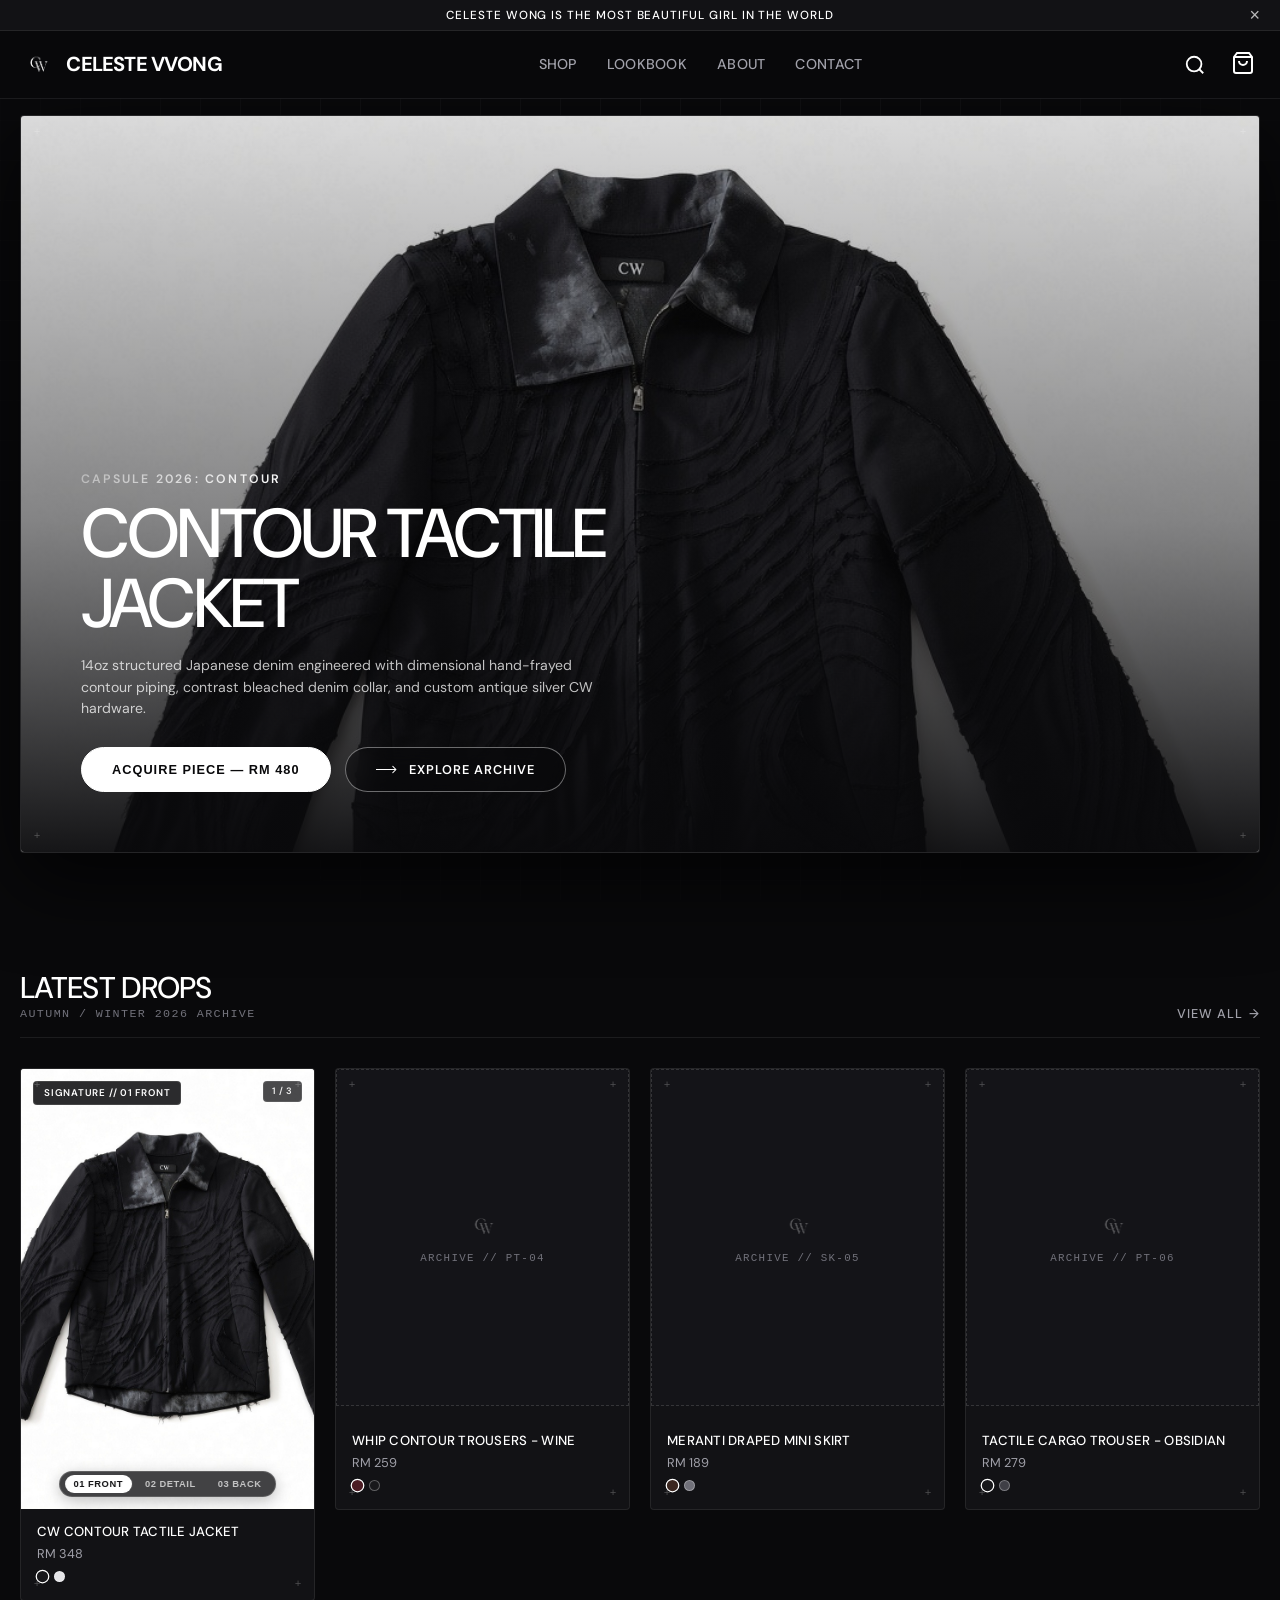
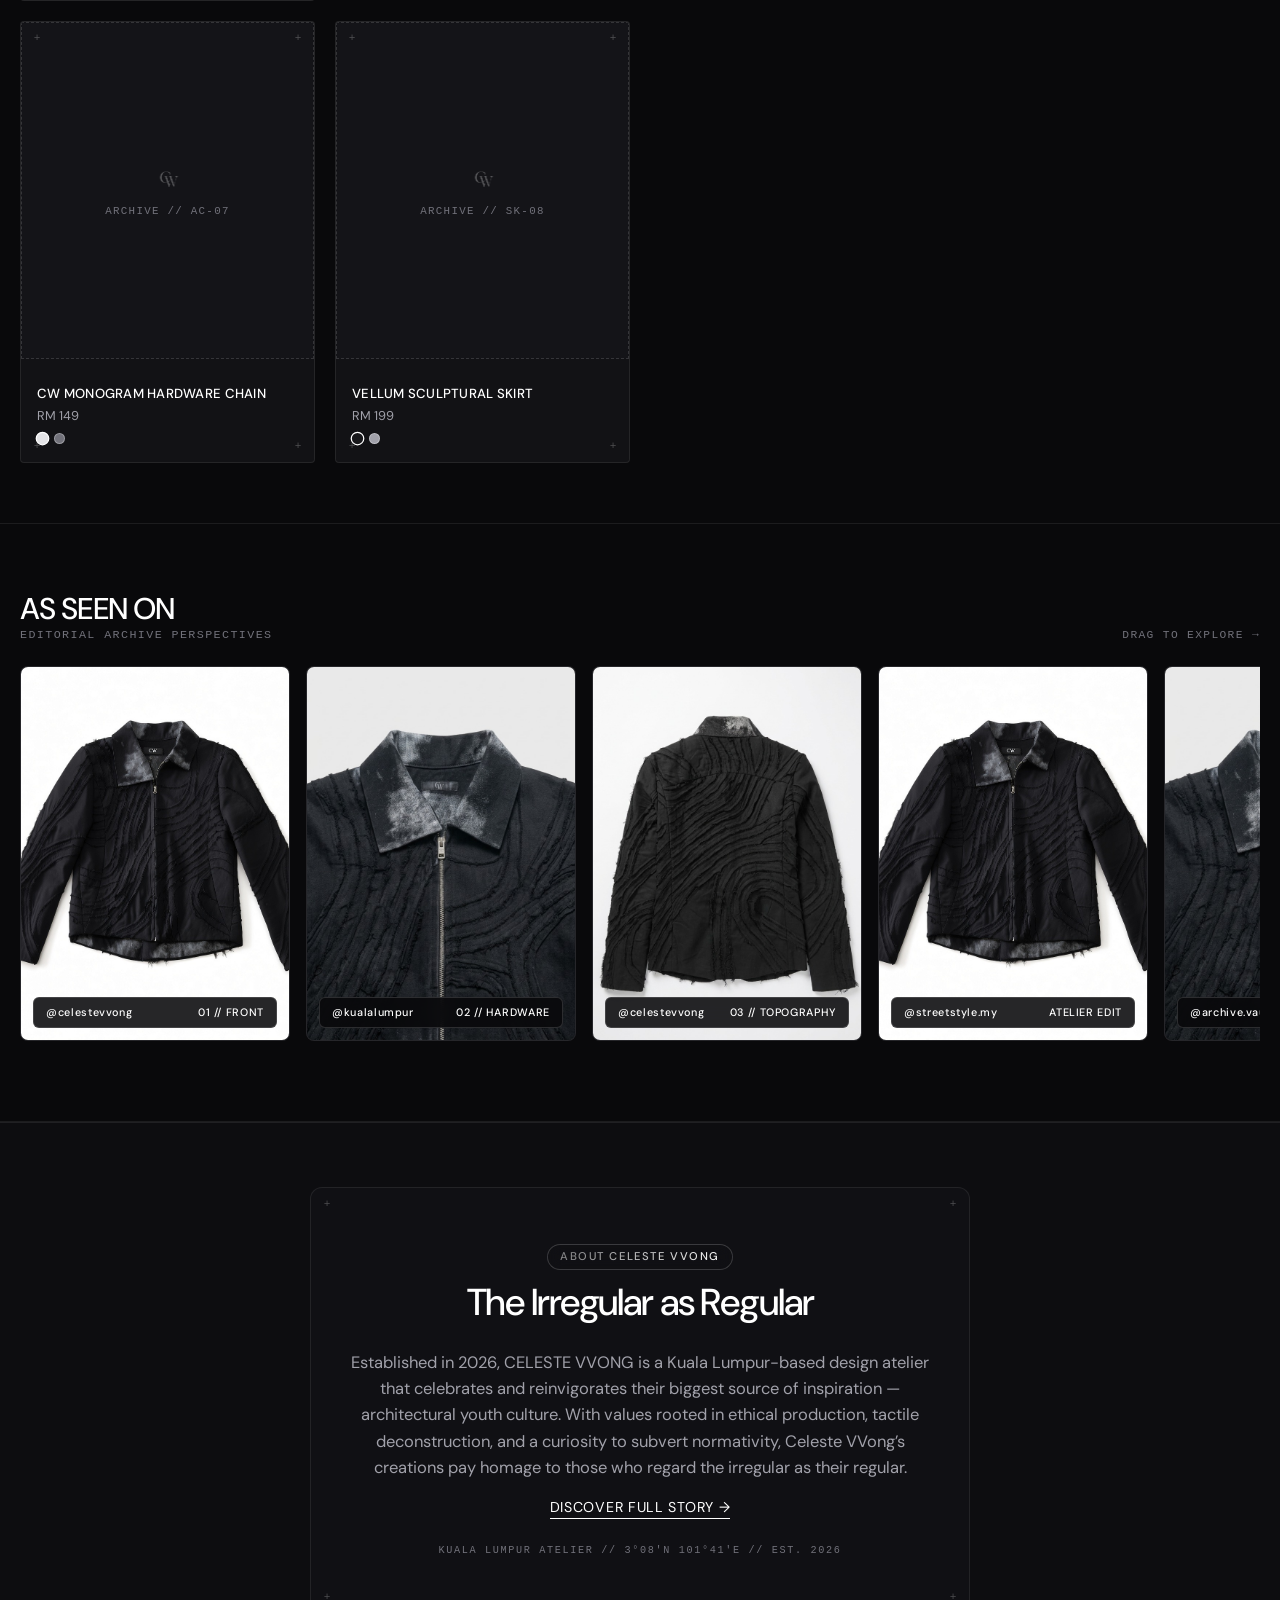
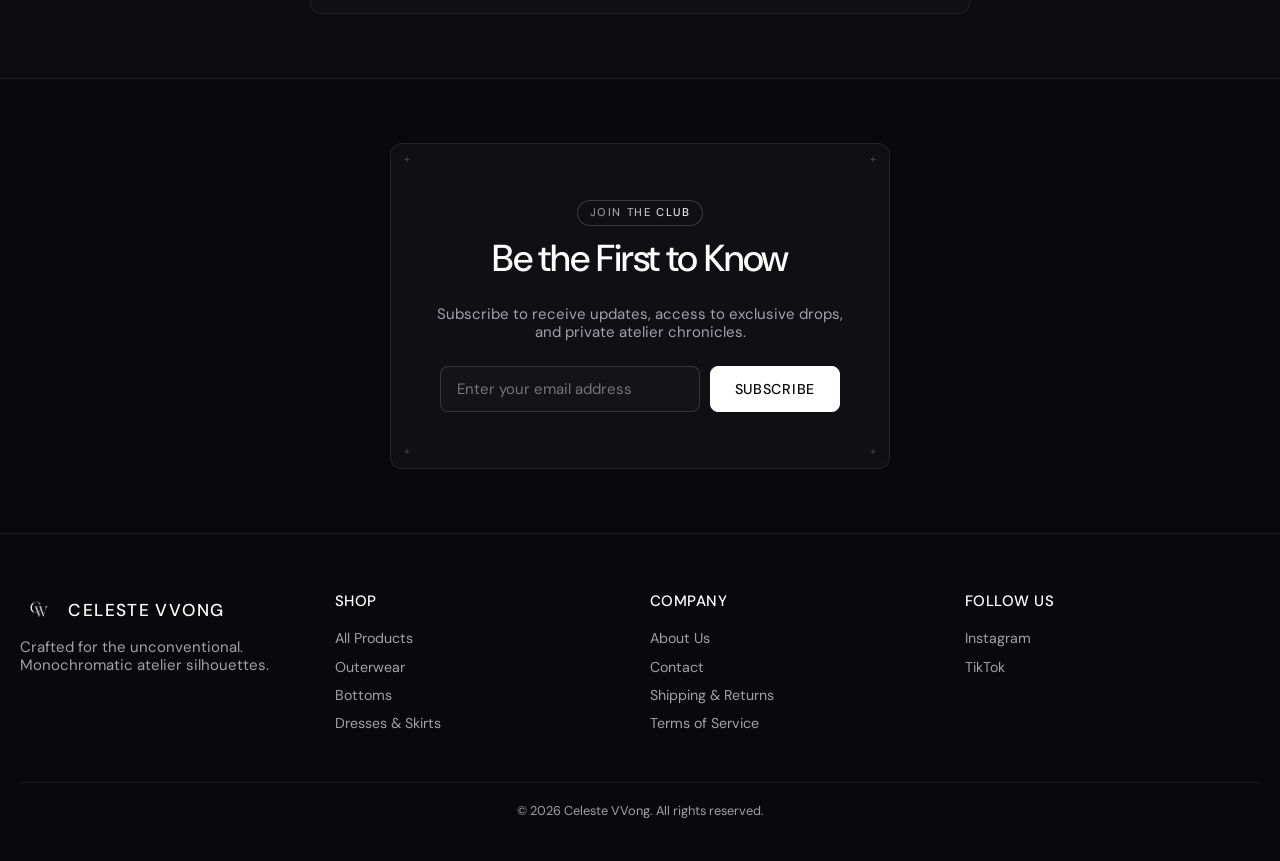
<file: index.html>
<!DOCTYPE html>
<html lang="en">
<head>
    <meta charset="UTF-8">
    <meta name="viewport" content="width=device-width, initial-scale=1.0">
    <title>Celeste VVong | Official Store</title>
    <!-- DM Sans Font from Google Fonts -->
    <link rel="preconnect" href="https://fonts.googleapis.com">
    <link rel="preconnect" href="https://fonts.gstatic.com" crossorigin>
    <link href="https://fonts.googleapis.com/css2?family=DM+Sans:wght@400;500;600&display=swap" rel="stylesheet">
    
    <!-- Link to external CSS file (DO NOT REMOVE) -->
    <link rel="stylesheet" href="css/style.css">
</head>
<body class="page-home bw-theme">

    <!-- ReactBits Interactive Backgrounds -->
    <canvas id="squares-canvas"></canvas>
    <div class="db-grid-background"></div>

    <!-- 
      ANNOUNCEMENT BAR
      EDIT: Change the text inside the span to update your current promotion or announcement.
    -->
    <div class="announcement-bar">
        <span>Celeste Wong is the most beautiful girl in the world</span>
        <button class="announcement-bar-close" aria-label="Close announcement">&times;</button>
    </div>

    <!-- 
      HEADER / NAVIGATION
      Sticky header containing the brand logo and main navigation links.
    -->
    <header class="site-header">
        <div class="header-container">
            <!-- Official Brand CW Logo -->
            <a href="index.html" class="logo">
                <img src="images/cw-logo-white.png" alt="CW Monogram Logo">
                <span>CELESTE VVONG</span>
            </a>

            <!-- Mobile hamburger menu button (visible only on small screens) -->
            <button class="mobile-menu-toggle" aria-label="Toggle menu">
                <span></span>
                <span></span>
                <span></span>
            </button>
            
            <nav class="main-nav">
                <ul>
                    <li><a href="shop.html">Shop</a></li>
                    <li><a href="lookbook.html">Lookbook</a></li>
                    <li><a href="about.html">About</a></li>
                    <li><a href="contact.html">Contact</a></li>
                </ul>
            </nav>

            <div class="header-actions">
                <!-- Search Icon -->
                <button class="search-toggle icon" aria-label="Search" style="background: none; border: none; color: #ffffff; cursor: pointer; display: flex; align-items: center; padding: 5px;">
                    <svg width="22" height="22" viewBox="0 0 24 24" fill="none" stroke="currentColor" stroke-width="2">
                        <circle cx="11" cy="11" r="8"></circle>
                        <line x1="21" y1="21" x2="16.65" y2="16.65"></line>
                    </svg>
                </button>
                <!-- Cart Icon with reactive count badge -->
                <button class="cart-toggle" aria-label="Open cart" style="position: relative;">
                    <svg width="24" height="24" viewBox="0 0 24 24" fill="none" stroke="currentColor" stroke-width="2">
                        <path d="M6 2L3 6v14a2 2 0 0 0 2 2h14a2 2 0 0 0 2-2V6l-3-4z"></path>
                        <line x1="3" y1="6" x2="21" y2="6"></line>
                        <path d="M16 10a4 4 0 0 1-8 0"></path>
                    </svg>
                    <span class="cart-count-badge" style="display: none; position: absolute; top: -6px; right: -8px; background: #fff; color: #09090b; font-size: 10px; width: 18px; height: 18px; border-radius: 50%; align-items: center; justify-content: center; font-weight: bold;">0</span>
                </button>
            </div>
        </div>
    </header>

    <main>
        <!-- ==========================================
             1. GHOSTBOY FULL-BLEED HERO CAMPAIGN BANNER
             ========================================== -->
        <section class="gb-hero-section">
            <div class="gb-hero-card spotlight-card">
                <div class="corner-crosshair corner-tl">+</div>
                <div class="corner-crosshair corner-tr">+</div>
                <div class="corner-crosshair corner-bl">+</div>
                <div class="corner-crosshair corner-br">+</div>
                <img class="gb-hero-bg-media" src="images/cw-jacket-front.jpg" alt="Celeste VVong Contour Tactile Jacket">
                <div class="gb-hero-gradient-overlay"></div>
                <div class="gb-hero-content">
                    <span class="gb-hero-capsule shiny-text">CAPSULE 2026: CONTOUR</span>
                    <h1 class="gb-hero-title">CONTOUR TACTILE JACKET</h1>
                    <p class="gb-hero-desc">
                        14oz structured Japanese denim engineered with dimensional hand-frayed contour piping, contrast bleached denim collar, and custom antique silver CW hardware.
                    </p>
                    <div class="gb-hero-actions">
                        <button class="gb-hero-btn gb-hero-btn--white quickview-trigger" data-quickview-img="images/cw-jacket-front.jpg">
                            <span>ACQUIRE PIECE — RM 480</span>
                        </button>
                        <a href="shop.html" class="gb-hero-btn">
                            <span class="button__icon"><svg width="21" height="9" viewBox="0 0 21 9" fill="none"><path d="M20.354 4.854a.5.5 0 0 0 0-.708L17.172.964a.5.5 0 1 0-.707.708L19.293 4.5l-2.828 2.828a.5.5 0 1 0 .707.708l3.182-3.182ZM0 5h20V4H0v1Z" fill="#fff"/></svg></span>
                            <span class="button__text">EXPLORE ARCHIVE</span>
                        </a>
                    </div>
                </div>
            </div>
        </section>

        <!-- ==========================================
             2. GHOSTBOY FEATURED COLLECTION (2:3 PORTRAIT CARDS)
             ========================================== -->
        <section class="gb-collection-section">
            <div class="container">
                <div class="gb-section-header">
                    <div>
                        <h2 class="gb-section-title">LATEST DROPS</h2>
                        <span style="font-size: 0.78rem; color: #71717a; letter-spacing: 0.12em; text-transform: uppercase; font-family: ui-monospace, monospace;">AUTUMN / WINTER 2026 ARCHIVE</span>
                    </div>
                    <a href="shop.html" class="gb-view-all-link">
                        <span>View all</span>
                        <span>&rarr;</span>
                    </a>
                </div>

                <div class="gb-product-grid">
                    <!-- UNIFIED PIECE: CW CONTOUR TACTILE JACKET (3 VIEWS COMBINED) -->
                    <div class="gb-product-card spotlight-card multi-angle-card" data-current-angle="0">
                        <div class="corner-crosshair corner-tl">+</div>
                        <div class="corner-crosshair corner-tr">+</div>
                        <div class="corner-crosshair corner-bl">+</div>
                        <div class="corner-crosshair corner-br">+</div>
                        <div class="gb-product-media">
                            <span class="gb-badge-overlay card-angle-badge">SIGNATURE // 01 FRONT</span>
                            <span class="card-angle-counter">1 / 3</span>
                            <a href="tops.html" class="card-main-link" aria-label="View CW Contour Tactile Jacket">
                                <div class="card-images-slider">
                                    <img class="angle-img is-active" src="images/cw-jacket-front.jpg" alt="CW Contour Tactile Jacket - Front View" data-angle-index="0" data-label="SIGNATURE // 01 FRONT">
                                    <img class="angle-img" src="images/cw-jacket-detail.jpg" alt="CW Contour Tactile Jacket - Atelier Detail" data-angle-index="1" data-label="ATELIER // 02 DETAIL">
                                    <img class="angle-img" src="images/cw-jacket-back.jpg" alt="CW Contour Tactile Jacket - Reverse Angle" data-angle-index="2" data-label="REVERSE // 03 BACK">
                                </div>
                            </a>
                            
                            <!-- Arrow Navigation -->
                            <button type="button" class="card-arrow-btn card-arrow-prev" aria-label="Previous image angle">&#10094;</button>
                            <button type="button" class="card-arrow-btn card-arrow-next" aria-label="Next image angle">&#10095;</button>

                            <!-- Minimalist Angle Selector Pills -->
                            <div class="card-angle-nav" aria-label="View angles">
                                <button type="button" class="angle-pill is-active" data-angle-index="0">01 FRONT</button>
                                <button type="button" class="angle-pill" data-angle-index="1">02 DETAIL</button>
                                <button type="button" class="angle-pill" data-angle-index="2">03 BACK</button>
                            </div>

                            <button class="gb-quick-action quickview-trigger" data-quickview-img="images/cw-jacket-front.jpg">Quick View</button>
                        </div>
                        <div class="gb-product-details">
                            <h3 class="gb-product-title"><a href="tops.html" style="color: inherit; text-decoration: none;">CW CONTOUR TACTILE JACKET</a></h3>
                            <p class="gb-product-price">RM 348</p>
                            <div class="gb-swatches">
                                <span class="gb-swatch-dot is-active" style="background: #18181b;" title="Obsidian Black"></span>
                                <span class="gb-swatch-dot" style="background: #e4e4e7;" title="Bleached Collar"></span>
                            </div>
                        </div>
                    </div>

                    <!-- PRODUCT 4: WHIP CONTOUR TROUSERS -->
                    <div class="gb-product-card spotlight-card">
                        <div class="corner-crosshair corner-tl">+</div>
                        <div class="corner-crosshair corner-tr">+</div>
                        <div class="corner-crosshair corner-bl">+</div>
                        <div class="corner-crosshair corner-br">+</div>
                        <div class="gb-product-media product-image-placeholder">
                            <img src="images/cw-logo-white.png" class="placeholder-monogram" alt="CW Monogram" style="width: 38px; height: auto;">
                            <span class="placeholder-code">ARCHIVE // PT-04</span>
                            <button class="gb-quick-action">Explore Specs</button>
                        </div>
                        <div class="gb-product-details">
                            <h3 class="gb-product-title">WHIP CONTOUR TROUSERS - WINE</h3>
                            <p class="gb-product-price">RM 259</p>
                            <div class="gb-swatches">
                                <span class="gb-swatch-dot is-active" style="background: #4c1d24;" title="Wine"></span>
                                <span class="gb-swatch-dot" style="background: #18181b;" title="Black"></span>
                            </div>
                        </div>
                    </div>

                    <!-- PRODUCT 5: MERANTI DRAPED MINI SKIRT -->
                    <div class="gb-product-card spotlight-card">
                        <div class="corner-crosshair corner-tl">+</div>
                        <div class="corner-crosshair corner-tr">+</div>
                        <div class="corner-crosshair corner-bl">+</div>
                        <div class="corner-crosshair corner-br">+</div>
                        <div class="gb-product-media product-image-placeholder">
                            <img src="images/cw-logo-white.png" class="placeholder-monogram" alt="CW Monogram" style="width: 38px; height: auto;">
                            <span class="placeholder-code">ARCHIVE // SK-05</span>
                            <button class="gb-quick-action">Explore Specs</button>
                        </div>
                        <div class="gb-product-details">
                            <h3 class="gb-product-title">MERANTI DRAPED MINI SKIRT</h3>
                            <p class="gb-product-price">RM 189</p>
                            <div class="gb-swatches">
                                <span class="gb-swatch-dot is-active" style="background: #3b2720;" title="Mahogany"></span>
                                <span class="gb-swatch-dot" style="background: #71717a;" title="Stone"></span>
                            </div>
                        </div>
                    </div>

                    <!-- PRODUCT 6: TACTILE CARGO TROUSER -->
                    <div class="gb-product-card spotlight-card">
                        <div class="corner-crosshair corner-tl">+</div>
                        <div class="corner-crosshair corner-tr">+</div>
                        <div class="corner-crosshair corner-bl">+</div>
                        <div class="corner-crosshair corner-br">+</div>
                        <div class="gb-product-media product-image-placeholder">
                            <img src="images/cw-logo-white.png" class="placeholder-monogram" alt="CW Monogram" style="width: 38px; height: auto;">
                            <span class="placeholder-code">ARCHIVE // PT-06</span>
                            <button class="gb-quick-action">Explore Specs</button>
                        </div>
                        <div class="gb-product-details">
                            <h3 class="gb-product-title">TACTILE CARGO TROUSER - OBSIDIAN</h3>
                            <p class="gb-product-price">RM 279</p>
                            <div class="gb-swatches">
                                <span class="gb-swatch-dot is-active" style="background: #18181b;" title="Obsidian"></span>
                                <span class="gb-swatch-dot" style="background: #3f3f46;" title="Clay"></span>
                            </div>
                        </div>
                    </div>

                    <!-- PRODUCT 7: CW MONOGRAM HARDWARE CHAIN -->
                    <div class="gb-product-card spotlight-card">
                        <div class="corner-crosshair corner-tl">+</div>
                        <div class="corner-crosshair corner-tr">+</div>
                        <div class="corner-crosshair corner-bl">+</div>
                        <div class="corner-crosshair corner-br">+</div>
                        <div class="gb-product-media product-image-placeholder">
                            <img src="images/cw-logo-white.png" class="placeholder-monogram" alt="CW Monogram" style="width: 38px; height: auto;">
                            <span class="placeholder-code">ARCHIVE // AC-07</span>
                            <button class="gb-quick-action">Explore Specs</button>
                        </div>
                        <div class="gb-product-details">
                            <h3 class="gb-product-title">CW MONOGRAM HARDWARE CHAIN</h3>
                            <p class="gb-product-price">RM 149</p>
                            <div class="gb-swatches">
                                <span class="gb-swatch-dot is-active" style="background: #e4e4e7;" title="Silver"></span>
                                <span class="gb-swatch-dot" style="background: #71717a;" title="Chrome"></span>
                            </div>
                        </div>
                    </div>

                    <!-- PRODUCT 8: VELLUM SCULPTURAL SKIRT -->
                    <div class="gb-product-card spotlight-card">
                        <div class="corner-crosshair corner-tl">+</div>
                        <div class="corner-crosshair corner-tr">+</div>
                        <div class="corner-crosshair corner-bl">+</div>
                        <div class="corner-crosshair corner-br">+</div>
                        <div class="gb-product-media product-image-placeholder">
                            <img src="images/cw-logo-white.png" class="placeholder-monogram" alt="CW Monogram" style="width: 38px; height: auto;">
                            <span class="placeholder-code">ARCHIVE // SK-08</span>
                            <button class="gb-quick-action">Explore Specs</button>
                        </div>
                        <div class="gb-product-details">
                            <h3 class="gb-product-title">VELLUM SCULPTURAL SKIRT</h3>
                            <p class="gb-product-price">RM 199</p>
                            <div class="gb-swatches">
                                <span class="gb-swatch-dot is-active" style="background: #18181b;" title="Black"></span>
                                <span class="gb-swatch-dot" style="background: #a1a1aa;" title="Fog"></span>
                            </div>
                        </div>
                    </div>
                </div>
            </div>
        </section>

        <!-- ==========================================
             3. GHOSTBOY ICONIC "AS SEEN ON" LOOKBOOK SCROLLER
             ========================================== -->
        <section class="as-seen-on-section">
            <div class="container">
                <div class="as-seen-on-header">
                    <div>
                        <h2 class="as-seen-on-title">AS SEEN ON</h2>
                        <span style="font-size: 0.78rem; color: #71717a; letter-spacing: 0.12em; text-transform: uppercase; font-family: ui-monospace, monospace;">EDITORIAL ARCHIVE PERSPECTIVES</span>
                    </div>
                    <span class="as-seen-on-scroll-hint">DRAG TO EXPLORE &rarr;</span>
                </div>

                <div class="as-seen-on-track-wrapper" id="as-seen-on-scroller">
                    <div class="as-seen-on-track">
                        <!-- Card 1 -->
                        <div class="as-seen-on-card quickview-trigger" data-quickview-img="images/cw-jacket-front.jpg">
                            <img src="images/cw-jacket-front.jpg" alt="Contour Jacket Lookbook">
                            <div class="as-seen-on-tag">
                                <span>@celestevvong</span>
                                <span>01 // FRONT</span>
                            </div>
                        </div>

                        <!-- Card 2 -->
                        <div class="as-seen-on-card quickview-trigger" data-quickview-img="images/cw-jacket-detail.jpg">
                            <img src="images/cw-jacket-detail.jpg" alt="Hardware Macro Lookbook">
                            <div class="as-seen-on-tag">
                                <span>@kualalumpur</span>
                                <span>02 // HARDWARE</span>
                            </div>
                        </div>

                        <!-- Card 3 -->
                        <div class="as-seen-on-card quickview-trigger" data-quickview-img="images/cw-jacket-back.jpg">
                            <img src="images/cw-jacket-back.jpg" alt="Reverse Topography Lookbook">
                            <div class="as-seen-on-tag">
                                <span>@celestevvong</span>
                                <span>03 // TOPOGRAPHY</span>
                            </div>
                        </div>

                        <!-- Card 4 -->
                        <div class="as-seen-on-card quickview-trigger" data-quickview-img="images/cw-jacket-front.jpg">
                            <img src="images/cw-jacket-front.jpg" alt="Street Fit Contour Jacket">
                            <div class="as-seen-on-tag">
                                <span>@streetstyle.my</span>
                                <span>ATELIER EDIT</span>
                            </div>
                        </div>

                        <!-- Card 5 -->
                        <div class="as-seen-on-card quickview-trigger" data-quickview-img="images/cw-jacket-detail.jpg">
                            <img src="images/cw-jacket-detail.jpg" alt="Engraved Zip Pull Fit">
                            <div class="as-seen-on-tag">
                                <span>@archive.vault</span>
                                <span>CW MONOGRAM</span>
                            </div>
                        </div>

                        <!-- Card 6 -->
                        <div class="as-seen-on-card quickview-trigger" data-quickview-img="images/cw-jacket-back.jpg">
                            <img src="images/cw-jacket-back.jpg" alt="Scapula Cord Fit">
                            <div class="as-seen-on-tag">
                                <span>@fashion.study</span>
                                <span>FW26 ARCHIVE</span>
                            </div>
                        </div>
                    </div>
                </div>
            </div>
        </section>

        <!-- ==========================================
             4. GHOSTBOY SIGNATURE BRAND MANIFESTO
             ========================================== -->
        <section class="brand-story">
            <div class="container container-narrow">
                <div class="brand-story-inner spotlight-card">
                    <div class="corner-crosshair corner-tl">+</div>
                    <div class="corner-crosshair corner-tr">+</div>
                    <div class="corner-crosshair corner-bl">+</div>
                    <div class="corner-crosshair corner-br">+</div>
                    <span class="editorial-badge shiny-text" style="margin-bottom: 14px; display: inline-block;">ABOUT CELESTE VVONG</span>
                    <h2 style="letter-spacing: -0.03em;">The Irregular as Regular</h2>
                    <p>
                        Established in 2026, CELESTE VVONG is a Kuala Lumpur-based design atelier that celebrates and reinvigorates their biggest source of inspiration — architectural youth culture. With values rooted in ethical production, tactile deconstruction, and a curiosity to subvert normativity, Celeste VVong’s creations pay homage to those who regard the irregular as their regular.
                    </p>
                    <a href="about.html" class="link-underline">Discover Full Story &rarr;</a>
                    <div style="font-family: ui-monospace, monospace; font-size: 0.68rem; color: #71717a; letter-spacing: 0.16em; margin-top: 26px; text-transform: uppercase;">
                        KUALA LUMPUR ATELIER // 3°08'N 101°41'E // EST. 2026
                    </div>
                </div>
            </div>
        </section>

        <!-- ==========================================
             5. GHOSTBOY NEWSLETTER / CLUB INVITATION
             ========================================== -->
        <section class="newsletter-section">
            <div class="container">
                <div class="newsletter-content spotlight-card">
                    <div class="corner-crosshair corner-tl">+</div>
                    <div class="corner-crosshair corner-tr">+</div>
                    <div class="corner-crosshair corner-bl">+</div>
                    <div class="corner-crosshair corner-br">+</div>
                    <span class="editorial-badge shiny-text" style="margin-bottom: 14px; display: inline-block;">JOIN THE CLUB</span>
                    <h2 style="letter-spacing: -0.03em;">Be the First to Know</h2>
                    <p>Subscribe to receive updates, access to exclusive drops, and private atelier chronicles.</p>
                    <form action="#" method="POST" class="newsletter-form">
                        <input type="email" name="email" placeholder="Enter your email address" required>
                        <button type="submit" class="btn btn-primary" style="border-radius: 8px;">Subscribe</button>
                    </form>
                </div>
            </div>
        </section>
    </main>

    <!-- 
      FOOTER SECTION
    -->
    <footer class="site-footer">
        <div class="container">
            <div class="footer-grid">
                <div class="footer-brand">
                    <div style="display: flex; align-items: center; gap: 12px; margin-bottom: 12px;">
                        <img src="images/cw-logo-white.png" alt="CW Monogram Logo" style="height: 32px; width: auto; object-fit: contain;">
                        <h3 style="margin: 0; font-size: 1.15rem; letter-spacing: 0.08em;">CELESTE VVONG</h3>
                    </div>
                    <p>Crafted for the unconventional. Monochromatic atelier silhouettes.</p>
                </div>
                
                <div class="footer-links">
                    <h4>Shop</h4>
                    <ul>
                        <li><a href="shop.html">All Products</a></li>
                        <li><a href="shop.html">Outerwear</a></li>
                        <li><a href="#">Bottoms</a></li>
                        <li><a href="#">Dresses & Skirts</a></li>
                    </ul>
                </div>
                
                <div class="footer-links">
                    <h4>Company</h4>
                    <ul>
                        <li><a href="about.html">About Us</a></li>
                        <li><a href="contact.html">Contact</a></li>
                        <li><a href="#">Shipping & Returns</a></li>
                        <li><a href="#">Terms of Service</a></li>
                    </ul>
                </div>
                
                <div class="footer-social">
                    <h4>Follow Us</h4>
                    <ul>
                        <!-- EDIT: Replace # with your actual social media URLs -->
                        <li><a href="https://www.instagram.com/celestevvong/" target="_blank">Instagram</a></li>
                        <li><a href="#" target="_blank">TikTok</a></li>
                    </ul>
                </div>
            </div>
            
            <div class="footer-bottom">
                <p>&copy; 2026 Celeste VVong. All rights reserved.</p>
            </div>
        </div>
    </footer>

    <!-- ==========================================
         PRODUCT QUICK VIEW MODAL
         ========================================== -->
    <div class="quickview-modal-backdrop" aria-hidden="true">
        <div class="quickview-modal-dialog">
            <button class="quickview-close-btn" aria-label="Close modal">&times;</button>
            <div class="quickview-gallery">
                <div class="quickview-main-image">
                    <img id="qv-main-img" src="images/cw-jacket-front.jpg" alt="Quick view jacket image">
                </div>
                <div class="quickview-thumbs">
                    <div class="quickview-thumb is-active" data-src="images/cw-jacket-front.jpg">
                        <img src="images/cw-jacket-front.jpg" alt="Front view">
                    </div>
                    <div class="quickview-thumb" data-src="images/cw-jacket-detail.jpg">
                        <img src="images/cw-jacket-detail.jpg" alt="Detail view">
                    </div>
                    <div class="quickview-thumb" data-src="images/cw-jacket-back.jpg">
                        <img src="images/cw-jacket-back.jpg" alt="Back view">
                    </div>
                </div>
            </div>
            <div class="quickview-details">
                <span class="quickview-edition">AUTUMN / WINTER 2026 ARCHIVE</span>
                <h2 class="quickview-title">CW CONTOUR TACTILE JACKET</h2>
                <div class="quickview-price">RM 348</div>
                <p class="quickview-desc">
                    Boxy cropped workwear silhouette engineered from 14oz structured cotton canvas. Features custom tactile 3D contour piping, acid-distressed contrast collar & hem facing, and bespoke antiqued silver CW hardware.
                </p>
                <div class="quickview-options">
                    <div class="quickview-options-title">Select Size:</div>
                    <div class="size-pill-group">
                        <button class="size-pill" type="button">S</button>
                        <button class="size-pill is-selected" type="button">M</button>
                        <button class="size-pill" type="button">L</button>
                        <button class="size-pill" type="button">XL</button>
                    </div>
                </div>
                <button class="quickview-cta-btn" type="button">Add to Bag — RM 348</button>
                <a href="tops.html" class="quickview-extra-link">View Full Piece &rarr;</a>
            </div>
        </div>
    </div>

    <!-- Link to external JS file (DO NOT REMOVE) -->
    <script src="js/main.js?v=2.1"></script>
</body>
</html>
</file>
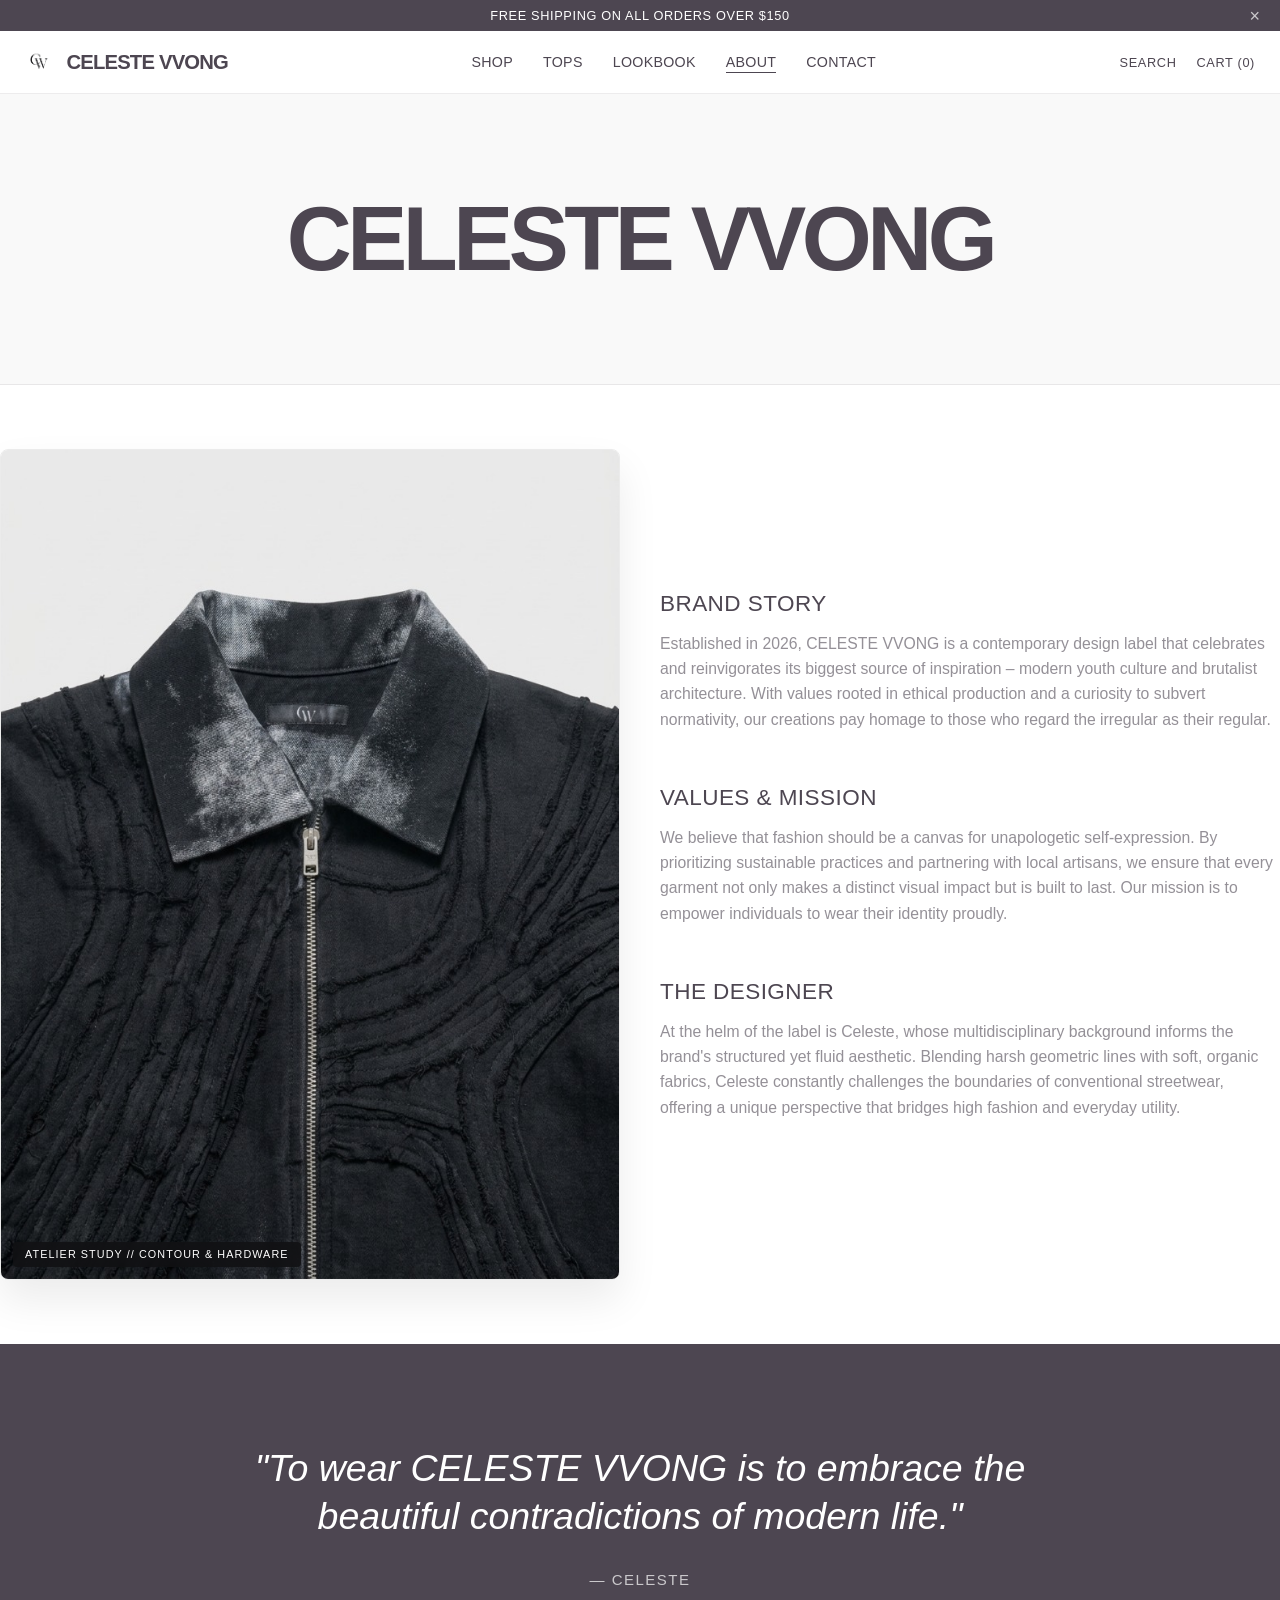
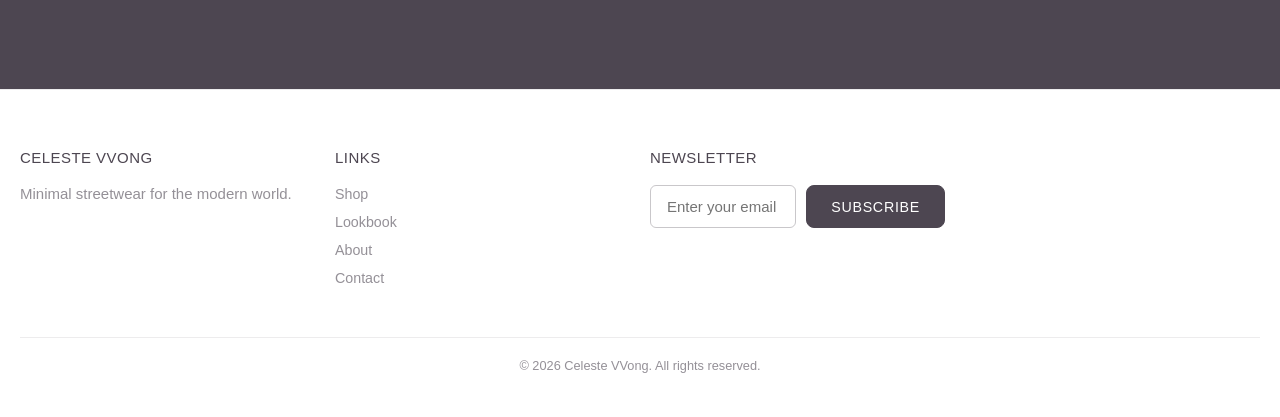
<file: about.html>
<!DOCTYPE html>
<html lang="en">

<head>
    <meta charset="UTF-8">
    <meta name="viewport" content="width=device-width, initial-scale=1.0">
    <title>About - Celeste VVong</title>
    <!-- Link to external stylesheet -->
    <link rel="stylesheet" href="css/style.css">
    <!-- Inline styles specifically for the about page to maintain the clean, minimal aesthetic -->
    <style>
        .about-hero {
            padding: 100px 20px;
            text-align: center;
            background-color: #f9f9f9;
            border-bottom: 1px solid var(--border-color);
        }

        .about-hero h1 {
            font-size: clamp(3rem, 8vw, 6rem);
            font-weight: 700;
            letter-spacing: -0.05em;
            text-transform: uppercase;
            margin: 0;
            color: var(--text-primary);
        }

        .image-placeholder {
            width: 100%;
            aspect-ratio: 3/4;
            background-color: #eeeeee;
            display: flex;
            align-items: center;
            justify-content: center;
            color: var(--text-secondary);
            font-size: 0.9rem;
            letter-spacing: 0.05em;
            text-transform: uppercase;
            text-align: center;
            padding: 20px;
        }

        .about-text-content {
            padding: 20px 0;
            display: flex;
            flex-direction: column;
            gap: 40px;
        }

        .about-section-block h2 {
            font-size: 1.5rem;
            margin-bottom: 15px;
            text-transform: uppercase;
            letter-spacing: 0.02em;
        }

        .about-section-block p {
            font-size: 1.05rem;
            line-height: 1.6;
            color: var(--text-secondary);
        }

        .quote-section {
            padding: 100px 20px;
            text-align: center;
            background-color: var(--text-primary);
            color: var(--bg-color);
        }

        .quote-section blockquote {
            font-size: clamp(1.5rem, 4vw, 2.5rem);
            font-style: italic;
            max-width: 900px;
            margin: 0 auto 30px;
            line-height: 1.3;
            font-weight: 400;
        }

        .quote-section cite {
            font-size: 1rem;
            text-transform: uppercase;
            letter-spacing: 0.1em;
            color: rgba(255, 255, 255, 0.7);
            font-style: normal;
        }
    </style>
</head>

<body class="page-about">
    <!-- Announcement Bar -->
    <div class="announcement-bar">
        <span>FREE SHIPPING ON ALL ORDERS OVER $150</span>
        <button class="announcement-bar-close" aria-label="Close announcement">&times;</button>
    </div>

    <!-- Header / Navigation -->
    <header class="site-header">
        <div class="header-container">
            <a href="index.html" class="logo">
                <img src="images/cw-logo-black.png" alt="CW Monogram Logo">
                <span>CELESTE VVONG</span>
            </a>

            <button class="mobile-menu-toggle" aria-label="Toggle menu">
                <span></span>
                <span></span>
                <span></span>
            </button>

            <nav class="main-nav">
                <ul>
                    <li><a href="shop.html">Shop</a></li>
                    <li><a href="tops.html">Tops</a></li>
                    <li><a href="lookbook.html">Lookbook</a></li>
                    <li><a href="about.html" class="active">About</a></li>
                    <li><a href="contact.html">Contact</a></li>
                </ul>
            </nav>
            <div class="header-actions">
                <a href="#" class="icon search-toggle" aria-label="Search">Search</a>
                <a href="#" class="icon cart-toggle" aria-label="Open cart">Cart (0)</a>
            </div>
        </div>
    </header>

    <!-- Main Content -->
    <main>
        <!-- Hero Section with Large Brand Name -->
        <section class="about-hero">
            <!-- PLACEHOLDER: You can add a background image to .about-hero if desired -->
            <h1>CELESTE VVONG</h1>
        </section>

        <!-- About Content Section -->
        <!-- Uses container class from style.css for max-width and centering -->
        <section class="section container">
            <!-- .about-content relies on style.css (.page-about .about-content) for the two-column grid -->
            <div class="about-content">

                <!-- Left Column: Atelier Detail Image Area -->
                <div class="about-image-column">
                    <div
                        style="position: relative; border-radius: 8px; overflow: hidden; box-shadow: 0 20px 40px rgba(0,0,0,0.08); border: 1px solid rgba(0,0,0,0.08);">
                        <img src="images/cw-jacket-detail.jpg" alt="Celeste VVong Atelier Craft and Distressed Contour"
                            style="width: 100%; height: auto; display: block;">
                        <div
                            style="position: absolute; bottom: 12px; left: 12px; background: rgba(17,17,19,0.85); backdrop-filter: blur(8px); color: #fff; font-size: 0.72rem; letter-spacing: 0.1em; text-transform: uppercase; padding: 6px 12px; border-radius: 4px;">
                            ATELIER STUDY // CONTOUR & HARDWARE
                        </div>
                    </div>
                </div>

                <!-- Right Column: Text Content -->
                <div class="about-text-content">

                    <!-- Brand Story Section -->
                    <div class="about-section-block">
                        <h2>Brand Story</h2>
                        <!-- PLACEHOLDER: Update text with your actual brand story -->
                        <p>Established in 2026, CELESTE VVONG is a contemporary design label that celebrates and
                            reinvigorates its biggest source of inspiration – modern youth culture and brutalist
                            architecture. With values rooted in ethical production and a curiosity to subvert
                            normativity, our creations pay homage to those who regard the irregular as their regular.
                        </p>
                    </div>

                    <!-- Values / Mission Section -->
                    <div class="about-section-block">
                        <h2>Values & Mission</h2>
                        <!-- PLACEHOLDER: Update text with your actual mission/values -->
                        <p>We believe that fashion should be a canvas for unapologetic self-expression. By prioritizing
                            sustainable practices and partnering with local artisans, we ensure that every garment not
                            only makes a distinct visual impact but is built to last. Our mission is to empower
                            individuals to wear their identity proudly.</p>
                    </div>

                    <!-- The Designer Section -->
                    <div class="about-section-block">
                        <h2>The Designer</h2>
                        <!-- PLACEHOLDER: Update text with the designer's background -->
                        <p>At the helm of the label is Celeste, whose multidisciplinary background informs the brand's
                            structured yet fluid aesthetic. Blending harsh geometric lines with soft, organic fabrics,
                            Celeste constantly challenges the boundaries of conventional streetwear, offering a unique
                            perspective that bridges high fashion and everyday utility.</p>
                    </div>

                </div>
            </div>
        </section>

        <!-- Quote / Highlight Section -->
        <section class="quote-section">
            <div class="container">
                <!-- PLACEHOLDER: Update quote text -->
                <blockquote>
                    "To wear CELESTE VVONG is to embrace the beautiful contradictions of modern life."
                </blockquote>
                <!-- PLACEHOLDER: Update citation text -->
                <cite>&mdash; Celeste</cite>
            </div>
        </section>
    </main>

    <!-- Footer -->
    <footer class="site-footer">
        <div class="container">
            <div class="footer-grid">
                <div class="footer-column">
                    <h4>Celeste VVong</h4>
                    <p>Minimal streetwear for the modern world.</p>
                </div>
                <div class="footer-column">
                    <h4>Links</h4>
                    <ul>
                        <li><a href="shop.html">Shop</a></li>
                        <li><a href="lookbook.html">Lookbook</a></li>
                        <li><a href="about.html">About</a></li>
                        <li><a href="contact.html">Contact</a></li>
                    </ul>
                </div>
                <div class="footer-column">
                    <h4>Newsletter</h4>
                    <form class="newsletter-form" action="#" method="POST">
                        <input type="email" placeholder="Enter your email" required>
                        <button type="submit" class="btn btn-primary">Subscribe</button>
                    </form>
                </div>
            </div>
            <div class="footer-bottom">
                <p>&copy; 2026 Celeste VVong. All rights reserved.</p>
            </div>
        </div>
    </footer>

    <!-- Link to external JavaScript -->
    <script src="js/main.js"></script>
</body>

</html>
</file>
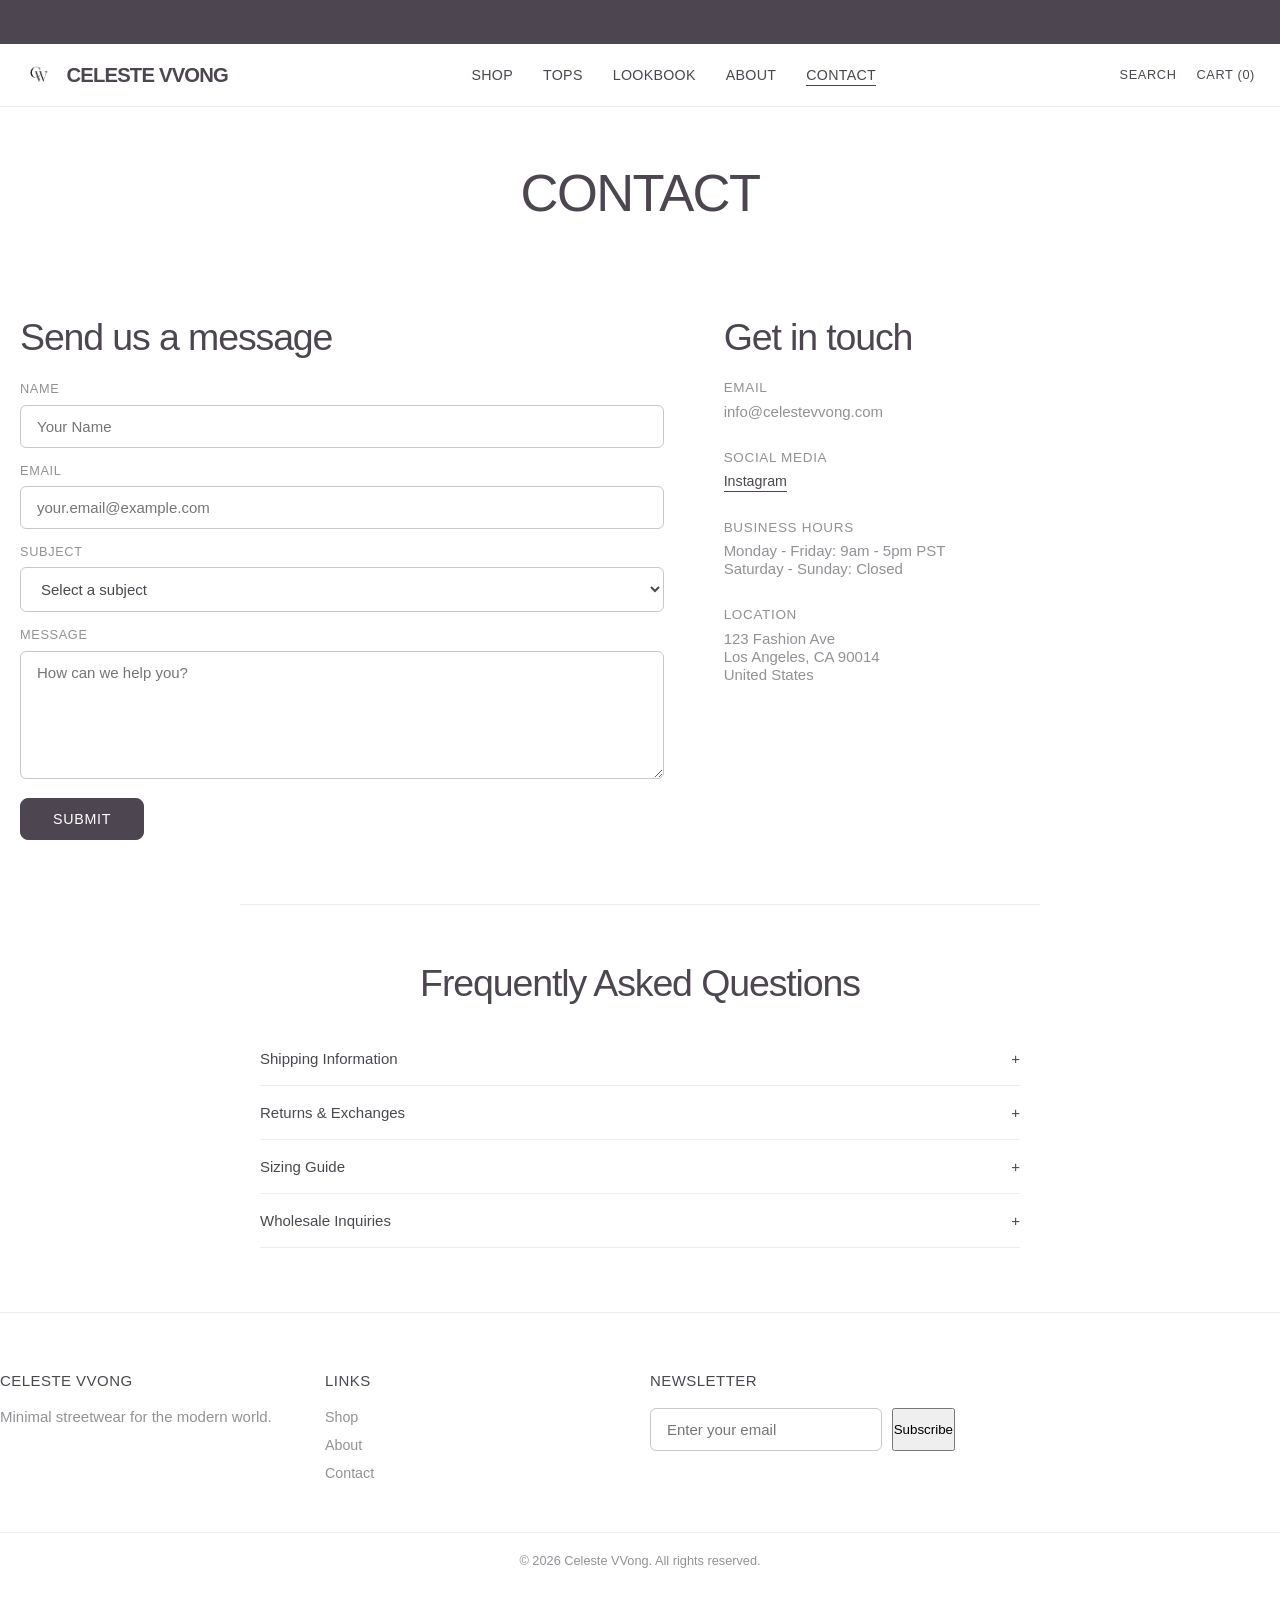
<file: contact.html>
<!DOCTYPE html>
<html lang="en">
<head>
    <meta charset="UTF-8">
    <meta name="viewport" content="width=device-width, initial-scale=1.0">
    <title>Contact - Celeste VVong</title>
    <!-- Link to external stylesheet -->
    <link rel="stylesheet" href="css/style.css">
</head>
<body>
    <!-- Announcement Bar -->
    <div class="announcement-bar">
        <!-- Placeholder: Update this text for promos, free shipping, etc. -->
        <p>FREE SHIPPING ON ALL ORDERS OVER $150</p>
    </div>

    <!-- Header / Navigation -->
    <header class="site-header">
        <div class="nav-container">
            <div class="logo">
                <a href="index.html" style="display: inline-flex; align-items: center; gap: 10px;">
                    <img src="images/cw-logo-black.png" alt="CW Monogram Logo" style="height: 32px; width: auto;">
                    <span>CELESTE VVONG</span>
                </a>
            </div>
            <nav class="main-nav">
                <ul>
                    <li><a href="shop.html">Shop</a></li>
                    <li><a href="tops.html">Tops</a></li>
                    <li><a href="lookbook.html">Lookbook</a></li>
                    <li><a href="about.html">About</a></li>
                    <li><a href="contact.html" class="active">Contact</a></li>
                </ul>
            </nav>
            <div class="header-icons">
                <a href="#" class="icon search-toggle" aria-label="Search">Search</a>
                <a href="#" class="icon cart-toggle" aria-label="Open cart">Cart (0)</a>
            </div>
        </div>
    </header>

    <!-- Main Content -->
    <main class="contact-page">
        <!-- Page Title -->
        <section class="page-header">
            <h1>CONTACT</h1>
        </section>

        <!-- Contact Section: Two Columns (form and info) -->
        <section class="contact-container">
            <!-- Left Column: Contact Form -->
            <div class="contact-form-column">
                <h2>Send us a message</h2>
                <!-- Placeholder action URL -->
                <form id="contact-form" action="#" method="POST">
                    <div class="form-group">
                        <label for="name">Name</label>
                        <input type="text" id="name" name="name" required placeholder="Your Name">
                    </div>
                    
                    <div class="form-group">
                        <label for="email">Email</label>
                        <input type="email" id="email" name="email" required placeholder="your.email@example.com">
                    </div>

                    <div class="form-group">
                        <label for="subject">Subject</label>
                        <select id="subject" name="subject" required>
                            <option value="" disabled selected>Select a subject</option>
                            <option value="general">General Inquiry</option>
                            <option value="wholesale">Wholesale</option>
                            <option value="collab">Collaboration</option>
                            <option value="press">Press</option>
                            <option value="other">Other</option>
                        </select>
                    </div>

                    <div class="form-group">
                        <label for="message">Message</label>
                        <textarea id="message" name="message" rows="6" required placeholder="How can we help you?"></textarea>
                    </div>

                    <button type="submit" class="btn-submit">Submit</button>
                </form>
            </div>

            <!-- Right Column: Contact Information -->
            <div class="contact-info-column">
                <h2>Get in touch</h2>
                
                <div class="info-block">
                    <h3>Email</h3>
                    <!-- Placeholder Email -->
                    <p><a href="mailto:info@celestevvong.com">info@celestevvong.com</a></p>
                </div>

                <div class="info-block">
                    <h3>Social Media</h3>
                    <ul class="social-links">
                        <!-- Placeholder Social Links -->
                        <li><a href="https://www.instagram.com/celestevvong/" target="_blank" rel="noopener noreferrer">Instagram</a></li>
                    </ul>
                </div>

                <div class="info-block">
                    <h3>Business Hours</h3>
                    <!-- Placeholder Hours -->
                    <p>Monday - Friday: 9am - 5pm PST<br>Saturday - Sunday: Closed</p>
                </div>

                <div class="info-block">
                    <h3>Location</h3>
                    <!-- Placeholder Location -->
                    <p>123 Fashion Ave<br>Los Angeles, CA 90014<br>United States</p>
                </div>
            </div>
        </section>

        <!-- FAQ Section with Collapsible Items -->
        <section class="faq-section">
            <h2>Frequently Asked Questions</h2>
            <div class="faq-accordion">
                <!-- FAQ Item 1: Shipping -->
                <div class="faq-item">
                    <button class="faq-question">Shipping Information <span class="icon-plus">+</span></button>
                    <div class="faq-answer">
                        <!-- Placeholder Answer -->
                        <p>We ship worldwide. Domestic orders typically take 3-5 business days. International shipping can take 7-14 business days depending on the destination.</p>
                    </div>
                </div>

                <!-- FAQ Item 2: Returns -->
                <div class="faq-item">
                    <button class="faq-question">Returns & Exchanges <span class="icon-plus">+</span></button>
                    <div class="faq-answer">
                        <!-- Placeholder Answer -->
                        <p>We accept returns within 14 days of delivery. Items must be unworn with original tags attached. Please contact us to initiate a return.</p>
                    </div>
                </div>

                <!-- FAQ Item 3: Sizing -->
                <div class="faq-item">
                    <button class="faq-question">Sizing Guide <span class="icon-plus">+</span></button>
                    <div class="faq-answer">
                        <!-- Placeholder Answer -->
                        <p>Our garments generally fit true to size with a slightly oversized streetwear silhouette. Please refer to the specific measurements on each product page.</p>
                    </div>
                </div>

                <!-- FAQ Item 4: Wholesale -->
                <div class="faq-item">
                    <button class="faq-question">Wholesale Inquiries <span class="icon-plus">+</span></button>
                    <div class="faq-answer">
                        <!-- Placeholder Answer -->
                        <p>For wholesale inquiries, please select "Wholesale" in the contact form subject dropdown and include details about your store, location, and other brands you carry.</p>
                    </div>
                </div>
            </div>
        </section>
    </main>

    <!-- Footer -->
    <footer class="site-footer">
        <div class="footer-content">
            <div class="footer-column">
                <h4>Celeste VVong</h4>
                <!-- Placeholder description -->
                <p>Minimal streetwear for the modern world.</p>
            </div>
            <div class="footer-column">
                <h4>Links</h4>
                <ul>
                    <li><a href="shop.html">Shop</a></li>
                    <li><a href="about.html">About</a></li>
                    <li><a href="contact.html">Contact</a></li>
                </ul>
            </div>
            <div class="footer-column">
                <h4>Newsletter</h4>
                <!-- Placeholder Newsletter Form -->
                <form class="newsletter-form" action="#" method="POST">
                    <input type="email" placeholder="Enter your email" required>
                    <button type="submit">Subscribe</button>
                </form>
            </div>
        </div>
        <div class="footer-bottom">
            <p>&copy; 2026 Celeste VVong. All rights reserved.</p>
        </div>
    </footer>

    <!-- Link to external JavaScript -->
    <script src="js/main.js"></script>
</body>
</html>
</file>
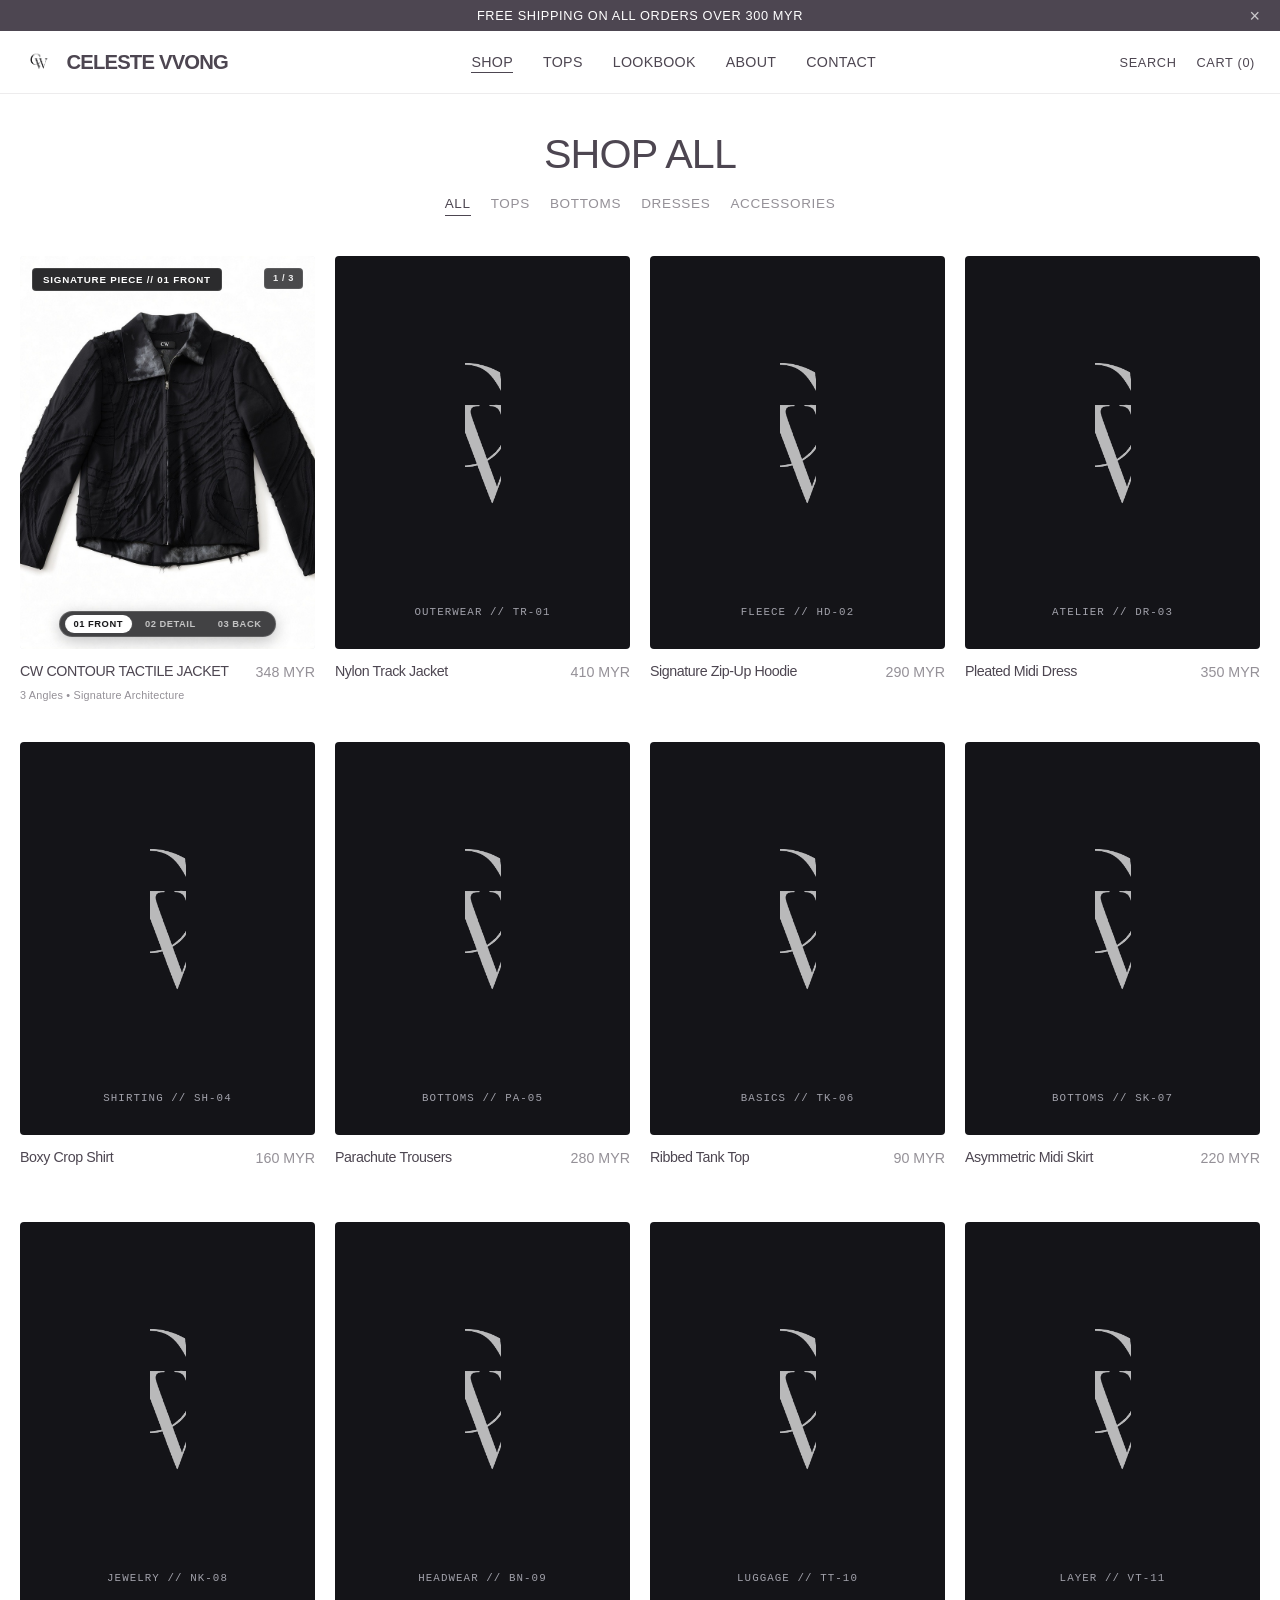
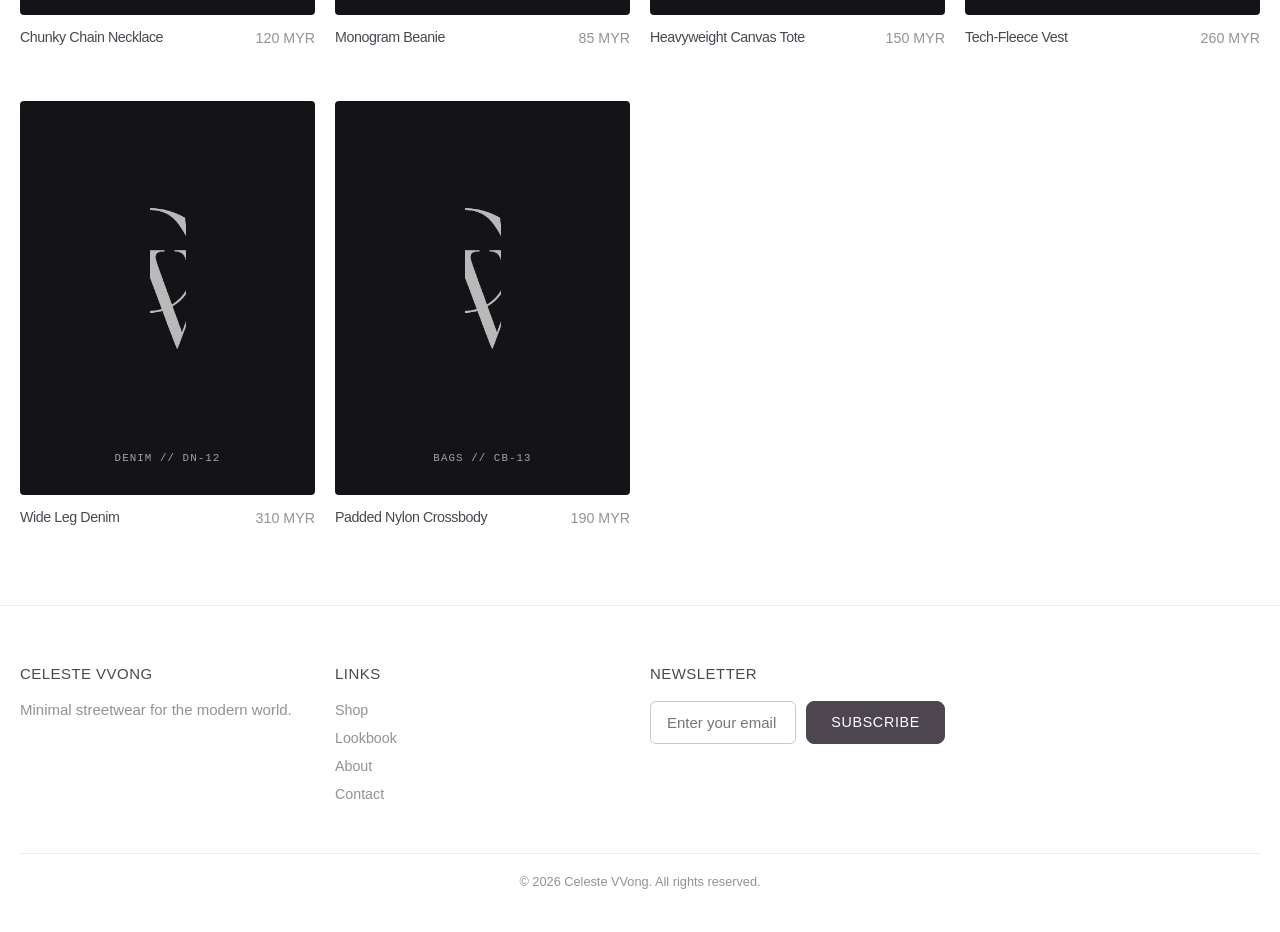
<file: shop.html>
<!DOCTYPE html>
<html lang="en">
<head>
    <meta charset="UTF-8">
    <meta name="viewport" content="width=device-width, initial-scale=1.0">
    <title>Shop All - Celeste VVong</title>
    
    <!-- Main Stylesheet (all shop-specific styles now live in css/style.css) -->
    <link rel="stylesheet" href="css/style.css">
</head>
<body class="page-shop">

    <!-- ==========================================
         ANNOUNCEMENT BAR
         ========================================== -->
    <div class="announcement-bar">
        <span>FREE SHIPPING ON ALL ORDERS OVER 300 MYR</span>
        <button class="announcement-bar-close" aria-label="Close announcement">&times;</button>
    </div>

    <!-- ==========================================
         HEADER & NAVIGATION
         ========================================== -->
    <header class="site-header">
        <div class="header-container">
            <a href="index.html" class="logo">
                <img src="images/cw-logo-black.png" alt="CW Monogram Logo">
                <span>CELESTE VVONG</span>
            </a>

            <button class="mobile-menu-toggle" aria-label="Toggle menu">
                <span></span>
                <span></span>
                <span></span>
            </button>

            <nav class="main-nav">
                <ul>
                    <li><a href="shop.html" class="active">Shop</a></li>
                    <li><a href="tops.html">Tops</a></li>
                    <li><a href="lookbook.html">Lookbook</a></li>
                    <li><a href="about.html">About</a></li>
                    <li><a href="contact.html">Contact</a></li>
                </ul>
            </nav>
            <div class="header-actions">
                <a href="#" class="icon search-toggle" aria-label="Search">Search</a>
                <a href="#" class="icon cart-toggle" aria-label="Open cart">Cart (0)</a>
            </div>
        </div>
    </header>

    <!-- ==========================================
         MAIN SHOP CONTENT
         ========================================== -->
    <main class="shop-section">
        
        <div class="shop-header">
            <h1 class="shop-title">SHOP ALL</h1>

            <!-- Filter Bar -->
            <div class="filter-bar">
                <a href="#all" class="filter-link active" data-category="all">All</a>
                <a href="#tops" class="filter-link" data-category="tops">Tops</a>
                <a href="#bottoms" class="filter-link" data-category="bottoms">Bottoms</a>
                <a href="#dresses" class="filter-link" data-category="dresses">Dresses</a>
                <a href="#accessories" class="filter-link" data-category="accessories">Accessories</a>
            </div>
        </div>

        <!-- Product Grid -->
        <div class="product-grid">
            
            <!-- UNIFIED PIECE: CW CONTOUR TACTILE JACKET (3 VIEWS COMBINED) -->
            <div class="product-card multi-angle-card" data-category="tops" data-product-id="cw-contour-jacket" data-current-angle="0">
                <div class="product-image-wrapper">
                    <span class="product-badge-overlay card-angle-badge">SIGNATURE PIECE // 01 FRONT</span>
                    <span class="card-angle-counter">1 / 3</span>
                    <a href="tops.html" class="card-main-link" aria-label="View CW Contour Tactile Jacket">
                        <div class="card-images-slider">
                            <img class="angle-img is-active" src="images/cw-jacket-front.jpg" alt="CW Contour Tactile Jacket - Front View" data-angle-index="0" data-label="SIGNATURE PIECE // 01 FRONT">
                            <img class="angle-img" src="images/cw-jacket-detail.jpg" alt="CW Contour Tactile Jacket - Atelier Detail" data-angle-index="1" data-label="ATELIER DETAIL // 02 DETAIL">
                            <img class="angle-img" src="images/cw-jacket-back.jpg" alt="CW Contour Tactile Jacket - Reverse Angle" data-angle-index="2" data-label="REVERSE ANGLE // 03 BACK">
                        </div>
                    </a>
                    
                    <!-- Arrow Navigation -->
                    <button type="button" class="card-arrow-btn card-arrow-prev" aria-label="Previous image angle">&#10094;</button>
                    <button type="button" class="card-arrow-btn card-arrow-next" aria-label="Next image angle">&#10095;</button>

                    <!-- Minimalist Angle Selector Pills -->
                    <div class="card-angle-nav" aria-label="View angles">
                        <button type="button" class="angle-pill is-active" data-angle-index="0">01 FRONT</button>
                        <button type="button" class="angle-pill" data-angle-index="1">02 DETAIL</button>
                        <button type="button" class="angle-pill" data-angle-index="2">03 BACK</button>
                    </div>

                    <button class="product-quickview-btn quickview-trigger" data-quickview-img="images/cw-jacket-front.jpg">Quick View</button>
                </div>
                <div class="product-info">
                    <div>
                        <h2 class="product-name"><a href="tops.html">CW CONTOUR TACTILE JACKET</a></h2>
                        <span class="product-view-caption">3 Angles &bull; Signature Architecture</span>
                    </div>
                    <p class="product-price">348 MYR</p>
                </div>
            </div>

            <!-- PRODUCT 2: Nylon Track Jacket -->
            <div class="product-card" data-category="tops" data-product-id="nylon-track-jacket">
                <div class="product-image-wrapper">
                    <div class="placeholder-inner">
                        <img src="images/cw-logo-white.png" alt="CW Monogram">
                        <span>OUTERWEAR // TR-01</span>
                        <button type="button" class="product-quickview-btn quickview-trigger" data-quickview-img="images/cw-jacket-front.jpg">Quick View</button>
                    </div>
                </div>
                <div class="product-info">
                    <h2 class="product-name">Nylon Track Jacket</h2>
                    <p class="product-price">410 MYR</p>
                </div>
            </div>

            <!-- PRODUCT 3: Signature Zip-Up Hoodie -->
            <div class="product-card" data-category="tops" data-product-id="sig-zip-hoodie">
                <div class="product-image-wrapper">
                    <div class="placeholder-inner">
                        <img src="images/cw-logo-white.png" alt="CW Monogram">
                        <span>FLEECE // HD-02</span>
                        <button type="button" class="product-quickview-btn quickview-trigger" data-quickview-img="images/cw-jacket-detail.jpg">Quick View</button>
                    </div>
                </div>
                <div class="product-info">
                    <h2 class="product-name">Signature Zip-Up Hoodie</h2>
                    <p class="product-price">290 MYR</p>
                </div>
            </div>

            <!-- PRODUCT 4: Pleated Midi Dress -->
            <div class="product-card" data-category="dresses" data-product-id="pleated-midi-dress">
                <div class="product-image-wrapper">
                    <div class="placeholder-inner">
                        <img src="images/cw-logo-white.png" alt="CW Monogram">
                        <span>ATELIER // DR-03</span>
                        <button type="button" class="product-quickview-btn quickview-trigger" data-quickview-img="images/cw-jacket-back.jpg">Quick View</button>
                    </div>
                </div>
                <div class="product-info">
                    <h2 class="product-name">Pleated Midi Dress</h2>
                    <p class="product-price">350 MYR</p>
                </div>
            </div>

            <!-- PRODUCT 5: Boxy Crop Shirt -->
            <div class="product-card" data-category="tops" data-product-id="boxy-crop-shirt">
                <div class="product-image-wrapper">
                    <div class="placeholder-inner">
                        <img src="images/cw-logo-white.png" alt="CW Monogram">
                        <span>SHIRTING // SH-04</span>
                        <button type="button" class="product-quickview-btn quickview-trigger" data-quickview-img="images/cw-jacket-front.jpg">Quick View</button>
                    </div>
                </div>
                <div class="product-info">
                    <h2 class="product-name">Boxy Crop Shirt</h2>
                    <p class="product-price">160 MYR</p>
                </div>
            </div>

            <!-- PRODUCT 6: Parachute Trousers -->
            <div class="product-card" data-category="bottoms" data-product-id="parachute-trousers">
                <div class="product-image-wrapper">
                    <div class="placeholder-inner">
                        <img src="images/cw-logo-white.png" alt="CW Monogram">
                        <span>BOTTOMS // PA-05</span>
                        <button type="button" class="product-quickview-btn quickview-trigger" data-quickview-img="images/cw-jacket-back.jpg">Quick View</button>
                    </div>
                </div>
                <div class="product-info">
                    <h2 class="product-name">Parachute Trousers</h2>
                    <p class="product-price">280 MYR</p>
                </div>
            </div>

            <!-- PRODUCT 7: Ribbed Tank Top -->
            <div class="product-card" data-category="tops" data-product-id="ribbed-tank-top">
                <div class="product-image-wrapper">
                    <div class="placeholder-inner">
                        <img src="images/cw-logo-white.png" alt="CW Monogram">
                        <span>BASICS // TK-06</span>
                        <button type="button" class="product-quickview-btn quickview-trigger" data-quickview-img="images/cw-jacket-detail.jpg">Quick View</button>
                    </div>
                </div>
                <div class="product-info">
                    <h2 class="product-name">Ribbed Tank Top</h2>
                    <p class="product-price">90 MYR</p>
                </div>
            </div>

            <!-- PRODUCT 8: Asymmetric Midi Skirt -->
            <div class="product-card" data-category="bottoms" data-product-id="asymmetric-skirt">
                <div class="product-image-wrapper">
                    <div class="placeholder-inner">
                        <img src="images/cw-logo-white.png" alt="CW Monogram">
                        <span>BOTTOMS // SK-07</span>
                        <button type="button" class="product-quickview-btn quickview-trigger" data-quickview-img="images/cw-jacket-back.jpg">Quick View</button>
                    </div>
                </div>
                <div class="product-info">
                    <h2 class="product-name">Asymmetric Midi Skirt</h2>
                    <p class="product-price">220 MYR</p>
                </div>
            </div>

            <!-- PRODUCT 9: Chunky Chain Necklace -->
            <div class="product-card" data-category="accessories" data-product-id="chunky-chain">
                <div class="product-image-wrapper">
                    <div class="placeholder-inner">
                        <img src="images/cw-logo-white.png" alt="CW Monogram">
                        <span>JEWELRY // NK-08</span>
                        <button type="button" class="product-quickview-btn quickview-trigger" data-quickview-img="images/cw-jacket-detail.jpg">Quick View</button>
                    </div>
                </div>
                <div class="product-info">
                    <h2 class="product-name">Chunky Chain Necklace</h2>
                    <p class="product-price">120 MYR</p>
                </div>
            </div>

            <!-- PRODUCT 10: Monogram Beanie -->
            <div class="product-card" data-category="accessories" data-product-id="monogram-beanie">
                <div class="product-image-wrapper">
                    <div class="placeholder-inner">
                        <img src="images/cw-logo-white.png" alt="CW Monogram">
                        <span>HEADWEAR // BN-09</span>
                        <button type="button" class="product-quickview-btn quickview-trigger" data-quickview-img="images/cw-jacket-front.jpg">Quick View</button>
                    </div>
                </div>
                <div class="product-info">
                    <h2 class="product-name">Monogram Beanie</h2>
                    <p class="product-price">85 MYR</p>
                </div>
            </div>
            
            <!-- PRODUCT 11: Heavyweight Canvas Tote -->
            <div class="product-card" data-category="accessories" data-product-id="canvas-tote">
                <div class="product-image-wrapper">
                    <div class="placeholder-inner">
                        <img src="images/cw-logo-white.png" alt="CW Monogram">
                        <span>LUGGAGE // TT-10</span>
                        <button type="button" class="product-quickview-btn quickview-trigger" data-quickview-img="images/cw-jacket-detail.jpg">Quick View</button>
                    </div>
                </div>
                <div class="product-info">
                    <h2 class="product-name">Heavyweight Canvas Tote</h2>
                    <p class="product-price">150 MYR</p>
                </div>
            </div>

            <!-- PRODUCT 12: Tech-Fleece Vest -->
            <div class="product-card" data-category="tops" data-product-id="tech-fleece-vest">
                <div class="product-image-wrapper">
                    <div class="placeholder-inner">
                        <img src="images/cw-logo-white.png" alt="CW Monogram">
                        <span>LAYER // VT-11</span>
                        <button type="button" class="product-quickview-btn quickview-trigger" data-quickview-img="images/cw-jacket-front.jpg">Quick View</button>
                    </div>
                </div>
                <div class="product-info">
                    <h2 class="product-name">Tech-Fleece Vest</h2>
                    <p class="product-price">260 MYR</p>
                </div>
            </div>

            <!-- PRODUCT 13: Wide Leg Denim -->
            <div class="product-card" data-category="bottoms" data-product-id="wide-leg-denim">
                <div class="product-image-wrapper">
                    <div class="placeholder-inner">
                        <img src="images/cw-logo-white.png" alt="CW Monogram">
                        <span>DENIM // DN-12</span>
                        <button type="button" class="product-quickview-btn quickview-trigger" data-quickview-img="images/cw-jacket-back.jpg">Quick View</button>
                    </div>
                </div>
                <div class="product-info">
                    <h2 class="product-name">Wide Leg Denim</h2>
                    <p class="product-price">310 MYR</p>
                </div>
            </div>

            <!-- PRODUCT 14: Padded Nylon Crossbody -->
            <div class="product-card" data-category="accessories" data-product-id="padded-crossbody">
                <div class="product-image-wrapper">
                    <div class="placeholder-inner">
                        <img src="images/cw-logo-white.png" alt="CW Monogram">
                        <span>BAGS // CB-13</span>
                        <button type="button" class="product-quickview-btn quickview-trigger" data-quickview-img="images/cw-jacket-detail.jpg">Quick View</button>
                    </div>
                </div>
                <div class="product-info">
                    <h2 class="product-name">Padded Nylon Crossbody</h2>
                    <p class="product-price">190 MYR</p>
                </div>
            </div>

        </div>
    </main>

    <!-- ==========================================
         FOOTER
         ========================================== -->
    <footer class="site-footer">
        <div class="container">
            <div class="footer-grid">
                <div class="footer-column">
                    <h4>Celeste VVong</h4>
                    <p>Minimal streetwear for the modern world.</p>
                </div>
                <div class="footer-column">
                    <h4>Links</h4>
                    <ul>
                        <li><a href="shop.html">Shop</a></li>
                        <li><a href="lookbook.html">Lookbook</a></li>
                        <li><a href="about.html">About</a></li>
                        <li><a href="contact.html">Contact</a></li>
                    </ul>
                </div>
                <div class="footer-column">
                    <h4>Newsletter</h4>
                    <form class="newsletter-form" action="#" method="POST">
                        <input type="email" placeholder="Enter your email" required>
                        <button type="submit" class="btn btn-primary">Subscribe</button>
                    </form>
                </div>
            </div>
            <div class="footer-bottom">
                <p>&copy; 2026 Celeste VVong. All rights reserved.</p>
            </div>
        </div>
    </footer>
    <!-- ==========================================
         PRODUCT QUICK VIEW MODAL
         ========================================== -->
    <div class="quickview-modal-backdrop" aria-hidden="true">
        <div class="quickview-modal-dialog">
            <button class="quickview-close-btn" aria-label="Close modal">&times;</button>
            <div class="quickview-gallery">
                <div class="quickview-main-image">
                    <img id="qv-main-img" src="images/cw-jacket-front.jpg" alt="Quick view jacket image">
                </div>
                <div class="quickview-thumbs">
                    <div class="quickview-thumb is-active" data-src="images/cw-jacket-front.jpg">
                        <img src="images/cw-jacket-front.jpg" alt="Front view">
                    </div>
                    <div class="quickview-thumb" data-src="images/cw-jacket-detail.jpg">
                        <img src="images/cw-jacket-detail.jpg" alt="Detail view">
                    </div>
                    <div class="quickview-thumb" data-src="images/cw-jacket-back.jpg">
                        <img src="images/cw-jacket-back.jpg" alt="Back view">
                    </div>
                </div>
            </div>
            <div class="quickview-details">
                <span class="quickview-edition">AUTUMN / WINTER 2026 ARCHIVE</span>
                <h2 class="quickview-title">CW CONTOUR TACTILE JACKET</h2>
                <div class="quickview-price">348 MYR</div>
                <p class="quickview-desc">
                    Boxy cropped workwear silhouette engineered from 14oz structured cotton canvas. Features custom tactile 3D contour piping, acid-distressed contrast collar & hem facing, and bespoke antiqued silver CW hardware.
                </p>
                <div class="quickview-options">
                    <div class="quickview-options-title">Select Size:</div>
                    <div class="size-pill-group">
                        <button class="size-pill" type="button">S</button>
                        <button class="size-pill is-selected" type="button">M</button>
                        <button class="size-pill" type="button">L</button>
                        <button class="size-pill" type="button">XL</button>
                    </div>
                </div>
                <button class="quickview-cta-btn" type="button">Add to Bag — 348 MYR</button>
                <a href="tops.html" class="quickview-extra-link">View Full Piece &rarr;</a>
            </div>
        </div>
    </div>

    <!-- Main JavaScript File -->
    <script src="js/main.js?v=2.1"></script>
</body>
</html>
</file>
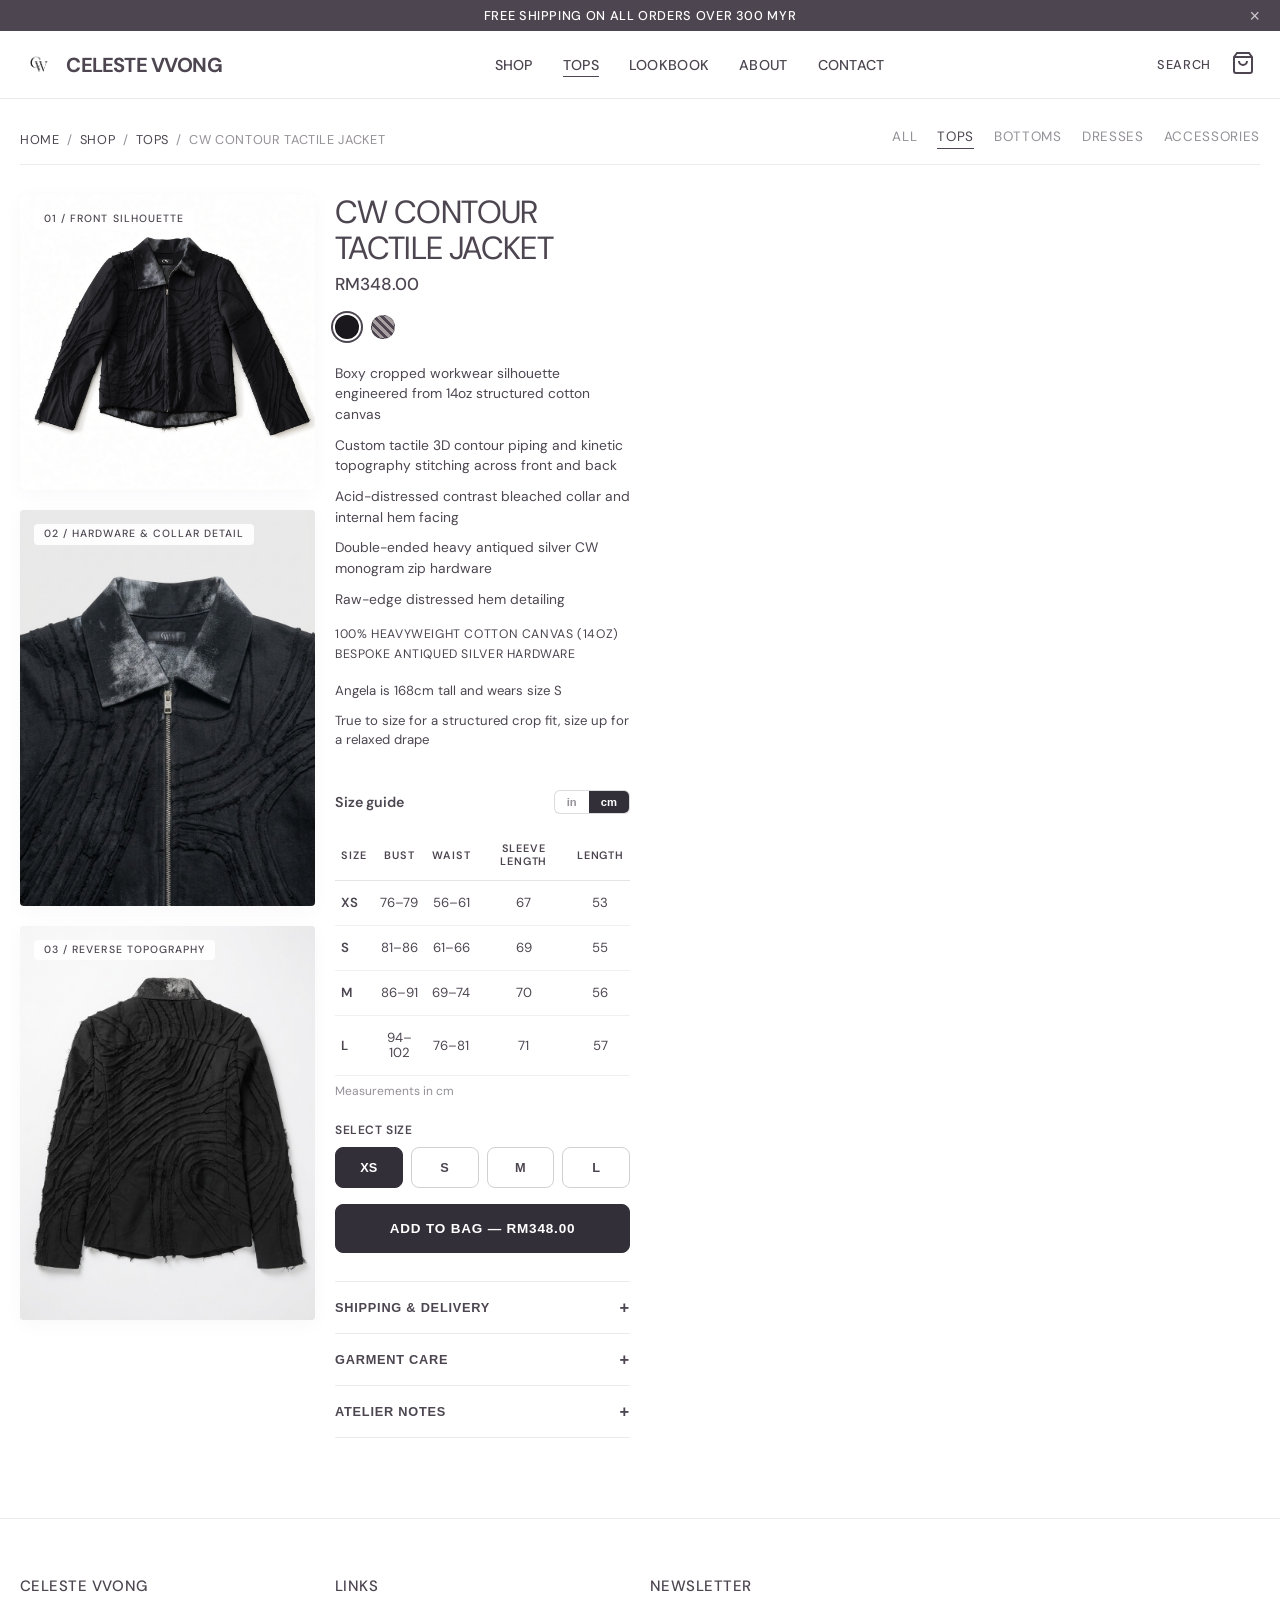
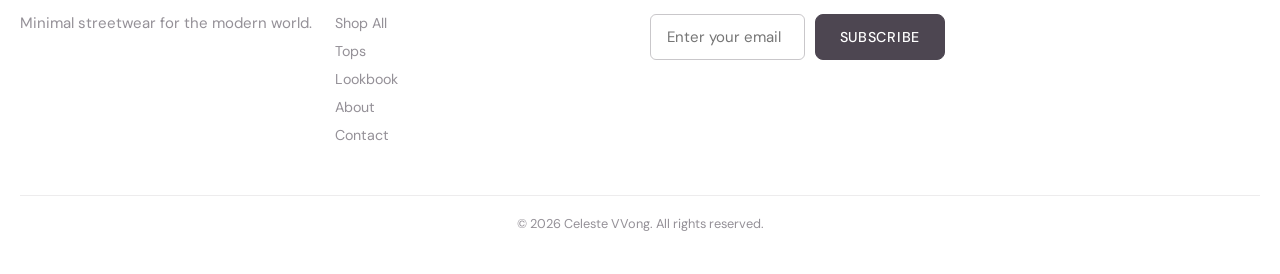
<file: tops.html>
<!DOCTYPE html>
<html lang="en">
<head>
    <meta charset="UTF-8">
    <meta name="viewport" content="width=device-width, initial-scale=1.0">
    <title>CW Contour Tactile Jacket - Tops | Celeste VVong</title>
    <!-- DM Sans Font -->
    <link rel="preconnect" href="https://fonts.googleapis.com">
    <link rel="preconnect" href="https://fonts.gstatic.com" crossorigin>
    <link href="https://fonts.googleapis.com/css2?family=DM+Sans:wght@400;500;600&display=swap" rel="stylesheet">
    <!-- Main Stylesheet -->
    <link rel="stylesheet" href="css/style.css">
</head>
<body class="page-product page-tops">

    <!-- ==========================================
         ANNOUNCEMENT BAR
         ========================================== -->
    <div class="announcement-bar">
        <span>FREE SHIPPING ON ALL ORDERS OVER 300 MYR</span>
        <button class="announcement-bar-close" aria-label="Close announcement">&times;</button>
    </div>

    <!-- ==========================================
         HEADER & NAVIGATION
         ========================================== -->
    <header class="site-header">
        <div class="header-container">
            <a href="index.html" class="logo">
                <img src="images/cw-logo-black.png" alt="CW Monogram Logo">
                <span>CELESTE VVONG</span>
            </a>

            <button class="mobile-menu-toggle" aria-label="Toggle menu">
                <span></span>
                <span></span>
                <span></span>
            </button>

            <nav class="main-nav">
                <ul>
                    <li><a href="shop.html">Shop</a></li>
                    <li><a href="tops.html" class="active">Tops</a></li>
                    <li><a href="lookbook.html">Lookbook</a></li>
                    <li><a href="about.html">About</a></li>
                    <li><a href="contact.html">Contact</a></li>
                </ul>
            </nav>
            <div class="header-actions">
                <a href="#" class="icon search-toggle" aria-label="Search">Search</a>
                <button class="cart-toggle" aria-label="Open cart" style="position: relative;">
                    <svg width="24" height="24" viewBox="0 0 24 24" fill="none" stroke="currentColor" stroke-width="2">
                        <path d="M6 2L3 6v14a2 2 0 0 0 2 2h14a2 2 0 0 0 2-2V6l-3-4z"></path>
                        <line x1="3" y1="6" x2="21" y2="6"></line>
                        <path d="M16 10a4 4 0 0 1-8 0"></path>
                    </svg>
                    <span class="cart-count-badge" style="display: none; position: absolute; top: -6px; right: -8px; background: #111; color: #fff; font-size: 10px; width: 18px; height: 18px; border-radius: 50%; align-items: center; justify-content: center; font-weight: bold;">0</span>
                </button>
            </div>
        </div>
    </header>

    <!-- ==========================================
         MAIN PRODUCT SECTION (GHOSTBOY LAYOUT)
         ========================================== -->
    <main class="gb-page-wrapper">

        <!-- Top Navigation / Category Bar -->
        <div class="gb-top-bar">
            <div class="gb-breadcrumbs">
                <a href="index.html">Home</a> &nbsp;/&nbsp; 
                <a href="shop.html">Shop</a> &nbsp;/&nbsp; 
                <a href="tops.html">Tops</a> &nbsp;/&nbsp; 
                <span>CW Contour Tactile Jacket</span>
            </div>

            <!-- Filter Categories -->
            <div class="filter-bar" style="margin-bottom: 0;">
                <a href="shop.html" class="filter-link">All</a>
                <a href="tops.html" class="filter-link active">Tops</a>
                <a href="shop.html?category=bottoms" class="filter-link">Bottoms</a>
                <a href="shop.html?category=dresses" class="filter-link">Dresses</a>
                <a href="shop.html?category=accessories" class="filter-link">Accessories</a>
            </div>
        </div>

        <div class="gb-product-grid">

            <!-- LEFT COLUMN: VERTICAL IMAGE STACK -->
            <div class="gb-gallery">
                <div class="gb-gallery-item">
                    <span class="gb-image-badge">01 / FRONT SILHOUETTE</span>
                    <img src="images/cw-jacket-front.jpg" alt="CW Contour Tactile Jacket - Front View">
                </div>
                <div class="gb-gallery-item">
                    <span class="gb-image-badge">02 / HARDWARE & COLLAR DETAIL</span>
                    <img src="images/cw-jacket-detail.jpg" alt="CW Contour Tactile Jacket - Collar and Zipper Detail">
                </div>
                <div class="gb-gallery-item">
                    <span class="gb-image-badge">03 / REVERSE TOPOGRAPHY</span>
                    <img src="images/cw-jacket-back.jpg" alt="CW Contour Tactile Jacket - Back View">
                </div>
            </div>

            <!-- RIGHT COLUMN: STICKY PRODUCT INFO -->
            <div class="gb-info-pane">
                
                <h1 class="gb-title">CW CONTOUR TACTILE JACKET</h1>
                <div class="gb-price">RM348.00</div>

                <!-- Swatches -->
                <div class="gb-swatches-section">
                    <div class="gb-swatch gb-swatch-black is-active" title="Obsidian Black" data-color-name="Obsidian Black"></div>
                    <div class="gb-swatch gb-swatch-pebble" title="Bleached Collar" data-color-name="Bleached Accent"></div>
                </div>

                <!-- Bulleted Editorial Specifications -->
                <div class="gb-description-list">
                    <p>Boxy cropped workwear silhouette engineered from 14oz structured cotton canvas</p>
                    <p>Custom tactile 3D contour piping and kinetic topography stitching across front and back</p>
                    <p>Acid-distressed contrast bleached collar and internal hem facing</p>
                    <p>Double-ended heavy antiqued silver CW monogram zip hardware</p>
                    <p>Raw-edge distressed hem detailing</p>
                    
                    <div class="gb-composition">
                        100% HEAVYWEIGHT COTTON CANVAS (14oz)<br>
                        BESPOKE ANTIQUED SILVER HARDWARE
                    </div>

                    <p class="gb-model-info">Angela is 168cm tall and wears size S</p>
                    <p class="gb-model-info">True to size for a structured crop fit, size up for a relaxed drape</p>
                </div>

                <!-- Size Guide & Unit Toggle -->
                <div class="gb-size-guide-header">
                    <span class="gb-size-guide-title">Size guide</span>
                    <div class="gb-unit-toggle">
                        <button class="gb-unit-btn" type="button" data-unit="in">in</button>
                        <button class="gb-unit-btn is-active" type="button" data-unit="cm">cm</button>
                    </div>
                </div>

                <!-- Size Chart Table -->
                <div class="gb-table-wrapper">
                    <table class="gb-size-table">
                        <thead>
                            <tr>
                                <th>SIZE</th>
                                <th>BUST</th>
                                <th>WAIST</th>
                                <th>SLEEVE LENGTH</th>
                                <th>LENGTH</th>
                            </tr>
                        </thead>
                        <tbody>
                            <tr>
                                <td>XS</td>
                                <td data-cm="76–79" data-in="30–31">76–79</td>
                                <td data-cm="56–61" data-in="22–24">56–61</td>
                                <td data-cm="67" data-in="26.4">67</td>
                                <td data-cm="53" data-in="20.9">53</td>
                            </tr>
                            <tr>
                                <td>S</td>
                                <td data-cm="81–86" data-in="32–34">81–86</td>
                                <td data-cm="61–66" data-in="24–26">61–66</td>
                                <td data-cm="69" data-in="27.2">69</td>
                                <td data-cm="55" data-in="21.7">55</td>
                            </tr>
                            <tr>
                                <td>M</td>
                                <td data-cm="86–91" data-in="34–36">86–91</td>
                                <td data-cm="69–74" data-in="27–29">69–74</td>
                                <td data-cm="70" data-in="27.6">70</td>
                                <td data-cm="56" data-in="22.0">56</td>
                            </tr>
                            <tr>
                                <td>L</td>
                                <td data-cm="94–102" data-in="37–40">94–102</td>
                                <td data-cm="76–81" data-in="30–32">76–81</td>
                                <td data-cm="71" data-in="28.0">71</td>
                                <td data-cm="57" data-in="22.4">57</td>
                            </tr>
                        </tbody>
                    </table>
                </div>

                <div class="gb-measurement-note">Measurements in cm</div>

                <!-- Size Selector Buttons -->
                <div class="gb-size-selector-label">Select Size</div>
                <div class="gb-size-buttons">
                    <button class="gb-size-btn is-active" type="button">XS</button>
                    <button class="gb-size-btn" type="button">S</button>
                    <button class="gb-size-btn" type="button">M</button>
                    <button class="gb-size-btn" type="button">L</button>
                </div>

                <!-- Add to Bag Button -->
                <button class="gb-add-btn" type="button">ADD TO BAG — RM348.00</button>

                <!-- Accordion Information -->
                <div class="gb-accordion">
                    <div class="gb-accordion-item">
                        <button class="gb-accordion-header" type="button">
                            <span>Shipping & Delivery</span>
                            <span class="gb-accordion-icon">+</span>
                        </button>
                        <div class="gb-accordion-body">
                            Complimentary domestic shipping across Malaysia on orders above 300 MYR. Standard international courier delivery in 3–7 business days with tracking provided.
                        </div>
                    </div>
                    <div class="gb-accordion-item">
                        <button class="gb-accordion-header" type="button">
                            <span>Garment Care</span>
                            <span class="gb-accordion-icon">+</span>
                        </button>
                        <div class="gb-accordion-body">
                            Machine wash cold inside-out on gentle cycle with like colors. Do not bleach or tumble dry. Dry flat in shade. Cool iron on reverse if necessary.
                        </div>
                    </div>
                    <div class="gb-accordion-item">
                        <button class="gb-accordion-header" type="button">
                            <span>Atelier Notes</span>
                            <span class="gb-accordion-icon">+</span>
                        </button>
                        <div class="gb-accordion-body">
                            Engineered with tactile raw frayed contour piping and bespoke antiqued CW zipper pull. Each garment is hand-finished in limited atelier runs.
                        </div>
                    </div>
                </div>

            </div>

        </div>

    </main>

    <!-- ==========================================
         FOOTER
         ========================================== -->
    <footer class="site-footer">
        <div class="container">
            <div class="footer-grid">
                <div class="footer-column">
                    <h4>CELESTE VVONG</h4>
                    <p>Minimal streetwear for the modern world.</p>
                </div>
                <div class="footer-column">
                    <h4>Links</h4>
                    <ul>
                        <li><a href="shop.html">Shop All</a></li>
                        <li><a href="tops.html">Tops</a></li>
                        <li><a href="lookbook.html">Lookbook</a></li>
                        <li><a href="about.html">About</a></li>
                        <li><a href="contact.html">Contact</a></li>
                    </ul>
                </div>
                <div class="footer-column">
                    <h4>Newsletter</h4>
                    <form class="newsletter-form" action="#" method="POST">
                        <input type="email" placeholder="Enter your email" required>
                        <button type="submit" class="btn btn-primary">Subscribe</button>
                    </form>
                </div>
            </div>
            <div class="footer-bottom">
                <p>&copy; 2026 Celeste VVong. All rights reserved.</p>
            </div>
        </div>
    </footer>

    <!-- Main JavaScript File -->
    <script src="js/main.js?v=2.1"></script>
</body>
</html>
</file>
<file: css/style.css>
/* ==========================================================================
   CELESTE VVONG - MAIN STYLESHEET
   A minimal, modern streetwear aesthetic inspired by ghostboy.club.
   ========================================================================== */

/* 
   HOW TO CUSTOMIZE:
   This stylesheet uses CSS Variables (Custom Properties) defined in the :root selector.
   To change colors, fonts, or spacing globally, simply update the values in the :root section below.
*/

/* --- 1. CSS VARIABLES --- */
:root {
  /* Colors */
  --bg-color: #ffffff;
  --text-primary: #4d4651;
  --text-secondary: rgba(77, 70, 81, 0.6);
  --border-color: rgba(77, 70, 81, 0.1);
  --border-color-form: rgba(77, 70, 81, 0.3);
  
  /* Typography */
  --font-family: 'DM Sans', sans-serif;
  /* Base font size using clamp for fluid responsiveness (min: 13px, max: 15px) */
  --font-size-base: clamp(13px, 1vw + 10px, 15px);
  --line-height-body: 1.2;
  --line-height-heading: 1;
  --letter-spacing-heading: -0.03em;
  
  /* Layout & Spacing */
  --max-width: 1400px;
  --container-padding: 20px;
  --grid-gap: 20px;
  --section-spacing-y: clamp(50px, 5vw, 80px);
  
  /* Border Radii */
  --radius-btn: 8px;
  --radius-card: 4px;
  --radius-form: 6px;

  /* Transitions */
  --transition-fast: 0.2s ease-in-out;
  --transition-normal: 0.3s ease;
}

/* Import Google Font: DM Sans */
@import url('https://fonts.googleapis.com/css2?family=DM+Sans:opsz,wght@9..40,400;9..40,500;9..40,700&display=swap');

/* --- 2. RESET / BASE STYLES --- */
* {
  box-sizing: border-box;
  margin: 0;
  padding: 0;
}

html {
  font-size: var(--font-size-base);
  scroll-behavior: smooth;
}

body {
  font-family: var(--font-family);
  background-color: var(--bg-color);
  color: var(--text-primary);
  line-height: var(--line-height-body);
  -webkit-font-smoothing: antialiased;
  -moz-osx-font-smoothing: grayscale;
  overflow-x: hidden;
}

img, video {
  max-width: 100%;
  height: auto;
  display: block;
}

ul, ol {
  list-style: none;
}

a {
  color: inherit;
  text-decoration: none;
  transition: opacity var(--transition-fast);
}

a:hover {
  opacity: 0.7;
}

/* --- 3. TYPOGRAPHY --- */
h1, h2, h3, h4, h5, h6 {
  font-weight: 500;
  line-height: var(--line-height-heading);
  letter-spacing: var(--letter-spacing-heading);
  margin-bottom: 0.75em;
}

h1 { font-size: clamp(2rem, 4vw, 3.5rem); }
h2 { font-size: clamp(1.5rem, 3vw, 2.5rem); }
h3 { font-size: clamp(1.25rem, 2vw, 1.75rem); }
h4 { font-size: clamp(1.1rem, 1.5vw, 1.25rem); }

p {
  margin-bottom: 1em;
  color: var(--text-secondary);
}

.text-primary {
  color: var(--text-primary);
}

/* --- 4. LAYOUT --- */
/* The main container limits max width and centers the content */
.container {
  max-width: var(--max-width);
  margin: 0 auto;
  padding: 0 var(--container-padding);
}

/* Reusable section class for vertical spacing */
.section {
  padding: var(--section-spacing-y) 0;
}

/* Basic Grid Setup */
.grid {
  display: grid;
  grid-gap: var(--grid-gap);
}

/* --- 5. ANNOUNCEMENT BAR --- */
.announcement-bar {
  background-color: var(--text-primary);
  color: var(--bg-color);
  text-align: center;
  padding: 8px 15px;
  font-size: 0.85em;
  font-weight: 500;
  text-transform: uppercase;
  letter-spacing: 0.05em;
}

/* --- 5b. ANNOUNCEMENT BAR CLOSE BUTTON --- */
.announcement-bar {
  position: relative;
}

.announcement-bar-close {
  position: absolute;
  right: 15px;
  top: 50%;
  transform: translateY(-50%);
  background: none;
  border: none;
  color: var(--bg-color);
  font-size: 1.2rem;
  cursor: pointer;
  padding: 5px;
  line-height: 1;
  opacity: 0.7;
  transition: opacity var(--transition-fast);
}

.announcement-bar-close:hover {
  opacity: 1;
}

.announcement-bar.is-hidden {
  display: none;
}

/* --- 6. HEADER / NAVIGATION --- */
/* Supports classes: .site-header / .header, .header-container / .header-inner */
.site-header,
.header {
  position: sticky;
  top: 0;
  z-index: 100;
  background-color: rgba(255, 255, 255, 0.95);
  backdrop-filter: blur(5px);
  border-bottom: 1px solid var(--border-color);
  padding: 15px 0;
  transition: box-shadow var(--transition-normal), padding var(--transition-normal);
}

/* Sticky scroll effect — added by JavaScript when scrolled */
.site-header.is-sticky,
.header.is-sticky {
  box-shadow: 0 2px 10px rgba(0, 0, 0, 0.05);
  padding: 10px 0;
}

.header-container,
.header-inner,
.nav-container {
  max-width: var(--max-width);
  margin: 0 auto;
  padding: 0 var(--container-padding);
  display: flex;
  justify-content: space-between;
  align-items: center;
}

.icon {
  font-weight: 500;
  font-size: 0.85em;
  text-transform: uppercase;
  letter-spacing: 0.05em;
}

.logo,
.brand-logo,
.header-logo {
  display: inline-flex;
  align-items: center;
  gap: 10px;
  font-size: 1.35rem;
  font-weight: 700;
  letter-spacing: -0.04em;
  text-transform: uppercase;
  color: var(--text-primary);
  text-decoration: none;
}

.logo img,
.brand-logo img,
.header-logo img {
  height: 32px;
  width: auto;
  object-fit: contain;
  display: inline-block;
}

/* Navigation links */
.main-nav ul,
.nav-links,
.header-nav {
  display: flex;
  gap: 30px;
  list-style: none;
  margin: 0;
  padding: 0;
  align-items: center;
}

.main-nav ul li a,
.nav-links a,
.header-nav a {
  font-weight: 500;
  font-size: 0.95em;
  text-transform: uppercase;
  letter-spacing: 0.02em;
  color: var(--text-primary);
  text-decoration: none;
  transition: opacity var(--transition-fast);
}

.main-nav ul li a:hover,
.nav-links a:hover {
  opacity: 0.6;
}

.main-nav ul li a.active,
.nav-links a.active,
.filter-link.active {
  border-bottom: 1px solid var(--text-primary);
  padding-bottom: 2px;
  opacity: 1;
}

.header-actions,
.header-icons {
  display: flex;
  align-items: center;
  gap: 15px;
}

/* Cart toggle button */
.cart-toggle {
  background: none;
  border: none;
  cursor: pointer;
  padding: 5px;
  color: var(--text-primary);
}

/* --- 6b. MOBILE HAMBURGER MENU --- */
.mobile-menu-toggle {
  display: none; /* Hidden on desktop */
  background: none;
  border: none;
  cursor: pointer;
  padding: 5px;
  z-index: 200;
}

.mobile-menu-toggle span {
  display: block;
  width: 24px;
  height: 2px;
  background-color: var(--text-primary);
  margin: 5px 0;
  transition: all var(--transition-normal);
}

/* Hamburger animation when menu is open */
.mobile-menu-toggle.is-active span:nth-child(1) {
  transform: rotate(45deg) translate(5px, 5px);
}
.mobile-menu-toggle.is-active span:nth-child(2) {
  opacity: 0;
}
.mobile-menu-toggle.is-active span:nth-child(3) {
  transform: rotate(-45deg) translate(5px, -5px);
}

/* --- 7. HERO SECTION --- */
.hero {
  position: relative;
  height: 80vh;
  min-height: 500px;
  display: flex;
  align-items: center;
  justify-content: center;
  background-color: #f5f5f5; /* Fallback if no image */
  background-size: cover;
  background-position: center;
  text-align: center;
}

.hero-overlay {
  position: absolute;
  inset: 0;
  background: rgba(0, 0, 0, 0.2); /* Adjust opacity for text readability */
}

.hero-content {
  position: relative;
  z-index: 2;
  color: #fff; /* Assuming dark hero image */
  padding: 20px;
}

.hero-content h1 {
  color: #fff;
}

.hero-content p {
  color: rgba(255, 255, 255, 0.9);
  font-size: 1.2rem;
  margin-bottom: 30px;
}

/* --- 8. PRODUCT GRID --- */
.product-grid {
  display: grid;
  gap: 40px var(--grid-gap);
  /* Default 4 columns for desktop */
  grid-template-columns: repeat(4, 1fr);
}

/* --- 9. PRODUCT CARDS --- */
.product-card {
  display: flex;
  flex-direction: column;
  group: product;
}

.product-image-wrapper {
  position: relative;
  aspect-ratio: 2 / 3; /* Imposes 2:3 aspect ratio */
  overflow: hidden;
  border-radius: var(--radius-card);
  background-color: #f9f9f9;
  margin-bottom: 12px;
}

.product-image-wrapper img {
  width: 100%;
  height: 100%;
  object-fit: cover;
  transition: transform 0.5s ease, opacity var(--transition-normal);
}

/* Hover effects for product image */
.product-card:hover .product-image-wrapper img {
  transform: scale(1.03);
}

/* Secondary image on hover (if applicable) */
.product-image-secondary {
  position: absolute;
  top: 0;
  left: 0;
  opacity: 0;
}
.product-card:hover .product-image-secondary {
  opacity: 1;
}
.product-card:hover .product-image-primary {
  opacity: 0;
}

.product-info {
  display: flex;
  justify-content: space-between;
  align-items: flex-start;
}

.product-title {
  font-size: 1rem;
  font-weight: 500;
  margin: 0 0 4px 0;
  color: var(--text-primary);
}

.product-price {
  font-size: 0.95rem;
  color: var(--text-secondary);
}

/* --- 10. BRAND STORY / TEXT SECTIONS --- */
.text-section {
  max-width: 800px;
  margin: 0 auto;
  text-align: center;
}

.text-section h2 {
  margin-bottom: 20px;
}

.text-section p {
  font-size: 1.1rem;
  line-height: 1.5;
}

/* --- 11. NEWSLETTER / FORMS --- */
.newsletter {
  background-color: #fcfcfc;
  border-top: 1px solid var(--border-color);
  border-bottom: 1px solid var(--border-color);
  text-align: center;
}

.form-group {
  margin-bottom: 15px;
}

input[type="text"],
input[type="email"],
input[type="password"],
textarea,
select {
  width: 100%;
  padding: 12px 16px;
  border: 1px solid var(--border-color-form);
  border-radius: var(--radius-form);
  font-family: var(--font-family);
  font-size: 1rem;
  background-color: transparent;
  color: var(--text-primary);
  outline: none;
  transition: border-color var(--transition-fast);
}

input:focus,
textarea:focus {
  border-color: var(--text-primary);
}

.newsletter-form {
  display: flex;
  max-width: 400px;
  margin: 0 auto;
  gap: 10px;
}

.newsletter-form input {
  flex: 1;
}

/* --- 12. FOOTER --- */
.footer,
.site-footer {
  padding: 60px 0 30px;
  border-top: 1px solid var(--border-color);
}

.footer-grid,
.footer-content {
  display: grid;
  gap: var(--grid-gap);
  grid-template-columns: repeat(4, 1fr);
  margin-bottom: 40px;
}

.footer-column h4,
.footer-brand h3,
.footer-links h4,
.footer-social h4 {
  margin-bottom: 20px;
  font-size: 1rem;
  text-transform: uppercase;
  letter-spacing: 0.03em;
}

.footer-column ul li,
.footer-links ul li,
.footer-social ul li {
  margin-bottom: 10px;
}

.footer-column ul li a,
.footer-links ul li a,
.footer-social ul li a {
  color: var(--text-secondary);
  font-size: 0.95rem;
}

.footer-bottom {
  text-align: center;
  padding-top: 20px;
  border-top: 1px solid var(--border-color);
  font-size: 0.85rem;
  color: var(--text-secondary);
}

/* --- 13. BUTTONS --- */
.btn {
  display: inline-block;
  padding: 12px 24px;
  font-family: var(--font-family);
  font-size: 0.95rem;
  font-weight: 500;
  text-align: center;
  text-transform: uppercase;
  letter-spacing: 0.05em;
  cursor: pointer;
  border-radius: var(--radius-btn);
  border-width: 1px;
  border-style: solid;
  transition: all var(--transition-fast);
}

.btn-primary {
  background-color: var(--text-primary);
  color: var(--bg-color);
  border-color: var(--text-primary);
}

.btn-primary:hover {
  background-color: transparent;
  color: var(--text-primary);
  opacity: 1;
}

.btn-secondary {
  background-color: transparent;
  color: var(--text-primary);
  border-color: var(--text-primary);
}

.btn-secondary:hover {
  background-color: var(--text-primary);
  color: var(--bg-color);
}

/* --- 14. UTILITY CLASSES --- */
.text-center { text-align: center; }
.text-right { text-align: right; }
.text-left { text-align: left; }
.mt-1 { margin-top: 10px; }
.mt-2 { margin-top: 20px; }
.mb-1 { margin-bottom: 10px; }
.mb-2 { margin-bottom: 20px; }
.py-1 { padding-top: 20px; padding-bottom: 20px; }
.py-2 { padding-top: 40px; padding-bottom: 40px; }

/* Accessible hidden text */
.visually-hidden {
  position: absolute;
  width: 1px;
  height: 1px;
  margin: -1px;
  padding: 0;
  overflow: hidden;
  clip: rect(0, 0, 0, 0);
  border: 0;
}

/* --- 15. PAGE-SPECIFIC STYLES --- */

/* Home Page */
.hero-section {
  padding: 20px;
}

.hero-title {
  font-size: clamp(2.25rem, 5vw, 4rem);
  text-transform: uppercase;
  max-width: 900px;
  margin-left: auto;
  margin-right: auto;
  margin-bottom: 30px;
}

.hero-content .btn {
  margin-top: 10px;
}

.featured-collection {
  padding: var(--section-spacing-y) 0;
}

.section-header {
  display: flex;
  justify-content: space-between;
  align-items: baseline;
  margin-bottom: 30px;
  border-bottom: 1px solid var(--border-color);
  padding-bottom: 20px;
}

.view-all {
  font-size: 0.9rem;
  text-transform: uppercase;
  letter-spacing: 0.05em;
  border-bottom: 1px solid var(--text-primary);
  padding-bottom: 2px;
}

.product-image-placeholder {
  margin-bottom: 12px;
}

.brand-story {
  padding: var(--section-spacing-y) 0;
  text-align: center;
  background-color: #fcfcfc;
  border-top: 1px solid var(--border-color);
  border-bottom: 1px solid var(--border-color);
}

.brand-story .container-narrow {
  max-width: 700px;
  margin: 0 auto;
}

.brand-story p {
  font-size: 1.1rem;
  line-height: 1.6;
}

.link-underline {
  display: inline-block;
  color: var(--text-primary);
  border-bottom: 1px solid var(--text-primary);
  padding-bottom: 2px;
  font-size: 0.95rem;
  text-transform: uppercase;
  letter-spacing: 0.05em;
}

.newsletter-section {
  padding: var(--section-spacing-y) 0;
  text-align: center;
}

.newsletter-content {
  max-width: 500px;
  margin: 0 auto;
}

.newsletter-content .newsletter-form {
  margin-top: 25px;
}

.thank-you-msg {
  display: none;
  font-size: 1rem;
  color: var(--text-primary);
}

/* About Page */
.page-about .about-content {
  display: grid;
  grid-template-columns: 1fr 1fr;
  gap: 40px;
  align-items: center;
}

.about-image-column {
  width: 100%;
}

/* Contact Page */
.page-contact .contact-wrapper {
  max-width: 600px;
  margin: 0 auto;
}

.page-header {
  padding: 60px 20px 40px;
  text-align: center;
}

.page-header h1 {
  font-size: clamp(2.25rem, 5vw, 3.5rem);
  letter-spacing: -0.03em;
  text-transform: uppercase;
}

.contact-container {
  max-width: var(--max-width);
  margin: 0 auto;
  padding: 20px var(--container-padding) var(--section-spacing-y);
  display: grid;
  grid-template-columns: 1.2fr 1fr;
  gap: 60px;
}

.contact-form-column h2,
.contact-info-column h2 {
  margin-bottom: 25px;
}

.contact-form-column label {
  display: block;
  font-size: 0.85rem;
  text-transform: uppercase;
  letter-spacing: 0.05em;
  margin-bottom: 8px;
  color: var(--text-secondary);
}

.btn-submit {
  display: inline-block;
  padding: 12px 32px;
  font-family: var(--font-family);
  font-size: 0.95rem;
  font-weight: 500;
  text-transform: uppercase;
  letter-spacing: 0.05em;
  cursor: pointer;
  border-radius: var(--radius-btn);
  border: 1px solid var(--text-primary);
  background-color: var(--text-primary);
  color: var(--bg-color);
  transition: all var(--transition-fast);
}

.btn-submit:hover {
  background-color: transparent;
  color: var(--text-primary);
}

.contact-info-column .info-block {
  margin-bottom: 30px;
}

.contact-info-column h3 {
  font-size: 0.9rem;
  text-transform: uppercase;
  letter-spacing: 0.05em;
  color: var(--text-secondary);
  margin-bottom: 8px;
}

.social-links {
  display: flex;
  gap: 20px;
}

.social-links a {
  font-size: 0.95rem;
  border-bottom: 1px solid var(--text-primary);
  padding-bottom: 2px;
}

.faq-section {
  max-width: 800px;
  margin: 0 auto;
  padding: 20px var(--container-padding) var(--section-spacing-y);
  border-top: 1px solid var(--border-color);
}

.faq-section h2 {
  text-align: center;
  margin: 40px 0 30px;
}

.faq-item {
  border-bottom: 1px solid var(--border-color);
}

.faq-question {
  width: 100%;
  display: flex;
  justify-content: space-between;
  align-items: center;
  background: none;
  border: none;
  font-family: var(--font-family);
  font-size: 1rem;
  font-weight: 500;
  text-align: left;
  padding: 18px 0;
  cursor: pointer;
  color: var(--text-primary);
}

.icon-plus {
  transition: transform var(--transition-fast);
  font-weight: 400;
}

.faq-item.is-open .icon-plus {
  transform: rotate(45deg);
}

.faq-answer {
  max-height: 0;
  overflow: hidden;
  transition: max-height var(--transition-normal);
}

.faq-item.is-open .faq-answer {
  max-height: 300px;
}

.faq-answer p {
  padding-bottom: 18px;
}

@media (max-width: 768px) {
  .contact-container {
    grid-template-columns: 1fr;
    gap: 40px;
  }
}

/* Lookbook/Gallery Page */
.lookbook-container {
  max-width: var(--max-width);
  margin: 0 auto;
  padding: 0 var(--container-padding) var(--section-spacing-y);
}

.collection-divider {
  text-align: center;
  margin: 60px 0 30px;
  position: relative;
}

.collection-divider::before {
  content: '';
  position: absolute;
  top: 50%;
  left: 0;
  width: 100%;
  height: 1px;
  background-color: var(--border-color);
  z-index: 1;
}

.collection-divider span {
  background-color: var(--bg-color);
  padding: 0 1.5rem;
  position: relative;
  z-index: 2;
  font-size: 0.9rem;
  letter-spacing: 0.1em;
  text-transform: uppercase;
  color: var(--text-primary);
}

.lookbook-grid {
  display: grid;
  grid-template-columns: repeat(3, 1fr);
  gap: 10px;
  grid-auto-flow: dense;
}

.gallery-item {
  position: relative;
  overflow: hidden;
  cursor: pointer;
  aspect-ratio: 3 / 4;
  display: block;
  border-radius: var(--radius-card);
}

.gallery-item.landscape { aspect-ratio: 4 / 3; }
.gallery-item.square { aspect-ratio: 1 / 1; }

.gallery-placeholder {
  width: 100%;
  height: 100%;
  display: flex;
  align-items: center;
  justify-content: center;
  color: rgba(255, 255, 255, 0.85);
  font-size: 0.8rem;
  letter-spacing: 0.08em;
  text-transform: uppercase;
  transition: transform 0.5s ease;
}

.gallery-item:hover .gallery-placeholder {
  transform: scale(1.05);
}

.bg-grad-1 { background: linear-gradient(135deg, #2c3e50, #000000); }
.bg-grad-2 { background: linear-gradient(135deg, #1a1a1a, #3a3a3a); }
.bg-grad-3 { background: linear-gradient(135deg, #434343, #000000); }
.bg-grad-4 { background: linear-gradient(135deg, #0f2027, #203a43, #2c5364); }
.bg-grad-5 { background: linear-gradient(135deg, #3e5151, #decba4); }
.bg-grad-6 { background: linear-gradient(135deg, #141e30, #243b55); }
.bg-grad-7 { background: linear-gradient(135deg, #1e130c, #9a8478); }

.lightbox-overlay {
  position: fixed;
  inset: 0;
  background: rgba(0, 0, 0, 0.9);
  display: none;
  align-items: center;
  justify-content: center;
  z-index: 1000;
}
.lightbox-overlay.is-active { display: flex; }
.lightbox-content {
  position: relative;
  max-width: 90vw;
  max-height: 90vh;
  display: flex;
  align-items: center;
  justify-content: center;
}
.lightbox-image { max-width: 85vw; max-height: 85vh; object-fit: contain; }
.lightbox-close, .lightbox-prev, .lightbox-next {
  position: absolute;
  background: none;
  border: none;
  color: #fff;
  font-size: 1.5rem;
  cursor: pointer;
  padding: 10px;
}
.lightbox-close { top: -10px; right: -10px; }
.lightbox-prev { left: -50px; top: 50%; transform: translateY(-50%); }
.lightbox-next { right: -50px; top: 50%; transform: translateY(-50%); }

@media (max-width: 1024px) {
  .lookbook-grid { grid-template-columns: repeat(2, 1fr); }
  .lightbox-prev { left: 10px; }
  .lightbox-next { right: 10px; }
}
@media (min-width: 768px) {
  .gallery-item.span-2 { grid-column: span 2; }
}
@media (max-width: 480px) {
  .lookbook-grid { grid-template-columns: 1fr; }
}

/* Shop Page */
.shop-section {
  max-width: var(--max-width);
  margin: 0 auto;
  padding: 40px var(--container-padding) var(--section-spacing-y);
}

.shop-header {
  text-align: center;
  margin-bottom: 40px;
}

.shop-title {
  font-size: clamp(2rem, 4vw, 2.75rem);
  text-transform: uppercase;
  letter-spacing: -0.02em;
  margin-bottom: 20px;
}

.filter-bar {
  display: flex;
  justify-content: center;
  gap: 20px;
  flex-wrap: wrap;
}

.filter-link {
  font-size: 0.9rem;
  text-transform: uppercase;
  letter-spacing: 0.05em;
  padding-bottom: 3px;
  border-bottom: 1px solid transparent;
  color: var(--text-secondary);
  transition: border-color var(--transition-fast), color var(--transition-fast);
}

.filter-link.active,
.filter-link:hover {
  border-bottom-color: var(--text-primary);
  color: var(--text-primary);
}

.product-image-wrapper {
  width: 100%;
  aspect-ratio: 3 / 4;
  background: linear-gradient(135deg, #f5f7fa 0%, #e4e8f0 100%);
  margin-bottom: 15px;
  border-radius: var(--radius-card);
  overflow: hidden;
}

.product-name {
  font-size: 0.95rem;
  font-weight: 500;
  padding-right: 10px;
}


/* --- 16. RESPONSIVE BREAKPOINTS --- */

/* Tablet (< 1024px) */
@media (max-width: 1024px) {
  .product-grid {
    grid-template-columns: repeat(3, 1fr);
  }
  .footer-grid,
  .footer-content {
    grid-template-columns: repeat(2, 1fr);
    row-gap: 30px;
  }
  .page-about .about-content {
    grid-template-columns: 1fr;
  }
}

/* Mobile Large (< 768px) */
@media (max-width: 768px) {
  /* Show hamburger button */
  .mobile-menu-toggle {
    display: block;
  }

  /* Mobile navigation panel */
  .main-nav,
  .nav-links {
    display: none;
    position: fixed;
    top: 0;
    left: 0;
    width: 100%;
    height: 100vh;
    background-color: var(--bg-color);
    flex-direction: column;
    align-items: center;
    justify-content: center;
    gap: 30px;
    z-index: 150;
  }

  .main-nav ul {
    flex-direction: column;
    align-items: center;
    gap: 30px;
  }

  .main-nav ul li a,
  .nav-links a {
    font-size: 1.5rem;
  }

  /* When the menu is active, show it */
  .main-nav.is-active,
  .nav-links.is-active {
    display: flex;
  }

  .product-grid {
    grid-template-columns: repeat(2, 1fr);
  }
  .newsletter-form {
    flex-direction: column;
  }
  .page-contact .contact-wrapper {
    grid-template-columns: 1fr;
  }
}

/* Mobile Small (< 480px) */
@media (max-width: 480px) {
  .product-grid {
    grid-template-columns: 1fr;
  }
  .footer-grid,
  .footer-content {
    grid-template-columns: 1fr;
  }
}

/* ==========================================================================
   16. EDITORIAL SHOWCASE & INTERACTIVE ARCHIVE STYLES
   ========================================================================== */

/* Hero Editorial Showcase */
.hero-editorial {
  background: #111113;
  color: #f5f5f5;
  padding: clamp(40px, 6vw, 90px) 0;
  position: relative;
  overflow: hidden;
  border-bottom: 1px solid rgba(255, 255, 255, 0.08);
}

.hero-editorial::before {
  content: "";
  position: absolute;
  top: -20%;
  right: -10%;
  width: 600px;
  height: 600px;
  background: radial-gradient(circle, rgba(255, 255, 255, 0.05) 0%, transparent 70%);
  pointer-events: none;
  border-radius: 50%;
}

.hero-editorial-grid {
  display: grid;
  grid-template-columns: 1.1fr 1fr;
  gap: clamp(30px, 5vw, 70px);
  align-items: center;
}

.hero-editorial-meta {
  display: flex;
  align-items: center;
  gap: 12px;
  margin-bottom: 18px;
}

.editorial-badge {
  display: inline-block;
  font-size: 0.75rem;
  letter-spacing: 0.14em;
  text-transform: uppercase;
  padding: 5px 12px;
  background: rgba(255, 255, 255, 0.1);
  border: 1px solid rgba(255, 255, 255, 0.18);
  border-radius: 20px;
  backdrop-filter: blur(8px);
  color: #fff;
  font-weight: 500;
}

.editorial-edition {
  font-size: 0.8rem;
  letter-spacing: 0.12em;
  color: rgba(255, 255, 255, 0.5);
  text-transform: uppercase;
}

.hero-editorial-title {
  font-size: clamp(2.4rem, 5vw, 4.2rem);
  font-weight: 700;
  line-height: 0.95;
  letter-spacing: -0.04em;
  text-transform: uppercase;
  color: #ffffff;
  margin-bottom: 16px;
}

.hero-editorial-desc {
  font-size: clamp(1rem, 1.2vw, 1.15rem);
  line-height: 1.6;
  color: rgba(255, 255, 255, 0.72);
  margin-bottom: 28px;
  max-width: 580px;
}

.hero-specs-list {
  display: flex;
  flex-wrap: wrap;
  gap: 10px;
  margin-bottom: 35px;
}

.hero-spec-pill {
  font-size: 0.78rem;
  letter-spacing: 0.06em;
  text-transform: uppercase;
  padding: 6px 14px;
  background: rgba(255, 255, 255, 0.05);
  border: 1px solid rgba(255, 255, 255, 0.12);
  border-radius: 6px;
  color: rgba(255, 255, 255, 0.85);
}

.hero-actions-group {
  display: flex;
  flex-wrap: wrap;
  align-items: center;
  gap: 16px;
  margin-bottom: 35px;
}

.btn-editorial-primary {
  display: inline-flex;
  align-items: center;
  justify-content: center;
  padding: 14px 34px;
  font-size: 0.9rem;
  font-weight: 600;
  text-transform: uppercase;
  letter-spacing: 0.08em;
  background-color: #ffffff;
  color: #111113;
  border-radius: var(--radius-btn);
  border: 1px solid #ffffff;
  transition: all 0.25s ease;
  cursor: pointer;
}

.btn-editorial-primary:hover {
  background-color: transparent;
  color: #ffffff;
  opacity: 1;
  transform: translateY(-2px);
}

.btn-editorial-outline {
  display: inline-flex;
  align-items: center;
  justify-content: center;
  padding: 14px 28px;
  font-size: 0.9rem;
  font-weight: 500;
  text-transform: uppercase;
  letter-spacing: 0.08em;
  background-color: transparent;
  color: #ffffff;
  border-radius: var(--radius-btn);
  border: 1px solid rgba(255, 255, 255, 0.3);
  transition: all 0.25s ease;
  cursor: pointer;
}

.btn-editorial-outline:hover {
  border-color: #ffffff;
  background: rgba(255, 255, 255, 0.08);
  opacity: 1;
}

/* Interactive Angle Selector */
.angle-selector {
  border-top: 1px solid rgba(255, 255, 255, 0.1);
  padding-top: 24px;
}

.angle-selector-label {
  font-size: 0.75rem;
  letter-spacing: 0.12em;
  text-transform: uppercase;
  color: rgba(255, 255, 255, 0.45);
  margin-bottom: 12px;
}

.angle-buttons {
  display: flex;
  gap: 10px;
}

.hero-angle-btn {
  background: rgba(255, 255, 255, 0.06);
  border: 1px solid rgba(255, 255, 255, 0.12);
  color: rgba(255, 255, 255, 0.7);
  padding: 8px 16px;
  font-size: 0.78rem;
  font-weight: 500;
  letter-spacing: 0.06em;
  text-transform: uppercase;
  border-radius: 6px;
  cursor: pointer;
  transition: all 0.2s ease;
}

.hero-angle-btn:hover {
  background: rgba(255, 255, 255, 0.12);
  color: #ffffff;
}

.hero-angle-btn.is-active {
  background: #ffffff;
  border-color: #ffffff;
  color: #111113;
  font-weight: 600;
}

/* Visual Frame in Hero */
.hero-visual-frame {
  position: relative;
  background: #18181b;
  border-radius: 12px;
  overflow: hidden;
  border: 1px solid rgba(255, 255, 255, 0.1);
  box-shadow: 0 30px 60px rgba(0, 0, 0, 0.4);
}

.hero-main-viewport {
  position: relative;
  aspect-ratio: 1 / 1.08;
  overflow: hidden;
  background: #ffffff;
  cursor: zoom-in;
}

.hero-main-viewport img {
  width: 100%;
  height: 100%;
  object-fit: cover;
  transition: opacity 0.4s ease, transform 0.6s cubic-bezier(0.16, 1, 0.3, 1);
}

.hero-main-viewport:hover img {
  transform: scale(1.05);
}

.viewport-badge-top {
  position: absolute;
  top: 16px;
  left: 16px;
  background: rgba(17, 17, 19, 0.85);
  backdrop-filter: blur(8px);
  color: #ffffff;
  font-size: 0.72rem;
  letter-spacing: 0.1em;
  text-transform: uppercase;
  padding: 5px 12px;
  border-radius: 4px;
  font-weight: 600;
  z-index: 2;
  border: 1px solid rgba(255, 255, 255, 0.15);
}

.viewport-price-badge {
  position: absolute;
  top: 16px;
  right: 16px;
  background: #ffffff;
  color: #111113;
  font-size: 0.85rem;
  letter-spacing: 0.05em;
  font-weight: 700;
  padding: 6px 14px;
  border-radius: 4px;
  z-index: 2;
  box-shadow: 0 4px 12px rgba(0, 0, 0, 0.15);
}

/* Thumbnails Strip */
.hero-thumb-strip {
  display: grid;
  grid-template-columns: repeat(3, 1fr);
  gap: 8px;
  padding: 12px;
  background: #18181b;
}

.hero-thumb-item {
  aspect-ratio: 1 / 1;
  border-radius: 6px;
  overflow: hidden;
  cursor: pointer;
  border: 2px solid transparent;
  background: #ffffff;
  transition: all 0.2s ease;
  position: relative;
}

.hero-thumb-item img {
  width: 100%;
  height: 100%;
  object-fit: cover;
}

.hero-thumb-item:hover {
  border-color: rgba(255, 255, 255, 0.5);
}

.hero-thumb-item.is-active {
  border-color: #ffffff;
}

.hero-thumb-item span {
  position: absolute;
  bottom: 4px;
  left: 4px;
  background: rgba(0, 0, 0, 0.75);
  color: #fff;
  font-size: 0.65rem;
  padding: 2px 6px;
  border-radius: 3px;
  text-transform: uppercase;
  letter-spacing: 0.05em;
}

/* ==========================================================================
   Archive Triptych Section
   ========================================================================== */
.archive-triptych-section {
  padding: var(--section-spacing-y) 0;
  background: #ffffff;
  border-bottom: 1px solid var(--border-color);
}

.triptych-header {
  text-align: center;
  max-width: 720px;
  margin: 0 auto 48px;
}

.triptych-header .section-tag {
  font-size: 0.78rem;
  letter-spacing: 0.15em;
  text-transform: uppercase;
  color: var(--text-secondary);
  margin-bottom: 8px;
  display: block;
}

.triptych-header h2 {
  font-size: clamp(2rem, 3.5vw, 3rem);
  letter-spacing: -0.03em;
  text-transform: uppercase;
  margin-bottom: 12px;
}

.triptych-header p {
  font-size: 1.05rem;
  line-height: 1.5;
}

.triptych-grid {
  display: grid;
  grid-template-columns: repeat(3, 1fr);
  gap: 24px;
}

.triptych-card {
  position: relative;
  background: #fbfbfb;
  border-radius: 8px;
  overflow: hidden;
  border: 1px solid rgba(0, 0, 0, 0.06);
  transition: transform 0.4s ease, box-shadow 0.4s ease;
  display: flex;
  flex-direction: column;
}

.triptych-card:hover {
  transform: translateY(-6px);
  box-shadow: 0 20px 40px rgba(0, 0, 0, 0.08);
}

.triptych-image-wrap {
  position: relative;
  aspect-ratio: 4 / 5;
  overflow: hidden;
  background: #f0f0f0;
  cursor: pointer;
}

.triptych-image-wrap img {
  width: 100%;
  height: 100%;
  object-fit: cover;
  transition: transform 0.6s cubic-bezier(0.16, 1, 0.3, 1);
}

.triptych-card:hover .triptych-image-wrap img {
  transform: scale(1.06);
}

.triptych-view-tag {
  position: absolute;
  top: 14px;
  left: 14px;
  background: rgba(17, 17, 19, 0.82);
  backdrop-filter: blur(6px);
  color: #fff;
  font-size: 0.7rem;
  letter-spacing: 0.1em;
  text-transform: uppercase;
  padding: 4px 10px;
  border-radius: 4px;
  font-weight: 600;
  z-index: 2;
}

.triptych-hover-btn {
  position: absolute;
  bottom: 14px;
  left: 50%;
  transform: translateX(-50%) translateY(20px);
  background: #ffffff;
  color: #111113;
  padding: 8px 18px;
  font-size: 0.75rem;
  font-weight: 600;
  letter-spacing: 0.08em;
  text-transform: uppercase;
  border-radius: 4px;
  opacity: 0;
  transition: all 0.3s ease;
  box-shadow: 0 4px 12px rgba(0, 0, 0, 0.15);
  pointer-events: none;
}

.triptych-card:hover .triptych-hover-btn {
  opacity: 1;
  transform: translateX(-50%) translateY(0);
}

.triptych-info {
  padding: 20px;
  display: flex;
  flex-direction: column;
  flex-grow: 1;
}

.triptych-info h3 {
  font-size: 1.1rem;
  font-weight: 600;
  letter-spacing: -0.01em;
  text-transform: uppercase;
  margin-bottom: 6px;
}

.triptych-info p {
  font-size: 0.88rem;
  color: var(--text-secondary);
  line-height: 1.5;
  margin-bottom: 16px;
  flex-grow: 1;
}

.triptych-link {
  font-size: 0.8rem;
  font-weight: 600;
  letter-spacing: 0.08em;
  text-transform: uppercase;
  color: var(--text-primary);
  display: inline-flex;
  align-items: center;
  gap: 6px;
  border-bottom: 1px solid var(--text-primary);
  padding-bottom: 2px;
  width: fit-content;
}

.triptych-link:hover {
  opacity: 0.7;
}

/* ==========================================================================
   Product Card Overlays & Lookbook Enhancements
   ========================================================================== */
.product-badge-overlay {
  position: absolute;
  top: 10px;
  left: 10px;
  background: #111113;
  color: #ffffff;
  font-size: 0.68rem;
  font-weight: 600;
  letter-spacing: 0.08em;
  text-transform: uppercase;
  padding: 4px 10px;
  border-radius: 3px;
  z-index: 2;
}

.product-quickview-btn {
  position: absolute;
  bottom: 12px;
  left: 12px;
  right: 12px;
  background: rgba(255, 255, 255, 0.95);
  backdrop-filter: blur(6px);
  color: #111113;
  padding: 10px;
  border: none;
  font-size: 0.78rem;
  font-weight: 600;
  letter-spacing: 0.08em;
  text-transform: uppercase;
  border-radius: 4px;
  cursor: pointer;
  text-align: center;
  opacity: 0;
  transform: translateY(10px);
  transition: all 0.25s ease;
  z-index: 3;
  box-shadow: 0 4px 12px rgba(0, 0, 0, 0.1);
}

.product-card:hover .product-quickview-btn {
  opacity: 1;
  transform: translateY(0);
}

.product-quickview-btn:hover {
  background: #111113;
  color: #ffffff;
}

/* Lookbook Items With Real Images */
.gallery-item img {
  width: 100%;
  height: 100%;
  object-fit: cover;
  transition: transform 0.6s cubic-bezier(0.16, 1, 0.3, 1);
  display: block;
}

.gallery-item:hover img {
  transform: scale(1.05);
}

.gallery-tag-badge {
  position: absolute;
  bottom: 14px;
  left: 14px;
  background: rgba(18, 18, 18, 0.85);
  backdrop-filter: blur(8px);
  color: #ffffff;
  padding: 6px 14px;
  font-size: 0.72rem;
  letter-spacing: 0.1em;
  text-transform: uppercase;
  border-radius: 4px;
  border: 1px solid rgba(255, 255, 255, 0.15);
  pointer-events: none;
  z-index: 2;
  transition: all 0.3s ease;
}

.gallery-item:hover .gallery-tag-badge {
  background: #ffffff;
  color: #111113;
  border-color: #ffffff;
}

/* ==========================================================================
   Quick View Modal
   ========================================================================== */
.quickview-modal-backdrop {
  position: fixed;
  inset: 0;
  background: rgba(0, 0, 0, 0.82);
  backdrop-filter: blur(10px);
  -webkit-backdrop-filter: blur(10px);
  z-index: 1050;
  display: none;
  align-items: center;
  justify-content: center;
  padding: 20px;
  opacity: 0;
  transition: opacity 0.3s ease;
}

.quickview-modal-backdrop.is-active {
  display: flex;
  opacity: 1;
}

.quickview-modal-dialog {
  background: #ffffff;
  color: var(--text-primary);
  width: 100%;
  max-width: 950px;
  max-height: 90vh;
  overflow-y: auto;
  border-radius: 12px;
  position: relative;
  box-shadow: 0 30px 70px rgba(0, 0, 0, 0.3);
  display: grid;
  grid-template-columns: 1fr 1fr;
  animation: modalSlideUp 0.35s cubic-bezier(0.16, 1, 0.3, 1);
}

@keyframes modalSlideUp {
  from {
    opacity: 0;
    transform: translateY(30px) scale(0.98);
  }
  to {
    opacity: 1;
    transform: translateY(0) scale(1);
  }
}

.quickview-close-btn {
  position: absolute;
  top: 16px;
  right: 18px;
  background: rgba(0, 0, 0, 0.06);
  border: none;
  font-size: 1.6rem;
  width: 36px;
  height: 36px;
  border-radius: 50%;
  display: flex;
  align-items: center;
  justify-content: center;
  cursor: pointer;
  z-index: 10;
  color: #111113;
  transition: background 0.2s ease;
}

.quickview-close-btn:hover {
  background: rgba(0, 0, 0, 0.15);
}

.quickview-gallery {
  padding: 30px;
  background: #f9f9f9;
  display: flex;
  flex-direction: column;
  gap: 14px;
}

.quickview-main-image {
  aspect-ratio: 1 / 1.05;
  border-radius: 8px;
  overflow: hidden;
  background: #ffffff;
  border: 1px solid rgba(0, 0, 0, 0.08);
}

.quickview-main-image img {
  width: 100%;
  height: 100%;
  object-fit: cover;
  transition: opacity 0.2s ease;
}

.quickview-thumbs {
  display: grid;
  grid-template-columns: repeat(3, 1fr);
  gap: 10px;
}

.quickview-thumb {
  aspect-ratio: 1 / 1;
  border-radius: 6px;
  overflow: hidden;
  border: 2px solid transparent;
  cursor: pointer;
  background: #ffffff;
}

.quickview-thumb.is-active {
  border-color: #111113;
}

.quickview-thumb img {
  width: 100%;
  height: 100%;
  object-fit: cover;
}

.quickview-details {
  padding: 40px 35px;
  display: flex;
  flex-direction: column;
}

.quickview-edition {
  font-size: 0.75rem;
  letter-spacing: 0.12em;
  text-transform: uppercase;
  color: var(--text-secondary);
  margin-bottom: 8px;
}

.quickview-title {
  font-size: 1.75rem;
  font-weight: 700;
  letter-spacing: -0.03em;
  text-transform: uppercase;
  margin-bottom: 12px;
}

.quickview-price {
  font-size: 1.3rem;
  font-weight: 600;
  color: #111113;
  margin-bottom: 18px;
}

.quickview-desc {
  font-size: 0.95rem;
  line-height: 1.6;
  color: var(--text-secondary);
  margin-bottom: 24px;
}

.quickview-options {
  margin-bottom: 24px;
}

.quickview-options-title {
  font-size: 0.75rem;
  letter-spacing: 0.1em;
  text-transform: uppercase;
  margin-bottom: 10px;
  font-weight: 600;
}

.size-pill-group {
  display: flex;
  gap: 8px;
}

.size-pill {
  padding: 8px 16px;
  border: 1px solid var(--border-color-form);
  border-radius: 4px;
  font-size: 0.85rem;
  font-weight: 500;
  background: transparent;
  cursor: pointer;
  transition: all 0.2s ease;
}

.size-pill.is-selected,
.size-pill:hover {
  background: #111113;
  color: #ffffff;
  border-color: #111113;
}

.quickview-cta-btn {
  width: 100%;
  padding: 14px;
  background: #111113;
  color: #ffffff;
  border: 1px solid #111113;
  border-radius: var(--radius-btn);
  font-size: 0.9rem;
  font-weight: 600;
  letter-spacing: 0.08em;
  text-transform: uppercase;
  cursor: pointer;
  margin-bottom: 14px;
  transition: all 0.2s ease;
}

.quickview-cta-btn:hover {
  background: #2a2a2e;
}

.quickview-extra-link {
  text-align: center;
  font-size: 0.8rem;
  text-transform: uppercase;
  letter-spacing: 0.08em;
  color: var(--text-secondary);
  text-decoration: underline;
  cursor: pointer;
}

@media (max-width: 900px) {
  .hero-editorial-grid {
    grid-template-columns: 1fr;
  }
  .triptych-grid {
    grid-template-columns: 1fr;
  }
  .quickview-modal-dialog {
    grid-template-columns: 1fr;
  }
}

/* ==========================================================================
   17. GHOSTBOY-INSPIRED TOPS PRODUCT PAGE LAYOUT (.gb-*)
   ========================================================================== */

.gb-page-wrapper {
  max-width: var(--max-width);
  margin: 0 auto;
  padding: 30px var(--container-padding) 80px;
}

/* Breadcrumb & Filter Bar */
.gb-top-bar {
  display: flex;
  justify-content: space-between;
  align-items: center;
  margin-bottom: 30px;
  padding-bottom: 15px;
  border-bottom: 1px solid var(--border-color);
}

.gb-breadcrumbs {
  font-size: 0.85rem;
  color: var(--text-secondary);
  text-transform: uppercase;
  letter-spacing: 0.05em;
}

.gb-breadcrumbs a {
  color: var(--text-primary);
}

.gb-breadcrumbs a:hover {
  text-decoration: underline;
}

/* Two-Column Grid */
.gb-product-grid {
  display: grid;
  grid-template-columns: minmax(0, 1.15fr) minmax(0, 0.85fr);
  gap: clamp(30px, 4vw, 70px);
  align-items: start;
}

/* Left Column: Vertical Image Gallery */
.gb-gallery {
  display: flex;
  flex-direction: column;
  gap: 20px;
}

.gb-gallery-item {
  position: relative;
  background-color: #ededed;
  border-radius: var(--radius-card);
  overflow: hidden;
  box-shadow: 0 4px 20px rgba(0, 0, 0, 0.03);
}

.gb-gallery-item img {
  width: 100%;
  height: auto;
  display: block;
  object-fit: cover;
  transition: transform 0.6s cubic-bezier(0.16, 1, 0.3, 1);
}

.gb-gallery-item:hover img {
  transform: scale(1.02);
}

.gb-image-badge {
  position: absolute;
  top: 14px;
  left: 14px;
  background: rgba(255, 255, 255, 0.9);
  backdrop-filter: blur(6px);
  font-size: 0.7rem;
  letter-spacing: 0.1em;
  text-transform: uppercase;
  padding: 4px 10px;
  border-radius: 4px;
  color: var(--text-primary);
  font-weight: 500;
  pointer-events: none;
}

/* Right Column: Sticky Product Info */
.gb-info-pane {
  position: sticky;
  top: 90px;
  display: flex;
  flex-direction: column;
}

.gb-title {
  font-size: clamp(1.8rem, 2.5vw, 2.3rem);
  font-weight: 400;
  letter-spacing: -0.02em;
  text-transform: uppercase;
  color: var(--text-primary);
  margin-bottom: 8px;
  line-height: 1.1;
}

.gb-price {
  font-size: 1.15rem;
  font-weight: 500;
  color: var(--text-primary);
  margin-bottom: 20px;
}

/* Swatches */
.gb-swatches-section {
  display: flex;
  align-items: center;
  gap: 12px;
  margin-bottom: 24px;
}

.gb-swatch {
  width: 24px;
  height: 24px;
  border-radius: 50%;
  border: 1px solid rgba(0, 0, 0, 0.15);
  cursor: pointer;
  position: relative;
  transition: transform 0.2s ease;
  background-size: cover;
  background-position: center;
}

.gb-swatch:hover {
  transform: scale(1.15);
}

.gb-swatch.is-active {
  box-shadow: 0 0 0 2px #ffffff, 0 0 0 4px var(--text-primary);
}

.gb-swatch-pebble {
  background: repeating-linear-gradient(45deg, #a69ea1, #a69ea1 3px, #4d4651 3px, #4d4651 6px);
}

.gb-swatch-black {
  background-color: #1a171d;
}

/* Bulleted Description */
.gb-description-list {
  display: flex;
  flex-direction: column;
  gap: 10px;
  margin-bottom: 30px;
  font-size: 0.92rem;
  line-height: 1.5;
  color: var(--text-primary);
}

.gb-description-list p {
  margin: 0;
  color: var(--text-primary);
}

.gb-composition {
  text-transform: uppercase;
  font-size: 0.82rem;
  letter-spacing: 0.05em;
  color: var(--text-primary);
  line-height: 1.6;
  margin: 6px 0;
}

.gb-model-info {
  font-size: 0.88rem;
  color: var(--text-secondary);
}

/* Size Guide & Unit Switcher */
.gb-size-guide-header {
  display: flex;
  justify-content: space-between;
  align-items: center;
  margin-bottom: 16px;
  padding-top: 10px;
}

.gb-size-guide-title {
  font-size: 0.95rem;
  font-weight: 600;
  color: var(--text-primary);
}

.gb-unit-toggle {
  display: inline-flex;
  border: 1px solid rgba(77, 70, 81, 0.2);
  border-radius: 6px;
  overflow: hidden;
  background: #ffffff;
}

.gb-unit-btn {
  border: none;
  background: transparent;
  padding: 5px 12px;
  font-size: 0.75rem;
  font-weight: 600;
  color: var(--text-secondary);
  cursor: pointer;
  transition: all 0.2s ease;
}

.gb-unit-btn.is-active {
  background: #332f38;
  color: #ffffff;
}

/* Size Chart Table */
.gb-table-wrapper {
  width: 100%;
  overflow-x: auto;
  margin-bottom: 8px;
}

.gb-size-table {
  width: 100%;
  border-collapse: collapse;
}

.gb-size-table th {
  font-size: 0.72rem;
  font-weight: 600;
  text-transform: uppercase;
  letter-spacing: 0.08em;
  color: var(--text-primary);
  padding: 12px 6px;
  text-align: center;
  border-bottom: 1px solid rgba(77, 70, 81, 0.15);
}

.gb-size-table th:first-child,
.gb-size-table td:first-child {
  text-align: left;
  font-weight: 600;
}

.gb-size-table td {
  font-size: 0.88rem;
  color: var(--text-primary);
  padding: 14px 6px;
  text-align: center;
  border-bottom: 1px solid rgba(77, 70, 81, 0.08);
}

.gb-size-table tr:hover td {
  background-color: rgba(77, 70, 81, 0.02);
}

.gb-measurement-note {
  font-size: 0.8rem;
  color: var(--text-secondary);
  margin-bottom: 24px;
}

/* Size Selector & Add To Bag */
.gb-size-selector-label {
  font-size: 0.8rem;
  font-weight: 600;
  text-transform: uppercase;
  letter-spacing: 0.05em;
  margin-bottom: 10px;
}

.gb-size-buttons {
  display: grid;
  grid-template-columns: repeat(4, 1fr);
  gap: 8px;
  margin-bottom: 16px;
}

.gb-size-btn {
  padding: 12px;
  border: 1px solid rgba(77, 70, 81, 0.25);
  border-radius: var(--radius-btn);
  background: transparent;
  font-size: 0.85rem;
  font-weight: 600;
  color: var(--text-primary);
  cursor: pointer;
  transition: all 0.2s ease;
  text-align: center;
}

.gb-size-btn:hover {
  border-color: var(--text-primary);
}

.gb-size-btn.is-active {
  background: #332f38;
  color: #ffffff;
  border-color: #332f38;
}

.gb-add-btn {
  width: 100%;
  padding: 16px;
  background: #332f38;
  color: #ffffff;
  border: 1px solid #332f38;
  border-radius: var(--radius-btn);
  font-size: 0.9rem;
  font-weight: 600;
  letter-spacing: 0.06em;
  text-transform: uppercase;
  cursor: pointer;
  margin-bottom: 28px;
  transition: all 0.2s ease;
}

.gb-add-btn:hover {
  background: #1a171d;
  border-color: #1a171d;
}

/* Collapsible Details (Shipping, Care) */
.gb-accordion {
  border-top: 1px solid var(--border-color);
}

.gb-accordion-item {
  border-bottom: 1px solid var(--border-color);
}

.gb-accordion-header {
  width: 100%;
  display: flex;
  justify-content: space-between;
  align-items: center;
  padding: 16px 0;
  background: none;
  border: none;
  font-size: 0.85rem;
  font-weight: 600;
  text-transform: uppercase;
  letter-spacing: 0.06em;
  cursor: pointer;
  color: var(--text-primary);
}

.gb-accordion-icon {
  font-size: 1.1rem;
  transition: transform 0.2s ease;
}

.gb-accordion-item.is-open .gb-accordion-icon {
  transform: rotate(45deg);
}

.gb-accordion-body {
  display: none;
  padding-bottom: 16px;
  font-size: 0.88rem;
  line-height: 1.6;
  color: var(--text-secondary);
}

.gb-accordion-item.is-open .gb-accordion-body {
  display: block;
}

@media (max-width: 900px) {
  .gb-product-grid {
    grid-template-columns: 1fr;
    gap: 30px;
  }
  .gb-info-pane {
    position: static;
  }
}

/* ==========================================================================
   18. PURE BLACK & WHITE MONOCHROME HOME THEME (.bw-theme)
   Inspired by ReactBits (https://reactbits.dev)
   ========================================================================== */

body.bw-theme {
  background-color: #09090b;
  color: #ffffff;
  position: relative;
  overflow-x: hidden;
}

body.bw-theme #squares-canvas {
  position: fixed;
  inset: 0;
  pointer-events: none;
  z-index: 0;
  opacity: 0.6;
}

body.bw-theme .db-grid-background {
  position: fixed;
  inset: 0;
  pointer-events: none;
  z-index: 0;
  background-image: 
    linear-gradient(to right, rgba(255, 255, 255, 0.03) 1px, transparent 1px),
    linear-gradient(to bottom, rgba(255, 255, 255, 0.03) 1px, transparent 1px);
  background-size: 40px 40px;
  mask-image: radial-gradient(circle at 50% 30%, black 40%, transparent 85%);
  -webkit-mask-image: radial-gradient(circle at 50% 30%, black 40%, transparent 85%);
}

/* Header in BW Theme */
body.bw-theme .site-header {
  background-color: rgba(9, 9, 11, 0.85);
  backdrop-filter: blur(16px);
  -webkit-backdrop-filter: blur(16px);
  border-bottom: 1px solid rgba(255, 255, 255, 0.08);
}

body.bw-theme .announcement-bar {
  background-color: #121215;
  color: #ffffff;
  border-bottom: 1px solid rgba(255, 255, 255, 0.08);
  font-size: 0.78rem;
  letter-spacing: 0.08em;
}

body.bw-theme .site-header .logo {
  color: #ffffff;
}

body.bw-theme .site-header .main-nav a {
  color: #a1a1aa;
}

body.bw-theme .site-header .main-nav a:hover,
body.bw-theme .site-header .main-nav a.active {
  color: #ffffff;
  opacity: 1;
}

body.bw-theme .site-header .icon,
body.bw-theme .site-header .cart-toggle {
  color: #ffffff;
}

body.bw-theme .site-header .cart-count-badge {
  background: #ffffff !important;
  color: #09090b !important;
}

/* ReactBits Spotlight Card for Home */
body.bw-theme .spotlight-card {
  position: relative;
  background: #121215;
  border: 1px solid rgba(255, 255, 255, 0.08);
  border-radius: var(--radius-card);
  overflow: hidden;
  transition: border-color 0.3s ease, transform 0.3s ease;
}

body.bw-theme .spotlight-card::before {
  content: "";
  position: absolute;
  inset: 0;
  background: radial-gradient(
    500px circle at var(--mouse-x, -500px) var(--mouse-y, -500px),
    rgba(255, 255, 255, 0.08),
    transparent 50%
  );
  opacity: 0;
  transition: opacity 0.3s ease;
  pointer-events: none;
  z-index: 1;
}

body.bw-theme .spotlight-card:hover {
  border-color: rgba(255, 255, 255, 0.2);
}

body.bw-theme .spotlight-card:hover::before {
  opacity: 1;
}

body.bw-theme .hero-editorial {
  background: transparent;
  border-bottom: 1px solid rgba(255, 255, 255, 0.08);
  position: relative;
  z-index: 1;
}

/* Archive Triptych in BW Theme */
body.bw-theme .archive-triptych-section {
  background: transparent;
  border-bottom: 1px solid rgba(255, 255, 255, 0.08);
  position: relative;
  z-index: 1;
}

body.bw-theme .triptych-header h2 {
  color: #ffffff;
}

body.bw-theme .triptych-header p {
  color: #a1a1aa;
}

body.bw-theme .triptych-header .section-tag {
  color: #71717a;
}

body.bw-theme .triptych-card {
  background: #121215;
  border: 1px solid rgba(255, 255, 255, 0.08);
}

body.bw-theme .triptych-card:hover {
  border-color: rgba(255, 255, 255, 0.25);
  box-shadow: 0 20px 40px rgba(0, 0, 0, 0.6);
}

body.bw-theme .triptych-info h3 {
  color: #ffffff;
}

body.bw-theme .triptych-info p {
  color: #a1a1aa;
}

body.bw-theme .triptych-link {
  color: #ffffff;
  border-bottom-color: #ffffff;
}

/* Featured Collection in BW Theme */
body.bw-theme .featured-collection {
  position: relative;
  z-index: 1;
}

body.bw-theme .section-header {
  border-bottom: 1px solid rgba(255, 255, 255, 0.08);
}

body.bw-theme .section-header h2 {
  color: #ffffff;
}

body.bw-theme .view-all {
  color: #a1a1aa;
  border-bottom-color: #a1a1aa;
}

body.bw-theme .view-all:hover {
  color: #ffffff;
  border-bottom-color: #ffffff;
}

body.bw-theme .product-card {
  background: #121215;
  border: 1px solid rgba(255, 255, 255, 0.08);
  border-radius: var(--radius-card);
  padding: 10px;
  transition: all 0.3s ease;
}

body.bw-theme .product-card:hover {
  border-color: rgba(255, 255, 255, 0.25);
  transform: translateY(-4px);
  box-shadow: 0 16px 32px rgba(0, 0, 0, 0.5);
}

body.bw-theme .product-image-wrapper {
  background-color: #1a1a1e;
  border-radius: 4px;
}

body.bw-theme .product-title {
  color: #ffffff;
}

body.bw-theme .product-title a {
  color: #ffffff;
}

body.bw-theme .product-price {
  color: #a1a1aa;
}

body.bw-theme .product-badge-overlay {
  background: #ffffff;
  color: #09090b;
}

/* Brand Story Manifesto in BW Theme */
body.bw-theme .brand-story {
  background: #0d0d10;
  border-top: 1px solid rgba(255, 255, 255, 0.08);
  border-bottom: 1px solid rgba(255, 255, 255, 0.08);
  position: relative;
  z-index: 1;
}

body.bw-theme .brand-story h2 {
  color: #ffffff;
}

body.bw-theme .brand-story p {
  color: #a1a1aa;
}

body.bw-theme .link-underline {
  color: #ffffff;
  border-bottom-color: #ffffff;
}

/* Newsletter in BW Theme */
body.bw-theme .newsletter-section {
  position: relative;
  z-index: 1;
}

body.bw-theme .newsletter-content h2 {
  color: #ffffff;
}

body.bw-theme .newsletter-content p {
  color: #a1a1aa;
}

body.bw-theme .newsletter-form input[type="email"] {
  background: #141418;
  border: 1px solid rgba(255, 255, 255, 0.15);
  color: #ffffff;
  border-radius: var(--radius-btn);
}

body.bw-theme .newsletter-form input[type="email"]:focus {
  border-color: #ffffff;
  outline: none;
}

body.bw-theme .newsletter-form .btn {
  background: #ffffff;
  color: #09090b;
  border: 1px solid #ffffff;
}

body.bw-theme .newsletter-form .btn:hover {
  background: transparent;
  color: #ffffff;
}

/* Footer in BW Theme */
body.bw-theme .site-footer {
  background: #09090b;
  border-top: 1px solid rgba(255, 255, 255, 0.08);
  position: relative;
  z-index: 1;
}

body.bw-theme .site-footer h3,
body.bw-theme .site-footer h4 {
  color: #ffffff;
}

body.bw-theme .site-footer p,
body.bw-theme .site-footer a {
  color: #a1a1aa;
}

body.bw-theme .site-footer a:hover {
  color: #ffffff;
}

body.bw-theme .footer-bottom {
  border-top: 1px solid rgba(255, 255, 255, 0.06);
  color: #71717a;
}

/* Quick View Modal in BW Theme */
body.bw-theme .quickview-modal-dialog {
  background: #121215;
  color: #ffffff;
  border: 1px solid rgba(255, 255, 255, 0.15);
  box-shadow: 0 30px 80px rgba(0, 0, 0, 0.8);
}

body.bw-theme .quickview-close-btn {
  background: rgba(255, 255, 255, 0.1);
  color: #ffffff;
}

body.bw-theme .quickview-close-btn:hover {
  background: rgba(255, 255, 255, 0.25);
}

body.bw-theme .quickview-gallery {
  background: #09090b;
}

body.bw-theme .quickview-main-image {
  background: #ffffff;
  border-color: rgba(255, 255, 255, 0.1);
}

body.bw-theme .quickview-thumb {
  background: #ffffff;
}

body.bw-theme .quickview-thumb.is-active {
  border-color: #ffffff;
}

body.bw-theme .quickview-title {
  color: #ffffff;
}

body.bw-theme .quickview-price {
  color: #ffffff;
}

body.bw-theme .quickview-desc {
  color: #a1a1aa;
}

body.bw-theme .quickview-options-title {
  color: #ffffff;
}

body.bw-theme .size-pill {
  border-color: rgba(255, 255, 255, 0.2);
  color: #ffffff;
}

body.bw-theme .size-pill.is-selected,
body.bw-theme .size-pill:hover {
  background: #ffffff;
  color: #09090b;
  border-color: #ffffff;
}

body.bw-theme .quickview-cta-btn {
  background: #ffffff;
  color: #09090b;
  border-color: #ffffff;
}

body.bw-theme .quickview-cta-btn:hover {
  background: transparent;
  color: #ffffff;
}

body.bw-theme .quickview-extra-link {
  color: #a1a1aa;
}

/* ReactBits ShinyText shimmer effect */
body.bw-theme .shiny-text {
  color: #d4d4d8;
  background: linear-gradient(120deg, rgba(255, 255, 255, 0.4) 0%, rgba(255, 255, 255, 1) 50%, rgba(255, 255, 255, 0.4) 100%);
  background-size: 200% auto;
  -webkit-background-clip: text;
  background-clip: text;
  -webkit-text-fill-color: transparent;
  animation: bw-shine 3.5s linear infinite;
  display: inline-block;
}

@keyframes bw-shine {
  0% { background-position: 200% center; }
  100% { background-position: -200% center; }
}

/* Black & White Placeholder Products */
body.bw-theme .product-image-placeholder {
  background: #141418 !important;
  border: 1px dashed rgba(255, 255, 255, 0.14) !important;
  display: flex !important;
  flex-direction: column;
  align-items: center;
  justify-content: center;
  gap: 8px;
  aspect-ratio: 1 / 1.15;
  transition: all 0.3s ease;
}

body.bw-theme .product-card:hover .product-image-placeholder {
  border-color: rgba(255, 255, 255, 0.35) !important;
  background: #191920 !important;
}

body.bw-theme .placeholder-code {
  font-size: 0.72rem;
  letter-spacing: 0.12em;
  color: #71717a;
  text-transform: uppercase;
  font-family: monospace;
}

body.bw-theme .placeholder-monogram {
  opacity: 0.35;
  transition: opacity 0.3s ease;
}

body.bw-theme .product-card:hover .placeholder-monogram {
  opacity: 0.8;
}

/* Brand Story Spotlight Container */
body.bw-theme .brand-story-inner {
  padding: 56px 40px;
  background: #101014;
  border: 1px solid rgba(255, 255, 255, 0.08);
  border-radius: 12px;
  text-align: center;
  position: relative;
}

/* Newsletter Spotlight Container */
body.bw-theme .newsletter-content {
  padding: 56px 40px;
  background: #101014;
  border: 1px solid rgba(255, 255, 255, 0.08);
  border-radius: 12px;
  position: relative;
}

/* ==========================================================================
   19. ULTRA-PREMIUM LUXURY ATELIER STYLING (.bw-theme ELEVATED)
   Inspired by ReactBits, Rick Owens, and High-Fashion Tech-Luxury
   ========================================================================== */

/* Live Pulsing Atelier LED Badge */
body.bw-theme .atelier-status-badge {
  display: inline-flex;
  align-items: center;
  gap: 10px;
  padding: 7px 16px;
  background: rgba(255, 255, 255, 0.04);
  border: 1px solid rgba(255, 255, 255, 0.12);
  border-radius: 9999px;
  font-size: 0.72rem;
  font-weight: 500;
  letter-spacing: 0.16em;
  text-transform: uppercase;
  color: #e4e4e7;
  margin-bottom: 22px;
  font-family: ui-monospace, SFMono-Regular, Menlo, Monaco, Consolas, monospace;
}

body.bw-theme .pulsing-dot {
  width: 6px;
  height: 6px;
  border-radius: 50%;
  background: #ffffff;
  box-shadow: 0 0 10px rgba(255, 255, 255, 0.9);
  animation: atelier-pulse 2s cubic-bezier(0.4, 0, 0.6, 1) infinite;
}

@keyframes atelier-pulse {
  0%, 100% {
    opacity: 1;
    transform: scale(1);
    box-shadow: 0 0 10px rgba(255, 255, 255, 0.9);
  }
  50% {
    opacity: 0.35;
    transform: scale(0.75);
    box-shadow: 0 0 2px rgba(255, 255, 255, 0.3);
  }
}

/* Architectural Corner Crosshairs (+) on Luxury Cards */
body.bw-theme .corner-crosshair {
  position: absolute;
  width: 12px;
  height: 12px;
  pointer-events: none;
  z-index: 6;
  color: rgba(255, 255, 255, 0.25);
  font-size: 11px;
  font-family: ui-monospace, monospace;
  line-height: 12px;
  display: flex;
  align-items: center;
  justify-content: center;
  transition: color 0.3s ease, transform 0.3s ease;
  user-select: none;
}

body.bw-theme .corner-tl { top: 10px; left: 10px; }
body.bw-theme .corner-tr { top: 10px; right: 10px; }
body.bw-theme .corner-bl { bottom: 10px; left: 10px; }
body.bw-theme .corner-br { bottom: 10px; right: 10px; }

body.bw-theme .spotlight-card:hover .corner-crosshair {
  color: rgba(255, 255, 255, 0.85);
  transform: scale(1.15);
}

/* Technical Specification Matrix */
body.bw-theme .hero-specs-matrix {
  display: grid;
  grid-template-columns: repeat(2, 1fr);
  gap: 10px;
  margin-bottom: 30px;
  border: 1px solid rgba(255, 255, 255, 0.08);
  background: rgba(255, 255, 255, 0.02);
  border-radius: 8px;
  padding: 14px;
}

body.bw-theme .hero-spec-cell {
  display: flex;
  flex-direction: column;
  gap: 3px;
}

body.bw-theme .spec-key {
  font-size: 0.65rem;
  letter-spacing: 0.14em;
  text-transform: uppercase;
  color: #71717a;
  font-family: ui-monospace, monospace;
}

body.bw-theme .spec-val {
  font-size: 0.82rem;
  font-weight: 500;
  color: #f4f4f5;
  letter-spacing: 0.02em;
}

/* Luxury Editorial Buttons */
body.bw-theme .btn-luxury-primary {
  display: inline-flex;
  align-items: center;
  justify-content: center;
  gap: 10px;
  padding: 16px 36px;
  font-size: 0.88rem;
  font-weight: 600;
  text-transform: uppercase;
  letter-spacing: 0.1em;
  background-color: #ffffff;
  color: #09090b;
  border-radius: 8px;
  border: 1px solid #ffffff;
  box-shadow: 0 4px 20px rgba(255, 255, 255, 0.15);
  transition: all 0.3s cubic-bezier(0.16, 1, 0.3, 1);
  cursor: pointer;
}

body.bw-theme .btn-luxury-primary:hover {
  background-color: transparent;
  color: #ffffff;
  box-shadow: 0 6px 28px rgba(255, 255, 255, 0.25);
  transform: translateY(-2px);
}

body.bw-theme .btn-luxury-outline {
  display: inline-flex;
  align-items: center;
  justify-content: center;
  gap: 8px;
  padding: 16px 28px;
  font-size: 0.88rem;
  font-weight: 500;
  text-transform: uppercase;
  letter-spacing: 0.1em;
  background-color: rgba(255, 255, 255, 0.04);
  color: #ffffff;
  border-radius: 8px;
  border: 1px solid rgba(255, 255, 255, 0.18);
  transition: all 0.3s cubic-bezier(0.16, 1, 0.3, 1);
  cursor: pointer;
}

body.bw-theme .btn-luxury-outline:hover {
  border-color: #ffffff;
  background-color: rgba(255, 255, 255, 0.1);
  transform: translateY(-2px);
}

/* Section Title Pill Badges */
body.bw-theme .section-title-wrap {
  text-align: center;
  max-width: 680px;
  margin: 0 auto 50px auto;
}

body.bw-theme .section-pill-tag {
  display: inline-flex;
  align-items: center;
  gap: 6px;
  padding: 5px 14px;
  background: rgba(255, 255, 255, 0.05);
  border: 1px solid rgba(255, 255, 255, 0.1);
  border-radius: 9999px;
  font-size: 0.7rem;
  font-family: ui-monospace, monospace;
  letter-spacing: 0.16em;
  text-transform: uppercase;
  color: #a1a1aa;
  margin-bottom: 16px;
}

/* Technical Atelier Blueprint Anatomy Section */
body.bw-theme .blueprint-section {
  padding: 80px 0;
  border-bottom: 1px solid rgba(255, 255, 255, 0.08);
  position: relative;
  z-index: 1;
}

body.bw-theme .blueprint-grid {
  display: grid;
  grid-template-columns: repeat(3, 1fr);
  gap: 20px;
}

body.bw-theme .blueprint-card {
  background: #111115;
  border: 1px solid rgba(255, 255, 255, 0.08);
  border-radius: 10px;
  padding: 32px 24px;
  position: relative;
  transition: all 0.3s ease;
}

body.bw-theme .blueprint-card:hover {
  border-color: rgba(255, 255, 255, 0.25);
  transform: translateY(-4px);
  box-shadow: 0 20px 40px rgba(0, 0, 0, 0.6);
}

body.bw-theme .blueprint-num {
  font-family: ui-monospace, monospace;
  font-size: 0.72rem;
  letter-spacing: 0.14em;
  color: #71717a;
  text-transform: uppercase;
  margin-bottom: 14px;
  display: flex;
  align-items: center;
  justify-content: space-between;
}

body.bw-theme .blueprint-title {
  font-size: 1.15rem;
  font-weight: 600;
  letter-spacing: -0.02em;
  color: #ffffff;
  margin-bottom: 12px;
}

body.bw-theme .blueprint-desc {
  font-size: 0.88rem;
  line-height: 1.6;
  color: #a1a1aa;
  margin: 0;
}

/* Curated Collection Filter Chips */
body.bw-theme .curated-filters {
  display: flex;
  align-items: center;
  justify-content: center;
  gap: 10px;
  flex-wrap: wrap;
  margin-bottom: 40px;
}

body.bw-theme .filter-chip {
  background: rgba(255, 255, 255, 0.04);
  border: 1px solid rgba(255, 255, 255, 0.1);
  color: #a1a1aa;
  padding: 8px 18px;
  font-size: 0.75rem;
  font-weight: 500;
  letter-spacing: 0.12em;
  text-transform: uppercase;
  border-radius: 9999px;
  cursor: pointer;
  transition: all 0.2s ease;
}

body.bw-theme .filter-chip:hover,
body.bw-theme .filter-chip.is-active {
  background: #ffffff;
  color: #09090b;
  border-color: #ffffff;
  font-weight: 600;
}

/* Responsive adjust */
@media (max-width: 900px) {
  body.bw-theme .hero-specs-matrix {
    grid-template-columns: 1fr;
  }
  body.bw-theme .blueprint-grid {
    grid-template-columns: 1fr;
  }
}

/* ==========================================================================
   20. GHOSTBOY-INSPIRED ULTRA-PREMIUM HOME PAGE (.gb-home)
   Directly matching Ghostboy.club structure, elevated with black & white luxury
   ========================================================================== */

/* Ghostboy Full-Bleed Cinematic Hero Banner */
.gb-hero-section {
  position: relative;
  padding: 0 var(--container-padding);
  margin-top: 16px;
  margin-bottom: 60px;
  z-index: 1;
}

.gb-hero-card {
  position: relative;
  height: 82vh;
  min-height: 540px;
  max-height: 850px;
  border-radius: 12px;
  overflow: hidden;
  border: 1px solid rgba(255, 255, 255, 0.12);
  display: flex;
  flex-direction: column;
  justify-content: flex-end;
  padding: clamp(30px, 5vw, 60px);
  background-color: #0d0d10;
  box-shadow: 0 30px 80px rgba(0, 0, 0, 0.7);
}

.gb-hero-bg-media {
  position: absolute;
  inset: 0;
  width: 100%;
  height: 100%;
  object-fit: cover;
  object-position: center 25%;
  transition: transform 1.2s cubic-bezier(0.16, 1, 0.3, 1);
  z-index: 0;
}

.gb-hero-card:hover .gb-hero-bg-media {
  transform: scale(1.03);
}

.gb-hero-gradient-overlay {
  position: absolute;
  inset: 0;
  background: linear-gradient(
    to top,
    rgba(9, 9, 11, 0.95) 0%,
    rgba(9, 9, 11, 0.5) 45%,
    rgba(9, 9, 11, 0.15) 100%
  );
  z-index: 1;
  pointer-events: none;
}

.gb-hero-content {
  position: relative;
  z-index: 2;
  max-width: 650px;
}

.gb-hero-capsule {
  font-size: 0.82rem;
  font-weight: 600;
  letter-spacing: 0.18em;
  text-transform: uppercase;
  color: #d4d4d8;
  margin-bottom: 12px;
  display: inline-block;
}

.gb-hero-title {
  font-size: clamp(2.4rem, 5.5vw, 4.6rem);
  font-weight: 500;
  line-height: 1.02;
  letter-spacing: -0.04em;
  color: #ffffff;
  margin-bottom: 16px;
  text-transform: uppercase;
}

.gb-hero-desc {
  font-size: clamp(0.9rem, 1.1vw, 1.05rem);
  line-height: 1.5;
  color: rgba(255, 255, 255, 0.75);
  margin-bottom: 28px;
  max-width: 520px;
}

.gb-hero-actions {
  display: flex;
  flex-wrap: wrap;
  gap: 14px;
  align-items: center;
}

/* Ghostboy Signature Outline Pill Button with Arrow Icon */
.gb-hero-btn {
  display: inline-flex;
  align-items: center;
  gap: 12px;
  padding: 14px 30px;
  border: 1px solid rgba(255, 255, 255, 0.4);
  border-radius: 9999px;
  color: #ffffff;
  background: rgba(9, 9, 11, 0.5);
  backdrop-filter: blur(12px);
  -webkit-backdrop-filter: blur(12px);
  font-size: 0.85rem;
  font-weight: 600;
  text-transform: uppercase;
  letter-spacing: 0.08em;
  transition: all 0.3s cubic-bezier(0.16, 1, 0.3, 1);
  cursor: pointer;
}

.gb-hero-btn:hover {
  background: #ffffff;
  color: #09090b;
  border-color: #ffffff;
  transform: translateY(-2px);
  box-shadow: 0 10px 30px rgba(255, 255, 255, 0.2);
}

.gb-hero-btn svg path {
  transition: fill 0.2s ease;
}

.gb-hero-btn:hover svg path {
  fill: #09090b;
}

.gb-hero-btn--white {
  background: #ffffff;
  color: #09090b;
  border-color: #ffffff;
}

.gb-hero-btn--white:hover {
  background: transparent;
  color: #ffffff;
  border-color: #ffffff;
}

/* Ghostboy Signature Product Grid (2:3 Aspect Ratio) */
.gb-collection-section {
  padding: 60px 0;
  position: relative;
  z-index: 1;
}

.gb-section-header {
  display: flex;
  justify-content: space-between;
  align-items: flex-end;
  margin-bottom: 30px;
  padding-bottom: 16px;
  border-bottom: 1px solid rgba(255, 255, 255, 0.08);
}

.gb-section-title {
  font-size: clamp(1.4rem, 2.5vw, 2rem);
  font-weight: 500;
  letter-spacing: -0.03em;
  text-transform: uppercase;
  color: #ffffff;
  margin: 0;
}

.gb-view-all-link {
  font-size: 0.85rem;
  font-weight: 500;
  text-transform: uppercase;
  letter-spacing: 0.08em;
  color: #a1a1aa;
  transition: all 0.2s ease;
  display: inline-flex;
  align-items: center;
  gap: 6px;
}

.gb-view-all-link:hover {
  color: #ffffff;
  transform: translateX(4px);
}

.gb-product-grid {
  display: grid;
  grid-template-columns: repeat(4, 1fr);
  gap: 20px;
}

.gb-product-card {
  position: relative;
  background: #101014;
  border: 1px solid rgba(255, 255, 255, 0.08);
  border-radius: 6px;
  overflow: hidden;
  display: flex;
  flex-direction: column;
  transition: all 0.3s ease;
}

.gb-product-card:hover {
  border-color: rgba(255, 255, 255, 0.25);
  transform: translateY(-4px);
  box-shadow: 0 16px 36px rgba(0, 0, 0, 0.6);
}

.gb-product-media {
  position: relative;
  aspect-ratio: 0.666667; /* 2:3 vertical portrait */
  background: #18181c;
  overflow: hidden;
  cursor: pointer;
}

.gb-product-img-primary,
.gb-product-img-secondary {
  position: absolute;
  inset: 0;
  width: 100%;
  height: 100%;
  object-fit: cover;
  transition: opacity 0.4s ease, transform 0.6s cubic-bezier(0.16, 1, 0.3, 1);
}

.gb-product-img-secondary {
  opacity: 0;
}

.gb-product-card:hover .gb-product-img-secondary {
  opacity: 1;
}

.gb-product-card:hover .gb-product-img-primary {
  transform: scale(1.04);
}

.gb-badge-overlay {
  position: absolute;
  top: 12px;
  left: 12px;
  background: rgba(9, 9, 11, 0.85);
  backdrop-filter: blur(8px);
  color: #ffffff;
  font-size: 0.68rem;
  font-weight: 600;
  letter-spacing: 0.1em;
  text-transform: uppercase;
  padding: 4px 10px;
  border-radius: 4px;
  z-index: 3;
  border: 1px solid rgba(255, 255, 255, 0.15);
}

/* Quick View Overlay Button on Hover */
.gb-quick-action {
  position: absolute;
  bottom: 0;
  left: 0;
  right: 0;
  padding: 12px;
  background: rgba(9, 9, 11, 0.9);
  backdrop-filter: blur(12px);
  color: #ffffff;
  border: none;
  font-size: 0.78rem;
  font-weight: 600;
  text-transform: uppercase;
  letter-spacing: 0.08em;
  cursor: pointer;
  transform: translateY(100%);
  transition: transform 0.25s ease, background-color 0.2s ease;
  z-index: 3;
}

.gb-product-card:hover .gb-quick-action {
  transform: translateY(0);
}

.gb-quick-action:hover {
  background: #ffffff;
  color: #09090b;
}

.gb-product-details {
  padding: 14px 16px 18px 16px;
  display: flex;
  flex-direction: column;
  gap: 6px;
  flex-grow: 1;
}

.gb-product-title {
  font-size: 0.88rem;
  font-weight: 500;
  letter-spacing: 0.02em;
  color: #ffffff;
  margin: 0;
  line-height: 1.3;
}

.gb-product-price {
  font-size: 0.85rem;
  font-weight: 400;
  color: #a1a1aa;
  margin: 0;
}

.gb-swatches {
  display: flex;
  gap: 6px;
  align-items: center;
  margin-top: 4px;
}

.gb-swatch-dot {
  width: 11px;
  height: 11px;
  border-radius: 50%;
  border: 1px solid rgba(255, 255, 255, 0.3);
  cursor: pointer;
  transition: transform 0.2s ease, border-color 0.2s ease;
}

.gb-swatch-dot:hover,
.gb-swatch-dot.is-active {
  transform: scale(1.25);
  border-color: #ffffff;
}

/* ==========================================================================
   GHOSTBOY ICONIC "AS SEEN ON" LOOKBOOK HORIZONTAL SCROLLER
   ========================================================================== */

.as-seen-on-section {
  padding: 70px 0;
  border-top: 1px solid rgba(255, 255, 255, 0.08);
  border-bottom: 1px solid rgba(255, 255, 255, 0.08);
  position: relative;
  z-index: 1;
  overflow: hidden;
}

.as-seen-on-header {
  display: flex;
  justify-content: space-between;
  align-items: flex-end;
  margin-bottom: 24px;
}

.as-seen-on-title {
  font-size: clamp(1.4rem, 2.5vw, 2rem);
  font-weight: 500;
  letter-spacing: -0.03em;
  color: #ffffff;
  margin: 0;
}

.as-seen-on-scroll-hint {
  font-size: 0.75rem;
  letter-spacing: 0.12em;
  text-transform: uppercase;
  color: #71717a;
  font-family: ui-monospace, monospace;
}

.as-seen-on-track-wrapper {
  overflow-x: auto;
  scroll-behavior: smooth;
  scrollbar-width: none;
  -ms-overflow-style: none;
  padding-bottom: 10px;
}

.as-seen-on-track-wrapper::-webkit-scrollbar {
  display: none;
}

.as-seen-on-track {
  display: flex;
  gap: 16px;
  width: max-content;
}

.as-seen-on-card {
  width: 270px;
  aspect-ratio: 0.72;
  border-radius: 8px;
  overflow: hidden;
  position: relative;
  background: #141418;
  border: 1px solid rgba(255, 255, 255, 0.08);
  cursor: pointer;
  transition: all 0.3s ease;
  flex-shrink: 0;
}

.as-seen-on-card img {
  width: 100%;
  height: 100%;
  object-fit: cover;
  transition: transform 0.6s cubic-bezier(0.16, 1, 0.3, 1);
}

.as-seen-on-card:hover {
  border-color: rgba(255, 255, 255, 0.3);
  transform: translateY(-4px);
  box-shadow: 0 16px 32px rgba(0, 0, 0, 0.6);
}

.as-seen-on-card:hover img {
  transform: scale(1.06);
}

.as-seen-on-tag {
  position: absolute;
  bottom: 12px;
  left: 12px;
  right: 12px;
  background: rgba(9, 9, 11, 0.88);
  backdrop-filter: blur(8px);
  padding: 8px 12px;
  border-radius: 6px;
  border: 1px solid rgba(255, 255, 255, 0.14);
  color: #ffffff;
  display: flex;
  justify-content: space-between;
  align-items: center;
  font-size: 0.72rem;
  letter-spacing: 0.06em;
  font-weight: 500;
  transition: background-color 0.2s ease;
}

.as-seen-on-card:hover .as-seen-on-tag {
  background: #ffffff;
  color: #09090b;
}

/* Responsive Grid */
@media (max-width: 1100px) {
  .gb-product-grid {
    grid-template-columns: repeat(3, 1fr);
  }
}

@media (max-width: 768px) {
  .gb-product-grid {
    grid-template-columns: repeat(2, 1fr);
    gap: 12px;
  }
  .gb-hero-card {
    height: 70vh;
    min-height: 460px;
    padding: 24px;
  }
  .as-seen-on-card {
    width: 210px;
  }
}

/* ==========================================================================
   GHOSTBOY QUICK VIEW MODAL & INTERACTIVE TOAST
   ========================================================================== */
.quickview-modal-backdrop {
  position: fixed;
  inset: 0;
  background: rgba(0, 0, 0, 0.82);
  backdrop-filter: blur(14px);
  -webkit-backdrop-filter: blur(14px);
  z-index: 10000;
  display: flex;
  align-items: center;
  justify-content: center;
  padding: 24px;
  opacity: 0;
  pointer-events: none;
  transition: opacity 0.3s cubic-bezier(0.16, 1, 0.3, 1);
}

.quickview-modal-backdrop.is-open {
  opacity: 1;
  pointer-events: auto;
}

.quickview-modal-dialog {
  background: #09090b;
  border: 1px solid rgba(255, 255, 255, 0.16);
  border-radius: 12px;
  max-width: 920px;
  width: 100%;
  max-height: 90vh;
  overflow-y: auto;
  display: grid;
  grid-template-columns: 1.05fr 1fr;
  position: relative;
  box-shadow: 0 32px 70px rgba(0, 0, 0, 0.95), 0 0 0 1px rgba(255, 255, 255, 0.1);
  transform: scale(0.95) translateY(12px);
  transition: transform 0.35s cubic-bezier(0.16, 1, 0.3, 1);
}

.quickview-modal-backdrop.is-open .quickview-modal-dialog {
  transform: scale(1) translateY(0);
}

.quickview-close-btn {
  position: absolute;
  top: 18px;
  right: 18px;
  background: rgba(255, 255, 255, 0.08);
  border: 1px solid rgba(255, 255, 255, 0.15);
  color: #ffffff;
  width: 36px;
  height: 36px;
  border-radius: 50%;
  display: flex;
  align-items: center;
  justify-content: center;
  font-size: 1.4rem;
  line-height: 1;
  cursor: pointer;
  z-index: 10;
  transition: all 0.2s ease;
}

.quickview-close-btn:hover {
  background: #ffffff;
  color: #09090b;
}

.quickview-gallery {
  padding: 24px;
  display: flex;
  flex-direction: column;
  gap: 14px;
  background: #111114;
  border-right: 1px solid rgba(255, 255, 255, 0.08);
}

.quickview-main-image {
  aspect-ratio: 0.8;
  border-radius: 8px;
  overflow: hidden;
  background: #18181c;
  border: 1px solid rgba(255, 255, 255, 0.08);
}

.quickview-main-image img {
  width: 100%;
  height: 100%;
  object-fit: cover;
  transition: opacity 0.25s ease, transform 0.3s ease;
}

.quickview-thumbs {
  display: flex;
  gap: 10px;
}

.quickview-thumb {
  width: 64px;
  height: 76px;
  border-radius: 6px;
  overflow: hidden;
  cursor: pointer;
  border: 1px solid rgba(255, 255, 255, 0.12);
  opacity: 0.55;
  transition: all 0.2s ease;
}

.quickview-thumb:hover,
.quickview-thumb.is-active {
  opacity: 1;
  border-color: #ffffff;
  transform: translateY(-2px);
}

.quickview-thumb img {
  width: 100%;
  height: 100%;
  object-fit: cover;
}

.quickview-details {
  padding: 36px 32px;
  display: flex;
  flex-direction: column;
  justify-content: center;
}

.quickview-edition {
  font-family: ui-monospace, monospace;
  font-size: 0.72rem;
  color: #a1a1aa;
  letter-spacing: 0.16em;
  text-transform: uppercase;
  margin-bottom: 8px;
}

.quickview-title {
  font-size: clamp(1.25rem, 2vw, 1.6rem);
  font-weight: 500;
  letter-spacing: -0.02em;
  color: #ffffff;
  margin: 0 0 8px 0;
  text-transform: uppercase;
}

.quickview-price {
  font-size: 1.18rem;
  font-weight: 500;
  color: #ffffff;
  margin-bottom: 16px;
}

.quickview-desc {
  font-size: 0.88rem;
  line-height: 1.6;
  color: #a1a1aa;
  margin-bottom: 24px;
}

.quickview-options-title {
  font-size: 0.75rem;
  font-weight: 600;
  letter-spacing: 0.08em;
  text-transform: uppercase;
  color: #ffffff;
  margin-bottom: 10px;
}

.size-pill-group {
  display: flex;
  gap: 8px;
  margin-bottom: 24px;
}

.size-pill {
  min-width: 44px;
  height: 38px;
  background: rgba(255, 255, 255, 0.05);
  border: 1px solid rgba(255, 255, 255, 0.15);
  color: #ffffff;
  border-radius: 6px;
  font-size: 0.82rem;
  font-weight: 500;
  cursor: pointer;
  transition: all 0.2s ease;
}

.size-pill:hover,
.size-pill.is-selected {
  background: #ffffff;
  color: #09090b;
  border-color: #ffffff;
}

.quickview-cta-btn {
  width: 100%;
  padding: 14px;
  background: #ffffff;
  color: #09090b;
  border: none;
  border-radius: 8px;
  font-size: 0.88rem;
  font-weight: 600;
  letter-spacing: 0.08em;
  text-transform: uppercase;
  cursor: pointer;
  transition: all 0.25s ease;
  margin-bottom: 16px;
}

.quickview-cta-btn:hover {
  background: #e4e4e7;
  transform: translateY(-2px);
  box-shadow: 0 8px 24px rgba(255, 255, 255, 0.15);
}

.quickview-extra-link {
  font-size: 0.78rem;
  color: #71717a;
  text-transform: uppercase;
  letter-spacing: 0.1em;
  text-decoration: none;
  transition: color 0.2s ease;
  text-align: center;
}

.quickview-extra-link:hover {
  color: #ffffff;
}

/* Luxury Toast Notification */
.cw-toast {
  position: fixed;
  bottom: 28px;
  right: 28px;
  background: #ffffff;
  color: #09090b;
  padding: 14px 22px;
  border-radius: 8px;
  font-size: 0.85rem;
  font-weight: 600;
  letter-spacing: 0.04em;
  display: flex;
  align-items: center;
  gap: 12px;
  box-shadow: 0 16px 36px rgba(0, 0, 0, 0.5), 0 0 0 1px rgba(255, 255, 255, 0.2);
  z-index: 10001;
  transform: translateY(60px);
  opacity: 0;
  transition: transform 0.35s cubic-bezier(0.16, 1, 0.3, 1), opacity 0.35s cubic-bezier(0.16, 1, 0.3, 1);
  pointer-events: none;
}

.cw-toast.is-visible {
  transform: translateY(0);
  opacity: 1;
  pointer-events: auto;
}

@media (max-width: 768px) {
  .quickview-modal-dialog {
    grid-template-columns: 1fr;
    max-height: 85vh;
  }
  .quickview-gallery {
    border-right: none;
    border-bottom: 1px solid rgba(255, 255, 255, 0.08);
  }
  .quickview-details {
    padding: 24px;
  }
}

/* ==========================================================================
   Multi-Angle Product Card Styles (Unified Piece Showcase)
   ========================================================================== */
.multi-angle-card .product-image-wrapper,
.multi-angle-card .gb-product-media {
  position: relative;
  overflow: hidden;
  background-color: #f7f7f8;
}

.multi-angle-card .card-main-link {
  display: block;
  width: 100%;
  height: 100%;
  position: relative;
  text-decoration: none;
}

.multi-angle-card .card-images-slider {
  position: absolute;
  inset: 0;
  width: 100%;
  height: 100%;
}

.multi-angle-card .angle-img {
  position: absolute;
  inset: 0;
  width: 100%;
  height: 100%;
  object-fit: cover;
  opacity: 0;
  pointer-events: none;
  transition: opacity 0.35s cubic-bezier(0.16, 1, 0.3, 1), transform 0.6s cubic-bezier(0.16, 1, 0.3, 1);
}

.multi-angle-card .angle-img.is-active {
  opacity: 1;
  pointer-events: auto;
  z-index: 1;
}

.multi-angle-card:hover .angle-img.is-active {
  transform: scale(1.03);
}

/* Dynamic Angle Badge */
.card-angle-badge {
  position: absolute;
  top: 12px;
  left: 12px;
  background: rgba(14, 14, 16, 0.88);
  backdrop-filter: blur(8px);
  color: #ffffff;
  font-size: 0.65rem;
  font-weight: 600;
  letter-spacing: 0.08em;
  text-transform: uppercase;
  padding: 5px 10px;
  border-radius: 4px;
  z-index: 4;
  border: 1px solid rgba(255, 255, 255, 0.12);
  transition: all 0.25s ease;
}

/* 1 / 3 Counter Indicator */
.card-angle-counter {
  position: absolute;
  top: 12px;
  right: 12px;
  background: rgba(14, 14, 16, 0.75);
  backdrop-filter: blur(8px);
  color: rgba(255, 255, 255, 0.9);
  font-size: 0.62rem;
  font-weight: 600;
  letter-spacing: 0.06em;
  padding: 4px 8px;
  border-radius: 4px;
  z-index: 4;
  border: 1px solid rgba(255, 255, 255, 0.1);
}

/* Arrow Navigation Buttons */
.card-arrow-btn {
  position: absolute;
  top: 50%;
  transform: translateY(-50%);
  width: 32px;
  height: 32px;
  border-radius: 50%;
  background: rgba(255, 255, 255, 0.9);
  backdrop-filter: blur(8px);
  border: 1px solid rgba(0, 0, 0, 0.08);
  color: #111113;
  display: flex;
  align-items: center;
  justify-content: center;
  font-size: 0.8rem;
  cursor: pointer;
  z-index: 5;
  opacity: 0;
  pointer-events: none;
  transition: all 0.25s ease;
  box-shadow: 0 4px 12px rgba(0, 0, 0, 0.15);
}

.card-arrow-prev {
  left: 10px;
}

.card-arrow-next {
  right: 10px;
}

.multi-angle-card:hover .card-arrow-btn {
  opacity: 1;
  pointer-events: auto;
}

.card-arrow-btn:hover {
  background: #111113;
  color: #ffffff;
  transform: translateY(-50%) scale(1.08);
}

/* Minimalist Angle Selector Pills */
.card-angle-nav {
  position: absolute;
  bottom: 12px;
  left: 50%;
  transform: translateX(-50%);
  display: flex;
  align-items: center;
  gap: 4px;
  padding: 3px 5px;
  background: rgba(14, 14, 16, 0.78);
  backdrop-filter: blur(10px);
  border-radius: 20px;
  z-index: 4;
  border: 1px solid rgba(255, 255, 255, 0.15);
  box-shadow: 0 4px 16px rgba(0, 0, 0, 0.25);
  transition: transform 0.25s cubic-bezier(0.16, 1, 0.3, 1), bottom 0.25s cubic-bezier(0.16, 1, 0.3, 1);
}

/* Shift angle nav above quick view trigger button on card hover */
.product-card.multi-angle-card:hover .card-angle-nav {
  bottom: 56px;
}

.gb-product-card.multi-angle-card:hover .card-angle-nav {
  bottom: 54px;
}

.angle-pill {
  background: transparent;
  border: none;
  color: rgba(255, 255, 255, 0.7);
  font-size: 0.62rem;
  font-weight: 600;
  letter-spacing: 0.06em;
  padding: 4px 9px;
  border-radius: 12px;
  cursor: pointer;
  transition: all 0.2s ease;
  white-space: nowrap;
}

.angle-pill:hover,
.angle-pill.is-active {
  background: #ffffff;
  color: #111113;
}

.product-view-caption {
  display: block;
  font-size: 0.72rem;
  color: var(--text-secondary, #71717a);
  margin-top: 3px;
  letter-spacing: 0.02em;
}

@media (max-width: 768px) {
  .card-arrow-btn {
    opacity: 0.75;
    pointer-events: auto;
  }
  .card-angle-nav {
    bottom: 10px;
  }
}


/* ========================================================
   18. CELESTE VVONG - COMPLETE INTERACTIVE SYSTEM
   Cart Drawer, Search Modal, Checkout, Policy Modal
   ======================================================== */

/* Cart Drawer Backdrop */
.cw-cart-backdrop {
  position: fixed;
  inset: 0;
  background: rgba(0, 0, 0, 0.72);
  backdrop-filter: blur(8px);
  z-index: 99998;
  opacity: 0;
  pointer-events: none;
  transition: opacity 0.3s cubic-bezier(0.16, 1, 0.3, 1);
}

.cw-cart-backdrop.is-open {
  opacity: 1;
  pointer-events: auto;
}

/* Slide-over Drawer */
.cw-cart-drawer {
  position: fixed;
  top: 0;
  right: 0;
  bottom: 0;
  width: 100%;
  max-width: 440px;
  background: #0d0d11;
  color: #f4f4f5;
  z-index: 99999;
  display: flex;
  flex-direction: column;
  transform: translateX(100%);
  transition: transform 0.35s cubic-bezier(0.16, 1, 0.3, 1);
  box-shadow: -12px 0 40px rgba(0, 0, 0, 0.65);
  border-left: 1px solid rgba(255, 255, 255, 0.08);
}

.cw-cart-backdrop.is-open .cw-cart-drawer {
  transform: translateX(0);
}

.cw-cart-header {
  padding: 22px 24px;
  display: flex;
  align-items: center;
  justify-content: space-between;
  border-bottom: 1px solid rgba(255, 255, 255, 0.08);
}

.cw-cart-title {
  font-size: 0.92rem;
  letter-spacing: 0.12em;
  text-transform: uppercase;
  font-weight: 600;
  margin: 0;
  display: flex;
  align-items: center;
  gap: 8px;
}

.cw-cart-count-pill {
  background: rgba(255, 255, 255, 0.12);
  padding: 2px 8px;
  border-radius: 10px;
  font-size: 0.72rem;
  font-family: ui-monospace, monospace;
}

.cw-cart-close {
  background: none;
  border: none;
  color: #a1a1aa;
  font-size: 1.5rem;
  line-height: 1;
  cursor: pointer;
  padding: 4px 8px;
  border-radius: 4px;
  transition: color 0.2s, background-color 0.2s;
}

.cw-cart-close:hover {
  color: #ffffff;
  background: rgba(255, 255, 255, 0.06);
}

.cw-cart-shipping-bar {
  padding: 10px 24px;
  background: rgba(255, 255, 255, 0.03);
  border-bottom: 1px solid rgba(255, 255, 255, 0.06);
  font-size: 0.75rem;
  color: #a1a1aa;
  text-align: center;
  letter-spacing: 0.04em;
}

.cw-cart-shipping-bar.is-unlocked {
  color: #4ade80;
  background: rgba(74, 222, 128, 0.08);
}

.cw-cart-body {
  flex: 1;
  overflow-y: auto;
  padding: 20px 24px;
}

.cw-cart-empty {
  display: flex;
  flex-direction: column;
  align-items: center;
  justify-content: center;
  height: 100%;
  text-align: center;
  color: #71717a;
  gap: 16px;
  padding: 40px 20px;
}

.cw-cart-empty svg {
  stroke: #52525b;
}

.cw-cart-empty p {
  font-size: 0.95rem;
  margin: 0;
}

.cw-cart-empty-btn {
  display: inline-flex;
  align-items: center;
  gap: 8px;
  padding: 10px 20px;
  border: 1px solid rgba(255, 255, 255, 0.2);
  color: #ffffff;
  background: transparent;
  text-decoration: none;
  border-radius: 4px;
  font-size: 0.8rem;
  letter-spacing: 0.08em;
  text-transform: uppercase;
  cursor: pointer;
  transition: all 0.2s;
}

.cw-cart-empty-btn:hover {
  background: #ffffff;
  color: #09090b;
}

.cw-cart-items-list {
  display: flex;
  flex-direction: column;
  gap: 18px;
}

.cw-cart-item {
  display: flex;
  gap: 14px;
  padding-bottom: 18px;
  border-bottom: 1px solid rgba(255, 255, 255, 0.06);
}

.cw-cart-item-img {
  width: 76px;
  height: 98px;
  object-fit: cover;
  background: #18181b;
  border-radius: 4px;
  border: 1px solid rgba(255, 255, 255, 0.08);
  flex-shrink: 0;
}

.cw-cart-item-info {
  flex: 1;
  display: flex;
  flex-direction: column;
  justify-content: space-between;
}

.cw-cart-item-title {
  font-size: 0.86rem;
  font-weight: 600;
  letter-spacing: 0.02em;
  color: #f4f4f5;
  margin: 0 0 4px;
}

.cw-cart-item-meta {
  font-size: 0.74rem;
  color: #a1a1aa;
  font-family: ui-monospace, monospace;
  margin-bottom: 8px;
}

.cw-cart-item-bottom {
  display: flex;
  align-items: center;
  justify-content: space-between;
}

.cw-cart-item-price {
  font-size: 0.86rem;
  font-weight: 600;
  color: #f4f4f5;
  font-family: ui-monospace, monospace;
}

.cw-cart-stepper {
  display: inline-flex;
  align-items: center;
  border: 1px solid rgba(255, 255, 255, 0.16);
  border-radius: 4px;
  overflow: hidden;
}

.cw-cart-stepper-btn {
  background: none;
  border: none;
  color: #ffffff;
  width: 26px;
  height: 26px;
  display: flex;
  align-items: center;
  justify-content: center;
  cursor: pointer;
  font-size: 0.85rem;
  transition: background 0.15s;
}

.cw-cart-stepper-btn:hover {
  background: rgba(255, 255, 255, 0.1);
}

.cw-cart-stepper-val {
  padding: 0 8px;
  font-size: 0.78rem;
  font-family: ui-monospace, monospace;
  color: #fff;
}

.cw-cart-remove-btn {
  background: none;
  border: none;
  color: #71717a;
  cursor: pointer;
  font-size: 0.72rem;
  text-decoration: underline;
  padding: 0;
  transition: color 0.2s;
}

.cw-cart-remove-btn:hover {
  color: #ef4444;
}

.cw-cart-footer {
  padding: 20px 24px;
  border-top: 1px solid rgba(255, 255, 255, 0.08);
  background: #09090b;
}

.cw-cart-summary-line {
  display: flex;
  justify-content: space-between;
  font-size: 0.82rem;
  color: #a1a1aa;
  margin-bottom: 8px;
}

.cw-cart-summary-total {
  font-size: 1rem;
  font-weight: 600;
  color: #ffffff;
  padding-top: 8px;
  border-top: 1px dashed rgba(255, 255, 255, 0.12);
  margin-bottom: 16px;
}

.cw-cart-checkout-btn {
  width: 100%;
  padding: 14px;
  background: #ffffff;
  color: #09090b;
  font-size: 0.82rem;
  font-weight: 700;
  letter-spacing: 0.1em;
  text-transform: uppercase;
  border: none;
  border-radius: 4px;
  cursor: pointer;
  transition: opacity 0.2s, transform 0.15s;
  display: flex;
  align-items: center;
  justify-content: center;
  gap: 8px;
}

.cw-cart-checkout-btn:hover {
  opacity: 0.92;
  transform: translateY(-1px);
}

.cw-cart-continue-btn {
  width: 100%;
  margin-top: 10px;
  padding: 10px;
  background: transparent;
  color: #a1a1aa;
  font-size: 0.75rem;
  letter-spacing: 0.06em;
  text-transform: uppercase;
  border: 1px solid rgba(255, 255, 255, 0.1);
  border-radius: 4px;
  cursor: pointer;
  transition: all 0.2s;
}

.cw-cart-continue-btn:hover {
  color: #ffffff;
  border-color: rgba(255, 255, 255, 0.25);
}

/* ========================================================
   Search Modal
   ======================================================== */
.cw-search-backdrop {
  position: fixed;
  inset: 0;
  background: rgba(0, 0, 0, 0.85);
  backdrop-filter: blur(10px);
  z-index: 99998;
  opacity: 0;
  pointer-events: none;
  transition: opacity 0.25s ease;
  display: flex;
  align-items: flex-start;
  justify-content: center;
  padding: 60px 20px 40px;
  overflow-y: auto;
}

.cw-search-backdrop.is-open {
  opacity: 1;
  pointer-events: auto;
}

.cw-search-dialog {
  width: 100%;
  max-width: 680px;
  background: #111115;
  border: 1px solid rgba(255, 255, 255, 0.12);
  border-radius: 8px;
  box-shadow: 0 25px 60px rgba(0, 0, 0, 0.8);
  padding: 24px;
  color: #ffffff;
  position: relative;
  transform: translateY(-20px);
  transition: transform 0.3s cubic-bezier(0.16, 1, 0.3, 1);
}

.cw-search-backdrop.is-open .cw-search-dialog {
  transform: translateY(0);
}

.cw-search-input-wrap {
  position: relative;
  display: flex;
  align-items: center;
  border-bottom: 1px solid rgba(255, 255, 255, 0.16);
  padding-bottom: 14px;
}

.cw-search-icon {
  width: 22px;
  height: 22px;
  color: #71717a;
  margin-right: 12px;
  flex-shrink: 0;
}

.cw-search-input {
  flex: 1;
  background: transparent;
  border: none;
  color: #ffffff;
  font-size: 1.15rem;
  outline: none;
  font-family: inherit;
}

.cw-search-input::placeholder {
  color: #52525b;
}

.cw-search-close {
  background: none;
  border: none;
  color: #71717a;
  font-size: 1.6rem;
  line-height: 1;
  cursor: pointer;
  padding: 4px;
  transition: color 0.2s;
}

.cw-search-close:hover {
  color: #ffffff;
}

.cw-search-tags {
  display: flex;
  flex-wrap: wrap;
  gap: 8px;
  align-items: center;
  margin-top: 16px;
  font-size: 0.76rem;
}

.cw-search-tags-label {
  color: #71717a;
  letter-spacing: 0.05em;
  text-transform: uppercase;
}

.cw-search-tag {
  background: rgba(255, 255, 255, 0.06);
  border: 1px solid rgba(255, 255, 255, 0.1);
  color: #d4d4d8;
  padding: 4px 10px;
  border-radius: 12px;
  cursor: pointer;
  transition: all 0.15s;
}

.cw-search-tag:hover {
  background: #ffffff;
  color: #09090b;
}

.cw-search-results {
  margin-top: 20px;
  max-height: 380px;
  overflow-y: auto;
  display: flex;
  flex-direction: column;
  gap: 10px;
}

.cw-search-result-item {
  display: flex;
  align-items: center;
  gap: 14px;
  padding: 10px;
  border-radius: 6px;
  background: rgba(255, 255, 255, 0.02);
  border: 1px solid rgba(255, 255, 255, 0.05);
  cursor: pointer;
  transition: all 0.2s;
  text-decoration: none;
  color: inherit;
}

.cw-search-result-item:hover {
  background: rgba(255, 255, 255, 0.07);
  border-color: rgba(255, 255, 255, 0.18);
  transform: translateX(4px);
}

.cw-search-result-img {
  width: 48px;
  height: 60px;
  object-fit: cover;
  border-radius: 4px;
  background: #18181b;
  flex-shrink: 0;
}

.cw-search-result-info {
  flex: 1;
}

.cw-search-result-title {
  font-size: 0.88rem;
  font-weight: 600;
  margin: 0 0 3px;
  color: #ffffff;
}

.cw-search-result-meta {
  font-size: 0.72rem;
  color: #a1a1aa;
  font-family: ui-monospace, monospace;
}

.cw-search-result-price {
  font-size: 0.84rem;
  font-weight: 600;
  color: #ffffff;
  font-family: ui-monospace, monospace;
}

/* ========================================================
   Checkout Modal & Success State
   ======================================================== */
.cw-checkout-backdrop {
  position: fixed;
  inset: 0;
  background: rgba(0, 0, 0, 0.8);
  backdrop-filter: blur(8px);
  z-index: 100002;
  opacity: 0;
  pointer-events: none;
  transition: opacity 0.25s ease;
  display: flex;
  align-items: center;
  justify-content: center;
  padding: 20px;
}

.cw-checkout-backdrop.is-open {
  opacity: 1;
  pointer-events: auto;
}

.cw-checkout-dialog {
  width: 100%;
  max-width: 520px;
  max-height: 90vh;
  overflow-y: auto;
  background: #0f0f13;
  border: 1px solid rgba(255, 255, 255, 0.12);
  border-radius: 8px;
  box-shadow: 0 30px 80px rgba(0, 0, 0, 0.9);
  padding: 28px;
  color: #f4f4f5;
  position: relative;
}

.cw-checkout-header {
  display: flex;
  justify-content: space-between;
  align-items: center;
  margin-bottom: 20px;
  padding-bottom: 14px;
  border-bottom: 1px solid rgba(255, 255, 255, 0.08);
}

.cw-checkout-header h3 {
  margin: 0;
  font-size: 1rem;
  letter-spacing: 0.1em;
  text-transform: uppercase;
}

.cw-checkout-form-grid {
  display: grid;
  grid-template-columns: 1fr 1fr;
  gap: 12px;
  margin-bottom: 16px;
}

.cw-checkout-form-grid .full-span {
  grid-column: 1 / -1;
}

.cw-field-label {
  display: block;
  font-size: 0.72rem;
  text-transform: uppercase;
  letter-spacing: 0.06em;
  color: #a1a1aa;
  margin-bottom: 6px;
}

.cw-field-input {
  width: 100%;
  padding: 10px 12px;
  background: rgba(255, 255, 255, 0.05);
  border: 1px solid rgba(255, 255, 255, 0.12);
  border-radius: 4px;
  color: #ffffff;
  font-size: 0.85rem;
  outline: none;
  transition: border-color 0.2s;
  box-sizing: border-box;
}

.cw-field-input:focus {
  border-color: #ffffff;
}

.cw-pay-options {
  display: grid;
  grid-template-columns: repeat(3, 1fr);
  gap: 8px;
  margin-bottom: 20px;
}

.cw-pay-pill {
  padding: 10px 8px;
  text-align: center;
  border: 1px solid rgba(255, 255, 255, 0.14);
  background: rgba(255, 255, 255, 0.03);
  border-radius: 4px;
  font-size: 0.75rem;
  cursor: pointer;
  transition: all 0.2s;
}

.cw-pay-pill.is-selected {
  background: #ffffff;
  color: #09090b;
  font-weight: 600;
  border-color: #ffffff;
}

.cw-order-success {
  text-align: center;
  padding: 30px 10px;
}

.cw-order-success-icon {
  width: 56px;
  height: 56px;
  border-radius: 50%;
  background: rgba(74, 222, 128, 0.12);
  color: #4ade80;
  display: inline-flex;
  align-items: center;
  justify-content: center;
  margin-bottom: 16px;
}

.cw-order-success h2 {
  font-size: 1.35rem;
  margin: 0 0 8px;
  letter-spacing: -0.02em;
}

.cw-order-success p {
  color: #a1a1aa;
  font-size: 0.88rem;
  line-height: 1.5;
  margin-bottom: 20px;
}

.cw-order-code {
  font-family: ui-monospace, monospace;
  background: rgba(255, 255, 255, 0.08);
  padding: 6px 14px;
  border-radius: 4px;
  font-size: 0.9rem;
  color: #ffffff;
  display: inline-block;
  margin-bottom: 20px;
}

/* ========================================================
   Policy / Atelier Info Modal
   ======================================================== */
.cw-policy-backdrop {
  position: fixed;
  inset: 0;
  background: rgba(0, 0, 0, 0.8);
  backdrop-filter: blur(8px);
  z-index: 100002;
  opacity: 0;
  pointer-events: none;
  transition: opacity 0.25s ease;
  display: flex;
  align-items: center;
  justify-content: center;
  padding: 20px;
}

.cw-policy-backdrop.is-open {
  opacity: 1;
  pointer-events: auto;
}

.cw-policy-dialog {
  width: 100%;
  max-width: 600px;
  max-height: 85vh;
  overflow-y: auto;
  background: #111116;
  border: 1px solid rgba(255, 255, 255, 0.12);
  border-radius: 8px;
  padding: 32px;
  color: #f4f4f5;
  position: relative;
  box-shadow: 0 25px 60px rgba(0, 0, 0, 0.85);
}

.cw-policy-dialog h2 {
  font-size: 1.25rem;
  text-transform: uppercase;
  letter-spacing: 0.06em;
  margin: 0 0 16px;
}

.cw-policy-dialog p {
  color: #a1a1aa;
  font-size: 0.9rem;
  line-height: 1.6;
  margin-bottom: 14px;
}

.cw-policy-dialog h3 {
  font-size: 0.95rem;
  color: #ffffff;
  margin: 20px 0 8px;
  letter-spacing: 0.04em;
}

/* Monochromatic Placeholder Card Polish */
.product-image-wrapper .placeholder-inner {
  display: flex;
  flex-direction: column;
  align-items: center;
  justify-content: center;
  height: 100%;
  background: #141418;
  color: #71717a;
  gap: 12px;
  padding: 30px 20px;
  text-align: center;
  transition: background 0.25s ease;
}

.product-card:hover .placeholder-inner {
  background: #1a1a20;
}

.placeholder-inner img {
  width: 36px;
  opacity: 0.7;
}

.placeholder-inner span {
  font-family: ui-monospace, monospace;
  font-size: 0.72rem;
  letter-spacing: 0.1em;
  color: #a1a1aa;
  text-transform: uppercase;
}
</file>
